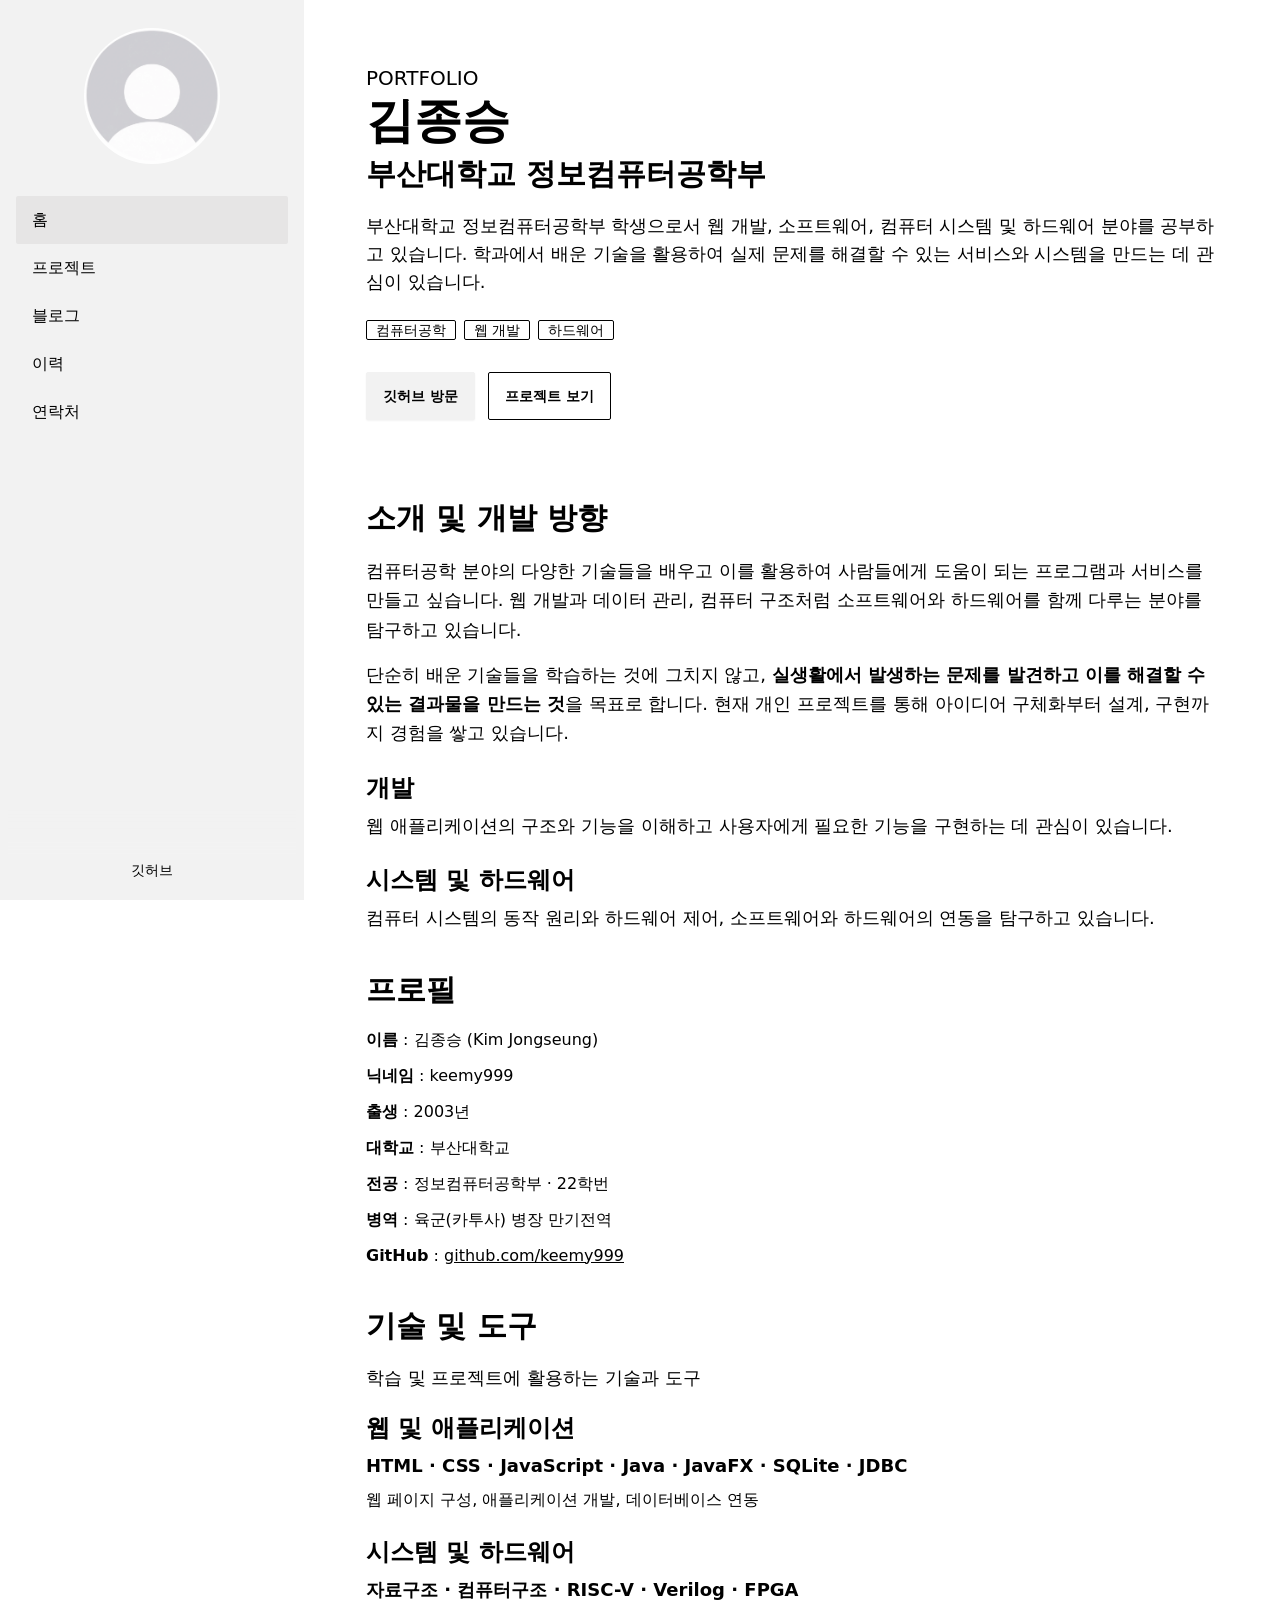
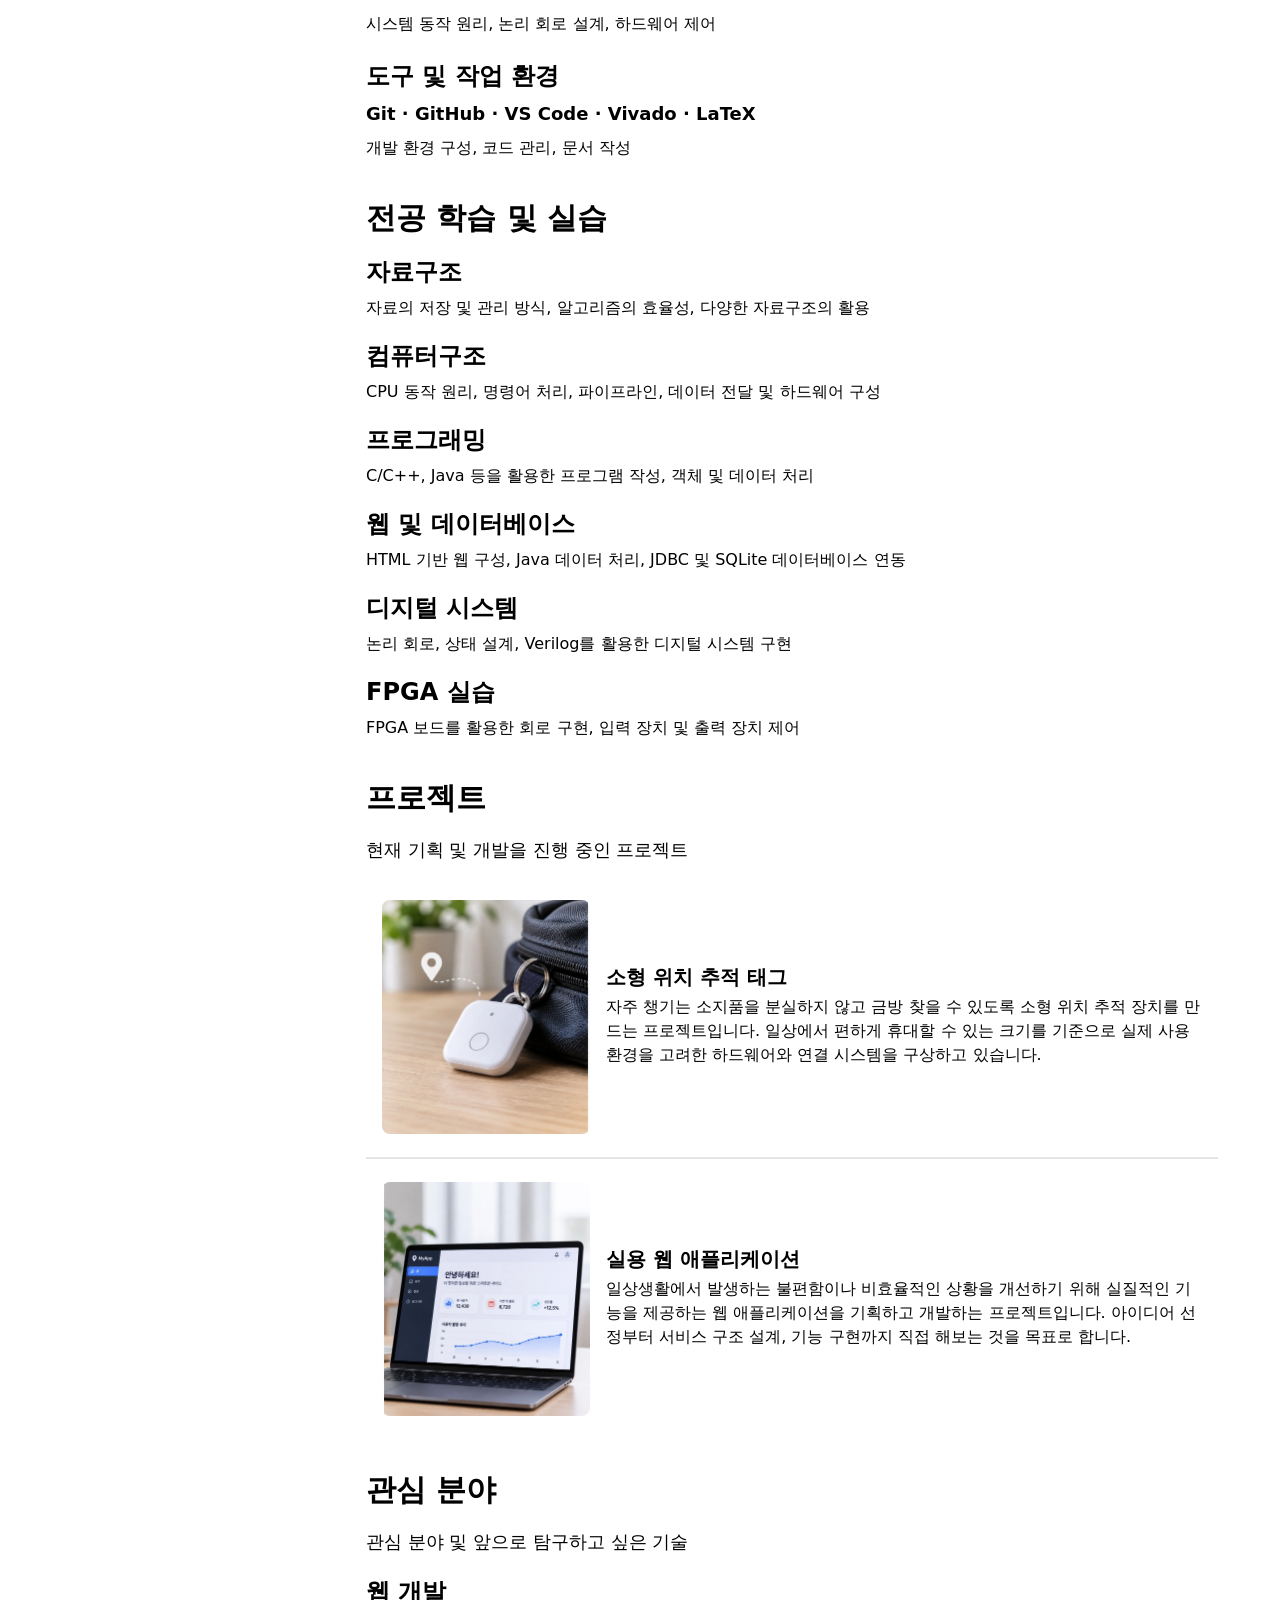
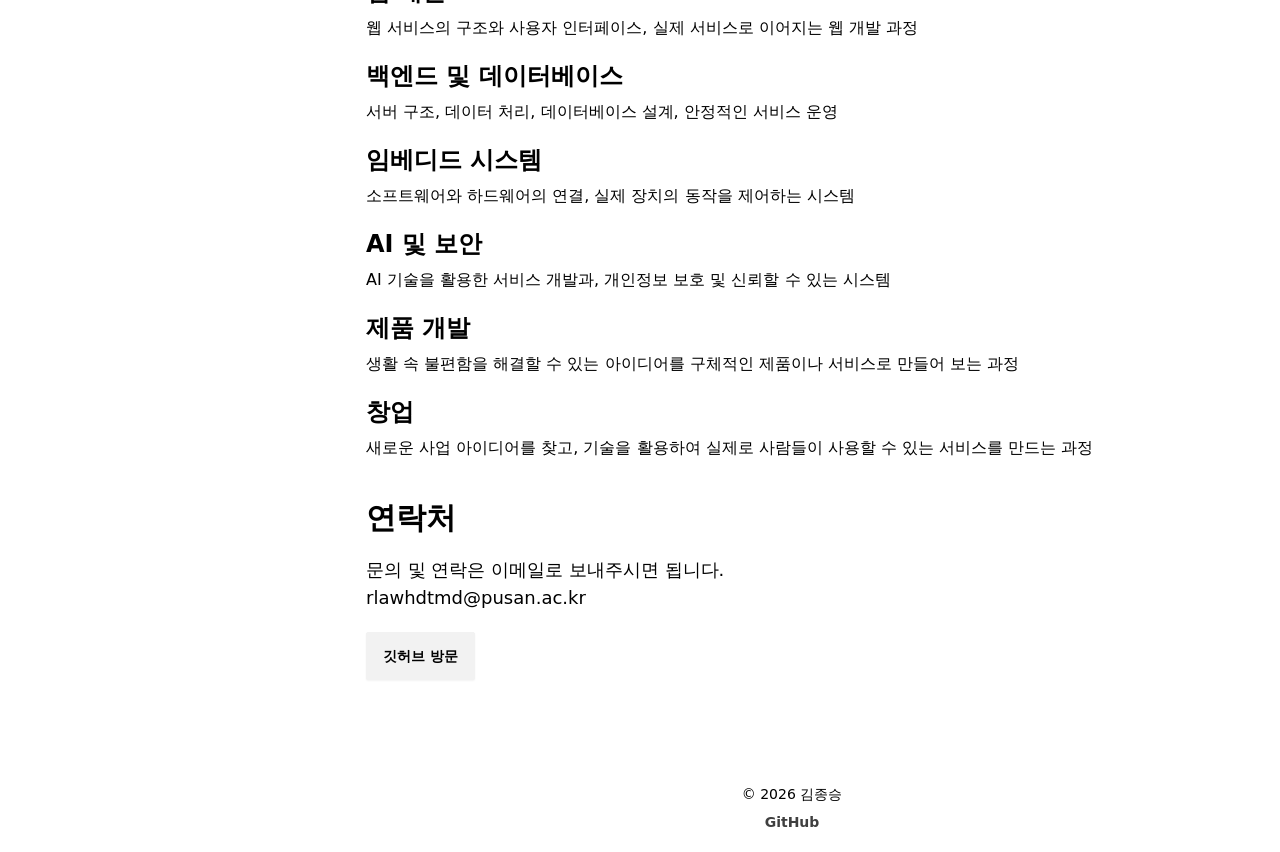
<file: index.html>
<!DOCTYPE html><html lang="en" data-theme="lofi"> <head><!-- Global Metadata --><meta charset="utf-8"><meta name="viewport" content="width=device-width,initial-scale=1"><link rel="icon" type="image/svg+xml" href="/favicon.svg"><meta name="generator" content="Astro v4.16.19"><!-- Primary Meta Tags --><title>김종승 | 포트폴리오</title><meta name="title" content="김종승 | 포트폴리오"><meta name="description" content="소프트웨어 개발, 웹 기술, 컴퓨터 시스템 및 임베디드 분야에 관심이 있는 컴퓨터공학 전공 학생입니다."><!-- Open Graph / Facebook --><meta property="og:type" content="website"><meta property="og:url" content="https://keemy999.github.io/"><meta property="og:title" content="김종승 | 포트폴리오"><meta property="og:description" content="소프트웨어 개발, 웹 기술, 컴퓨터 시스템 및 임베디드 분야에 관심이 있는 컴퓨터공학 전공 학생입니다."><meta property="og:image" content="https://keemy999.github.io/social_img.webp"><!-- Twitter --><meta property="twitter:card" content="summary_large_image"><meta property="twitter:url" content="https://keemy999.github.io/"><meta property="twitter:title" content="김종승 | 포트폴리오"><meta property="twitter:description" content="소프트웨어 개발, 웹 기술, 컴퓨터 시스템 및 임베디드 분야에 관심이 있는 컴퓨터공학 전공 학생입니다."><meta property="twitter:image" content="https://keemy999.github.io/social_img.webp"><meta name="astro-view-transitions-enabled" content="true"><meta name="astro-view-transitions-fallback" content="animate"><link rel="stylesheet" href="/assets/blog.vokyPa4X.css">
<style>.time-line-container>div:last-child .education__time>.education__line{display:none}.astro-route-announcer{position:absolute;left:0;top:0;clip:rect(0 0 0 0);clip-path:inset(50%);overflow:hidden;white-space:nowrap;width:1px;height:1px}
</style><script type="module" src="/assets/hoisted.CCwx9WFb.js"></script></head> <body> <div class="bg-base-100 drawer lg:drawer-open"> <input id="my-drawer" type="checkbox" class="drawer-toggle"> <div class="drawer-content bg-base-100"> <div class="sticky lg:hidden top-0 z-30 flex h-16 w-full justify-center bg-opacity-90 backdrop-blur transition-all duration-100 bg-base-100 text-base-content shadow-sm"> <div class="navbar"> <div class="navbar-start"> <label for="my-drawer" class="btn btn-square btn-ghost"> <svg xmlns="http://www.w3.org/2000/svg" fill="none" viewBox="0 0 24 24" class="inline-block w-5 h-5 stroke-current"><path stroke-linecap="round" stroke-linejoin="round" stroke-width="2" d="M4 6h16M4 12h16M4 18h16"></path> </svg> </label> </div> <div class="navbar-center"> <a class="btn btn-ghost normal-case text-xl" href="/">포트폴리오 ⚡️</a> </div> <div class="navbar-end"></div> </div> </div> <div class="md:flex md:justify-center"> <main class="p-6 pt-10 lg:max-w-[900px] max-w-[100vw]">  <div class="pb-12 mt-5"> <div class="text-xl py-1">PORTFOLIO</div> <div class="text-5xl font-bold">김종승</div> <div class="text-3xl py-3 font-bold">부산대학교 정보컴퓨터공학부</div> <div class="py-2"> <text class="text-lg">
부산대학교 정보컴퓨터공학부 학생으로서 웹 개발, 소프트웨어, 컴퓨터 시스템 및 하드웨어 분야를 공부하고 있습니다. 학과에서 배운 기술을 활용하여 실제 문제를 해결할 수 있는 서비스와 시스템을 만드는 데 관심이 있습니다.
</text> </div> <div class="flex flex-wrap gap-2 mt-4"> <span class="badge badge-outline">컴퓨터공학</span> <span class="badge badge-outline">웹 개발</span> <span class="badge badge-outline">하드웨어</span> </div> <div class="mt-8"> <a class="btn" href="https://github.com/keemy999" target="_blank" rel="noopener noreferrer">
깃허브 방문
</a> <a href="#projects" class="btn btn-outline ml-2">
프로젝트 보기
</a> </div> </div> <div id="about" class="mt-8 mb-10"> <div class="text-3xl font-bold mb-5">소개 및 개발 방향</div> <p class="text-lg leading-relaxed">
컴퓨터공학 분야의 다양한 기술들을 배우고 이를 활용하여 사람들에게 도움이 되는 프로그램과 서비스를 만들고 싶습니다. 웹 개발과 데이터 관리, 컴퓨터 구조처럼 소프트웨어와 하드웨어를 함께 다루는 분야를 탐구하고 있습니다.
</p> <p class="text-lg leading-relaxed mt-4">
단순히 배운 기술들을 학습하는 것에 그치지 않고, <strong>실생활에서 발생하는 문제를 발견하고 이를 해결할 수 있는 결과물을 만드는 것</strong>을 목표로 합니다. 현재 개인 프로젝트를 통해 아이디어 구체화부터 설계, 구현까지 경험을 쌓고 있습니다.
</p> <div class="mt-6"> <div class="text-2xl font-bold mb-2">개발</div> <p class="text-lg">
웹 애플리케이션의 구조와 기능을 이해하고 사용자에게 필요한 기능을 구현하는 데 관심이 있습니다.
</p> </div> <div class="mt-6"> <div class="text-2xl font-bold mb-2">시스템 및 하드웨어</div> <p class="text-lg">
컴퓨터 시스템의 동작 원리와 하드웨어 제어, 소프트웨어와 하드웨어의 연동을 탐구하고 있습니다.
</p> </div> </div> <div id="profile" class="mt-10 mb-10"> <div class="text-3xl font-bold mb-5">프로필</div> <div class="grid grid-cols-1 gap-3"> <div><strong>이름</strong> : 김종승 (Kim Jongseung)</div> <div><strong>닉네임</strong> : keemy999</div> <div><strong>출생</strong> : 2003년</div> <div><strong>대학교</strong> : 부산대학교</div> <div><strong>전공</strong> : 정보컴퓨터공학부 · 22학번</div> <div><strong>병역</strong> : 육군(카투사) 병장 만기전역</div> <div> <strong>GitHub</strong> :
<a href="https://github.com/keemy999" target="_blank" rel="noopener noreferrer" class="link">
github.com/keemy999
</a> </div> </div> </div> <div id="skills" class="mt-10 mb-10"> <div class="text-3xl font-bold mb-5">기술 및 도구</div> <p class="text-lg mb-5">학습 및 프로젝트에 활용하는 기술과 도구</p> <div class="mt-5"> <div class="text-2xl font-bold mb-2">웹 및 애플리케이션</div> <p class="text-lg font-semibold">HTML · CSS · JavaScript · Java · JavaFX · SQLite · JDBC</p> <p class="mt-2">웹 페이지 구성, 애플리케이션 개발, 데이터베이스 연동</p> </div> <div class="mt-6"> <div class="text-2xl font-bold mb-2">시스템 및 하드웨어</div> <p class="text-lg font-semibold">자료구조 · 컴퓨터구조 · RISC-V · Verilog · FPGA</p> <p class="mt-2">시스템 동작 원리, 논리 회로 설계, 하드웨어 제어</p> </div> <div class="mt-6"> <div class="text-2xl font-bold mb-2">도구 및 작업 환경</div> <p class="text-lg font-semibold">Git · GitHub · VS Code · Vivado · LaTeX</p> <p class="mt-2">개발 환경 구성, 코드 관리, 문서 작성</p> </div> </div> <div id="coursework" class="mt-10 mb-10"> <div class="text-3xl font-bold mb-5">전공 학습 및 실습</div> <div class="mt-5"> <div class="text-2xl font-bold mb-2">자료구조</div> <p>자료의 저장 및 관리 방식, 알고리즘의 효율성, 다양한 자료구조의 활용</p> </div> <div class="mt-5"> <div class="text-2xl font-bold mb-2">컴퓨터구조</div> <p>CPU 동작 원리, 명령어 처리, 파이프라인, 데이터 전달 및 하드웨어 구성</p> </div> <div class="mt-5"> <div class="text-2xl font-bold mb-2">프로그래밍</div> <p>C/C++, Java 등을 활용한 프로그램 작성, 객체 및 데이터 처리</p> </div> <div class="mt-5"> <div class="text-2xl font-bold mb-2">웹 및 데이터베이스</div> <p>HTML 기반 웹 구성, Java 데이터 처리, JDBC 및 SQLite 데이터베이스 연동</p> </div> <div class="mt-5"> <div class="text-2xl font-bold mb-2">디지털 시스템</div> <p>논리 회로, 상태 설계, Verilog를 활용한 디지털 시스템 구현</p> </div> <div class="mt-5"> <div class="text-2xl font-bold mb-2">FPGA 실습</div> <p>FPGA 보드를 활용한 회로 구현, 입력 장치 및 출력 장치 제어</p> </div> </div> <div id="projects" class="mt-10 mb-10"> <div class="text-3xl w-full font-bold mb-5">프로젝트</div> <p class="text-lg mb-5">현재 기획 및 개발을 진행 중인 프로젝트</p> <div class="rounded-lg bg-base-100 hover:shadow-xl transition ease-in-out hover:scale-[102%]"> <a href="/projects" target="_blank"> <div class="hero-content flex-col md:flex-row"> <img src="/location-tag.webp" width="750" height="422" alt="소형 위치 추적 태그" class="max-w-full md:max-w-[13rem] rounded-lg"> <div class="grow w-full"> <h1 class="text-xl font-bold"> 소형 위치 추적 태그  </h1> <p class="py-1 text-1xl">자주 챙기는 소지품을 분실하지 않고 금방 찾을 수 있도록 소형 위치 추적 장치를 만드는 프로젝트입니다. 일상에서 편하게 휴대할 수 있는 크기를 기준으로 실제 사용 환경을 고려한 하드웨어와 연결 시스템을 구상하고 있습니다.</p>  </div> </div> </a> </div> <div class="divider my-0"></div> <div class="rounded-lg bg-base-100 hover:shadow-xl transition ease-in-out hover:scale-[102%]"> <a href="/projects" target="_blank"> <div class="hero-content flex-col md:flex-row"> <img src="/web-app.webp" width="750" height="422" alt="실용 웹 애플리케이션" class="max-w-full md:max-w-[13rem] rounded-lg"> <div class="grow w-full"> <h1 class="text-xl font-bold"> 실용 웹 애플리케이션  </h1> <p class="py-1 text-1xl">일상생활에서 발생하는 불편함이나 비효율적인 상황을 개선하기 위해 실질적인 기능을 제공하는 웹 애플리케이션을 기획하고 개발하는 프로젝트입니다. 아이디어 선정부터 서비스 구조 설계, 기능 구현까지 직접 해보는 것을 목표로 합니다.</p>  </div> </div> </a> </div> </div> <div id="interests" class="mt-10 mb-10"> <div class="text-3xl font-bold mb-5">관심 분야</div> <p class="text-lg mb-5">관심 분야 및 앞으로 탐구하고 싶은 기술</p> <div class="mt-5"> <div class="text-2xl font-bold mb-2">웹 개발</div> <p>웹 서비스의 구조와 사용자 인터페이스, 실제 서비스로 이어지는 웹 개발 과정</p> </div> <div class="mt-5"> <div class="text-2xl font-bold mb-2">백엔드 및 데이터베이스</div> <p>서버 구조, 데이터 처리, 데이터베이스 설계, 안정적인 서비스 운영</p> </div> <div class="mt-5"> <div class="text-2xl font-bold mb-2">임베디드 시스템</div> <p>소프트웨어와 하드웨어의 연결, 실제 장치의 동작을 제어하는 시스템</p> </div> <div class="mt-5"> <div class="text-2xl font-bold mb-2">AI 및 보안</div> <p>AI 기술을 활용한 서비스 개발과, 개인정보 보호 및 신뢰할 수 있는 시스템</p> </div> <div class="mt-5"> <div class="text-2xl font-bold mb-2">제품 개발</div> <p>생활 속 불편함을 해결할 수 있는 아이디어를 구체적인 제품이나 서비스로 만들어 보는 과정</p> </div> <div class="mt-5"> <div class="text-2xl font-bold mb-2">창업</div> <p>새로운 사업 아이디어를 찾고, 기술을 활용하여 실제로 사람들이 사용할 수 있는 서비스를 만드는 과정</p> </div> </div> <div id="contact" class="mt-10 mb-10"> <div class="text-3xl font-bold mb-5">연락처</div> <p class="text-lg">
문의 및 연락은 이메일로 보내주시면 됩니다.
<br>
rlawhdtmd@pusan.ac.kr
</p> <div class="mt-5"> <a class="btn" href="https://github.com/keemy999" target="_blank" rel="noopener noreferrer">
깃허브 방문
</a> </div> </div>  </main> </div> <footer class="footer footer-center block mb-5 pt-10"> <div class="pb-2">
&copy; 2026 김종승
</div> <div class="inline opacity-75"> <a href="https://github.com/keemy999" target="_blank" class="font-bold">
GitHub
</a> </div> </footer>  </div> <div class="drawer-side z-40"> <label for="my-drawer" class="drawer-overlay"></label> <aside class="px-2 pt-2 h-auto min-h-full w-[19rem] bg-base-200 text-base-content flex flex-col"> <div class="w-fit mx-auto mt-5 mb-6"> <a href="/"> <div class="avatar transition ease-in-out hover:scale-[102%] block m-auto"> <div class="w-[8.5rem]"> <img src="/profile.webp" class="mask mask-circle" alt="Profile image" width="300" height="300" loading="lazy" decoding="async"> </div> </div> </a> </div> <ul class="menu grow shrink menu-md overflow-y-auto"> <li><a class="py-3 text-base" id="home" href="/">홈</a></li> <li><a class="py-3 text-base" id="projects" href="/projects">프로젝트</a></li> <li><a class="py-3 text-base" id="blog" href="/blog">블로그</a></li> <li><a class="py-3 text-base" id="cv" href="/cv">이력</a></li> <li><a class="py-3 text-base" href="/#contact">연락처</a></li> </ul> <script>(function(){const sideBarActiveItemID = "home";
const activeClass = "bg-base-300";

const activeItemElem = document.getElementById(sideBarActiveItemID);
activeItemElem && activeItemElem.classList.add(activeClass);
})();</script> <div class="block sticky pointer-events-none bottom-10 bg-base-200 justify-center h-12 [mask-image:linear-gradient(transparent,#000000)]"></div> <div class="social-icons px-4 pb-5 pt-1 flex self-center justify-center sticky bottom-0 bg-base-200"> <a href="https://github.com/keemy999" target="_blank" rel="noopener noreferrer" class="mx-3 text-sm" aria-label="깃허브" title="깃허브">
깃허브
</a> </div> </aside> </div> </div> </body></html>
</file>
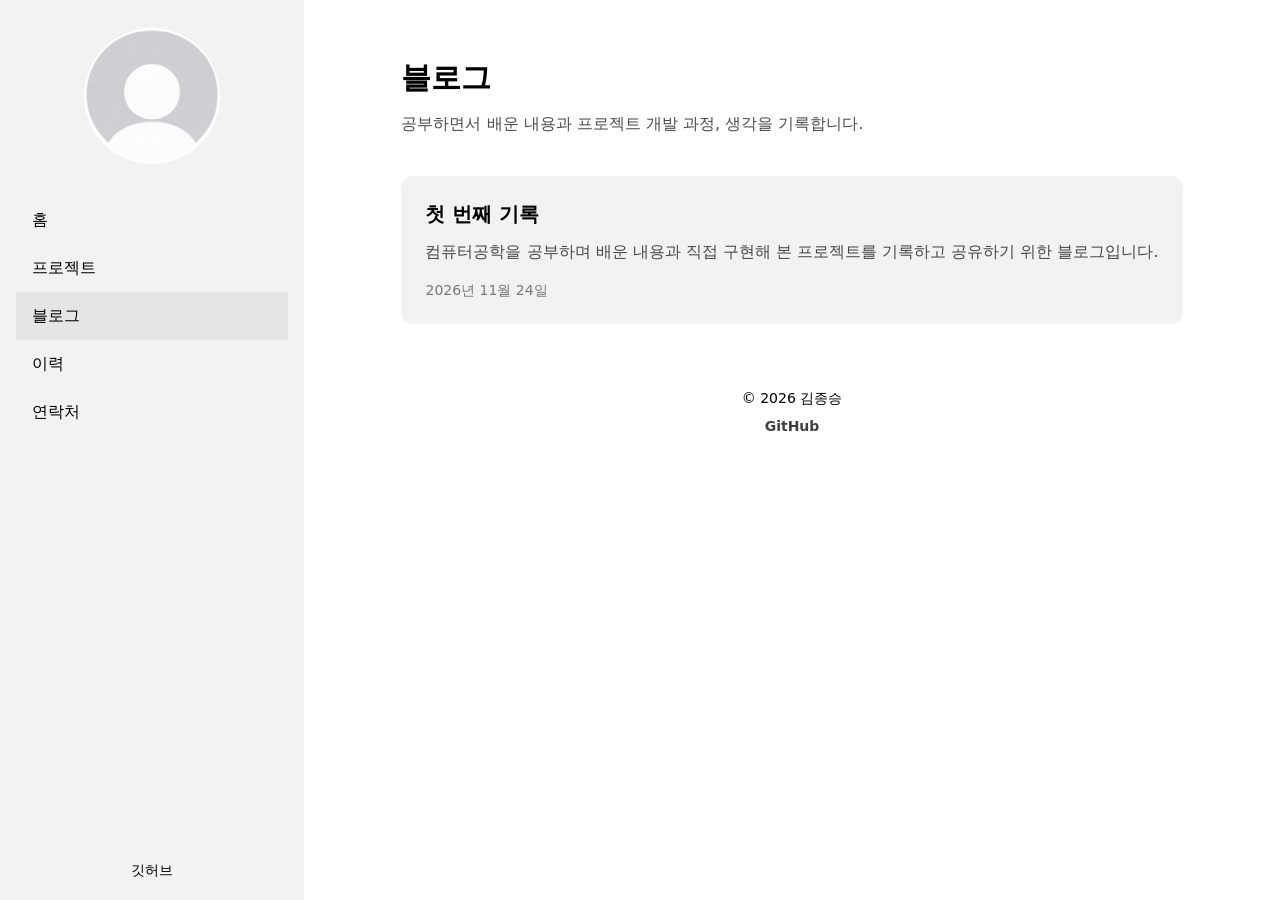
<file: blog/index.html>
<!DOCTYPE html><html lang="en" data-theme="lofi"> <head><!-- Global Metadata --><meta charset="utf-8"><meta name="viewport" content="width=device-width,initial-scale=1"><link rel="icon" type="image/svg+xml" href="/favicon.svg"><meta name="generator" content="Astro v4.16.19"><!-- Primary Meta Tags --><title>블로그</title><meta name="title" content="블로그"><meta name="description" content="소프트웨어 개발, 웹 기술, 컴퓨터 시스템 및 임베디드 분야에 관심이 있는 컴퓨터공학 전공 학생입니다."><!-- Open Graph / Facebook --><meta property="og:type" content="website"><meta property="og:url" content="https://keemy999.github.io/blog/"><meta property="og:title" content="블로그"><meta property="og:description" content="소프트웨어 개발, 웹 기술, 컴퓨터 시스템 및 임베디드 분야에 관심이 있는 컴퓨터공학 전공 학생입니다."><meta property="og:image" content="https://keemy999.github.io/social_img.webp"><!-- Twitter --><meta property="twitter:card" content="summary_large_image"><meta property="twitter:url" content="https://keemy999.github.io/blog/"><meta property="twitter:title" content="블로그"><meta property="twitter:description" content="소프트웨어 개발, 웹 기술, 컴퓨터 시스템 및 임베디드 분야에 관심이 있는 컴퓨터공학 전공 학생입니다."><meta property="twitter:image" content="https://keemy999.github.io/social_img.webp"><meta name="astro-view-transitions-enabled" content="true"><meta name="astro-view-transitions-fallback" content="animate"><link rel="stylesheet" href="/assets/blog.vokyPa4X.css">
<style>.time-line-container>div:last-child .education__time>.education__line{display:none}.astro-route-announcer{position:absolute;left:0;top:0;clip:rect(0 0 0 0);clip-path:inset(50%);overflow:hidden;white-space:nowrap;width:1px;height:1px}
</style><script type="module" src="/assets/hoisted.CCwx9WFb.js"></script></head> <body> <div class="bg-base-100 drawer lg:drawer-open"> <input id="my-drawer" type="checkbox" class="drawer-toggle"> <div class="drawer-content bg-base-100"> <div class="sticky lg:hidden top-0 z-30 flex h-16 w-full justify-center bg-opacity-90 backdrop-blur transition-all duration-100 bg-base-100 text-base-content shadow-sm"> <div class="navbar"> <div class="navbar-start"> <label for="my-drawer" class="btn btn-square btn-ghost"> <svg xmlns="http://www.w3.org/2000/svg" fill="none" viewBox="0 0 24 24" class="inline-block w-5 h-5 stroke-current"><path stroke-linecap="round" stroke-linejoin="round" stroke-width="2" d="M4 6h16M4 12h16M4 18h16"></path> </svg> </label> </div> <div class="navbar-center"> <a class="btn btn-ghost normal-case text-xl" href="/">포트폴리오 ⚡️</a> </div> <div class="navbar-end"></div> </div> </div> <div class="md:flex md:justify-center"> <main class="p-6 pt-10 lg:max-w-[900px] max-w-[100vw]">  <div class="mt-5 mb-10"> <h1 class="text-3xl font-bold mb-4">블로그</h1> <p class="text-base opacity-70">
공부하면서 배운 내용과 프로젝트 개발 과정, 생각을 기록합니다.
</p> </div> <div class="card bg-base-200 p-6 rounded-xl"> <h2 class="text-xl font-bold mb-3">첫 번째 기록</h2> <p class="opacity-70 mb-4">
컴퓨터공학을 공부하며 배운 내용과 직접 구현해 본 프로젝트를 기록하고 공유하기 위한 블로그입니다.
</p> <p class="text-sm opacity-50">2026년 11월 24일</p> </div>  </main> </div> <footer class="footer footer-center block mb-5 pt-10"> <div class="pb-2">
&copy; 2026 김종승
</div> <div class="inline opacity-75"> <a href="https://github.com/keemy999" target="_blank" class="font-bold">
GitHub
</a> </div> </footer>  </div> <div class="drawer-side z-40"> <label for="my-drawer" class="drawer-overlay"></label> <aside class="px-2 pt-2 h-auto min-h-full w-[19rem] bg-base-200 text-base-content flex flex-col"> <div class="w-fit mx-auto mt-5 mb-6"> <a href="/"> <div class="avatar transition ease-in-out hover:scale-[102%] block m-auto"> <div class="w-[8.5rem]"> <img src="/profile.webp" class="mask mask-circle" alt="Profile image" width="300" height="300" loading="lazy" decoding="async"> </div> </div> </a> </div> <ul class="menu grow shrink menu-md overflow-y-auto"> <li><a class="py-3 text-base" id="home" href="/">홈</a></li> <li><a class="py-3 text-base" id="projects" href="/projects">프로젝트</a></li> <li><a class="py-3 text-base" id="blog" href="/blog">블로그</a></li> <li><a class="py-3 text-base" id="cv" href="/cv">이력</a></li> <li><a class="py-3 text-base" href="/#contact">연락처</a></li> </ul> <script>(function(){const sideBarActiveItemID = "blog";
const activeClass = "bg-base-300";

const activeItemElem = document.getElementById(sideBarActiveItemID);
activeItemElem && activeItemElem.classList.add(activeClass);
})();</script> <div class="block sticky pointer-events-none bottom-10 bg-base-200 justify-center h-12 [mask-image:linear-gradient(transparent,#000000)]"></div> <div class="social-icons px-4 pb-5 pt-1 flex self-center justify-center sticky bottom-0 bg-base-200"> <a href="https://github.com/keemy999" target="_blank" rel="noopener noreferrer" class="mx-3 text-sm" aria-label="깃허브" title="깃허브">
깃허브
</a> </div> </aside> </div> </div> </body></html>
</file>
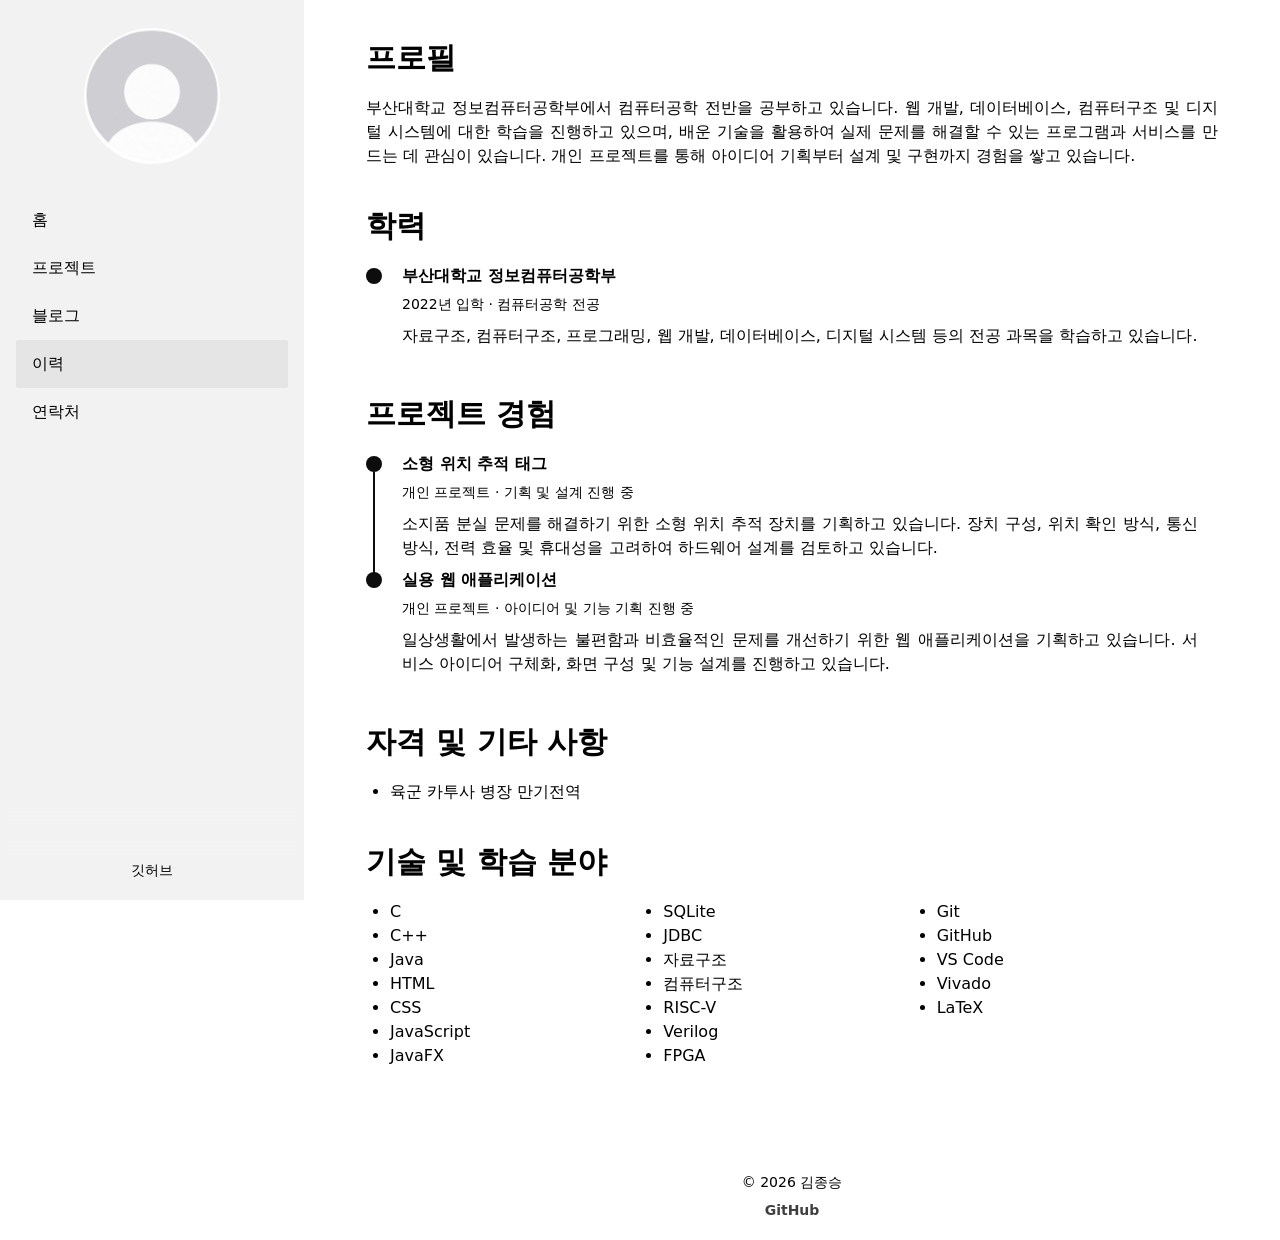
<file: cv/index.html>
<!DOCTYPE html><html lang="en" data-theme="lofi"> <head><!-- Global Metadata --><meta charset="utf-8"><meta name="viewport" content="width=device-width,initial-scale=1"><link rel="icon" type="image/svg+xml" href="/favicon.svg"><meta name="generator" content="Astro v4.16.19"><!-- Primary Meta Tags --><title>이력</title><meta name="title" content="이력"><meta name="description" content="소프트웨어 개발, 웹 기술, 컴퓨터 시스템 및 임베디드 분야에 관심이 있는 컴퓨터공학 전공 학생입니다."><!-- Open Graph / Facebook --><meta property="og:type" content="website"><meta property="og:url" content="https://keemy999.github.io/cv/"><meta property="og:title" content="이력"><meta property="og:description" content="소프트웨어 개발, 웹 기술, 컴퓨터 시스템 및 임베디드 분야에 관심이 있는 컴퓨터공학 전공 학생입니다."><meta property="og:image" content="https://keemy999.github.io/social_img.webp"><!-- Twitter --><meta property="twitter:card" content="summary_large_image"><meta property="twitter:url" content="https://keemy999.github.io/cv/"><meta property="twitter:title" content="이력"><meta property="twitter:description" content="소프트웨어 개발, 웹 기술, 컴퓨터 시스템 및 임베디드 분야에 관심이 있는 컴퓨터공학 전공 학생입니다."><meta property="twitter:image" content="https://keemy999.github.io/social_img.webp"><meta name="astro-view-transitions-enabled" content="true"><meta name="astro-view-transitions-fallback" content="animate"><link rel="stylesheet" href="/assets/blog.vokyPa4X.css">
<style>.time-line-container>div:last-child .education__time>.education__line{display:none}.astro-route-announcer{position:absolute;left:0;top:0;clip:rect(0 0 0 0);clip-path:inset(50%);overflow:hidden;white-space:nowrap;width:1px;height:1px}
</style><script type="module" src="/assets/hoisted.CCwx9WFb.js"></script></head> <body> <div class="bg-base-100 drawer lg:drawer-open"> <input id="my-drawer" type="checkbox" class="drawer-toggle"> <div class="drawer-content bg-base-100"> <div class="sticky lg:hidden top-0 z-30 flex h-16 w-full justify-center bg-opacity-90 backdrop-blur transition-all duration-100 bg-base-100 text-base-content shadow-sm"> <div class="navbar"> <div class="navbar-start"> <label for="my-drawer" class="btn btn-square btn-ghost"> <svg xmlns="http://www.w3.org/2000/svg" fill="none" viewBox="0 0 24 24" class="inline-block w-5 h-5 stroke-current"><path stroke-linecap="round" stroke-linejoin="round" stroke-width="2" d="M4 6h16M4 12h16M4 18h16"></path> </svg> </label> </div> <div class="navbar-center"> <a class="btn btn-ghost normal-case text-xl" href="/">포트폴리오 ⚡️</a> </div> <div class="navbar-end"></div> </div> </div> <div class="md:flex md:justify-center"> <main class="p-6 pt-10 lg:max-w-[900px] max-w-[100vw]">  <div class="mb-5"> <div class="text-3xl w-full font-bold">프로필</div> </div> <div class="mb-10 text-justify">
부산대학교 정보컴퓨터공학부에서 컴퓨터공학 전반을 공부하고 있습니다.
    웹 개발, 데이터베이스, 컴퓨터구조 및 디지털 시스템에 대한 학습을 진행하고 있으며,
    배운 기술을 활용하여 실제 문제를 해결할 수 있는 프로그램과 서비스를 만드는 데 관심이 있습니다.
    개인 프로젝트를 통해 아이디어 기획부터 설계 및 구현까지 경험을 쌓고 있습니다.
</div> <div class="mb-5"> <div class="text-3xl w-full font-bold">학력</div> </div> <div class="time-line-container grid gap-4 mb-10"> <div class="flex"> <div class="education__time"> <span class="w-4 h-4 bg-primary block rounded-full mt-1"></span> <span class="education__line bg-primary block h-full w-[2px] translate-x-[7px]"></span> </div> <div class="experience__data bd-grid px-5"> <h3 class="font-semibold mb-1">부산대학교 정보컴퓨터공학부</h3> <span class="font-light text-sm">2022년 입학 · 컴퓨터공학 전공</span> <p class="my-2 text-justify"> 
자료구조, 컴퓨터구조, 프로그래밍, 웹 개발, 데이터베이스, 디지털 시스템 등의 전공 과목을 학습하고 있습니다.
 </p> </div> </div> </div> <div class="mb-5"> <div class="text-3xl w-full font-bold">프로젝트 경험</div> </div> <div class="time-line-container mb-10"> <div class="flex"> <div class="education__time"> <span class="w-4 h-4 bg-primary block rounded-full mt-1"></span> <span class="education__line bg-primary block h-full w-[2px] translate-x-[7px]"></span> </div> <div class="experience__data bd-grid px-5"> <h3 class="font-semibold mb-1">소형 위치 추적 태그</h3> <span class="font-light text-sm">개인 프로젝트 · 기획 및 설계 진행 중</span> <p class="my-2 text-justify"> 
소지품 분실 문제를 해결하기 위한 소형 위치 추적 장치를 기획하고 있습니다.
      장치 구성, 위치 확인 방식, 통신 방식, 전력 효율 및 휴대성을 고려하여 하드웨어 설계를 검토하고 있습니다.
 </p> </div> </div> <div class="flex"> <div class="education__time"> <span class="w-4 h-4 bg-primary block rounded-full mt-1"></span> <span class="education__line bg-primary block h-full w-[2px] translate-x-[7px]"></span> </div> <div class="experience__data bd-grid px-5"> <h3 class="font-semibold mb-1">실용 웹 애플리케이션</h3> <span class="font-light text-sm">개인 프로젝트 · 아이디어 및 기능 기획 진행 중</span> <p class="my-2 text-justify"> 
일상생활에서 발생하는 불편함과 비효율적인 문제를 개선하기 위한 웹 애플리케이션을 기획하고 있습니다.
      서비스 아이디어 구체화, 화면 구성 및 기능 설계를 진행하고 있습니다.
 </p> </div> </div> </div> <div class="mb-5"> <div class="text-3xl w-full font-bold">자격 및 기타 사항</div> </div> <ul class="list-disc mx-6 mb-10 grid gap-2"> <li>육군 카투사 병장 만기전역</li> </ul> <div class="mb-5"> <div class="text-3xl w-full font-bold">기술 및 학습 분야</div> </div> <ul class="list-disc md:columns-3 columns-2 mx-6 mb-10"> <li>C</li> <li>C++</li> <li>Java</li> <li>HTML</li> <li>CSS</li> <li>JavaScript</li> <li>JavaFX</li> <li>SQLite</li> <li>JDBC</li> <li>자료구조</li> <li>컴퓨터구조</li> <li>RISC-V</li> <li>Verilog</li> <li>FPGA</li> <li>Git</li> <li>GitHub</li> <li>VS Code</li> <li>Vivado</li> <li>LaTeX</li> </ul>  </main> </div> <footer class="footer footer-center block mb-5 pt-10"> <div class="pb-2">
&copy; 2026 김종승
</div> <div class="inline opacity-75"> <a href="https://github.com/keemy999" target="_blank" class="font-bold">
GitHub
</a> </div> </footer>  </div> <div class="drawer-side z-40"> <label for="my-drawer" class="drawer-overlay"></label> <aside class="px-2 pt-2 h-auto min-h-full w-[19rem] bg-base-200 text-base-content flex flex-col"> <div class="w-fit mx-auto mt-5 mb-6"> <a href="/"> <div class="avatar transition ease-in-out hover:scale-[102%] block m-auto"> <div class="w-[8.5rem]"> <img src="/profile.webp" class="mask mask-circle" alt="Profile image" width="300" height="300" loading="lazy" decoding="async"> </div> </div> </a> </div> <ul class="menu grow shrink menu-md overflow-y-auto"> <li><a class="py-3 text-base" id="home" href="/">홈</a></li> <li><a class="py-3 text-base" id="projects" href="/projects">프로젝트</a></li> <li><a class="py-3 text-base" id="blog" href="/blog">블로그</a></li> <li><a class="py-3 text-base" id="cv" href="/cv">이력</a></li> <li><a class="py-3 text-base" href="/#contact">연락처</a></li> </ul> <script>(function(){const sideBarActiveItemID = "cv";
const activeClass = "bg-base-300";

const activeItemElem = document.getElementById(sideBarActiveItemID);
activeItemElem && activeItemElem.classList.add(activeClass);
})();</script> <div class="block sticky pointer-events-none bottom-10 bg-base-200 justify-center h-12 [mask-image:linear-gradient(transparent,#000000)]"></div> <div class="social-icons px-4 pb-5 pt-1 flex self-center justify-center sticky bottom-0 bg-base-200"> <a href="https://github.com/keemy999" target="_blank" rel="noopener noreferrer" class="mx-3 text-sm" aria-label="깃허브" title="깃허브">
깃허브
</a> </div> </aside> </div> </div> </body></html>
</file>
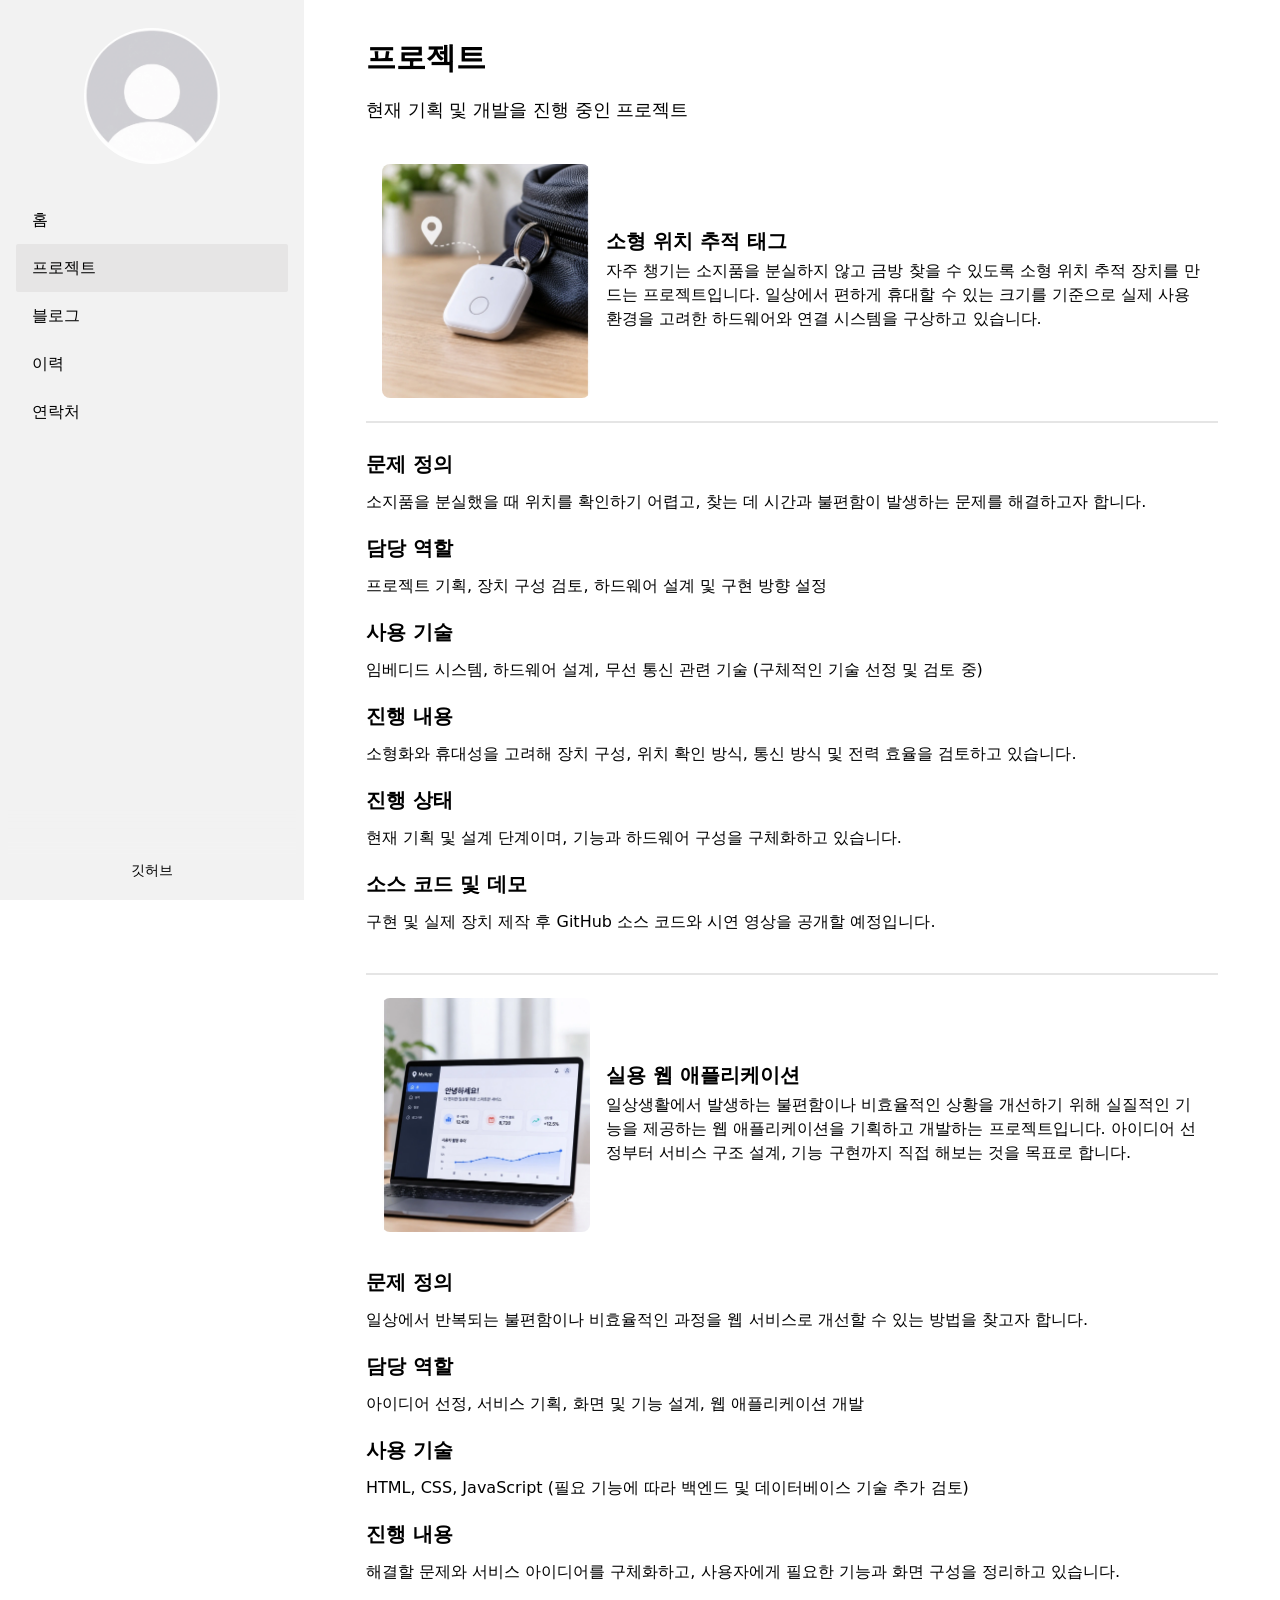
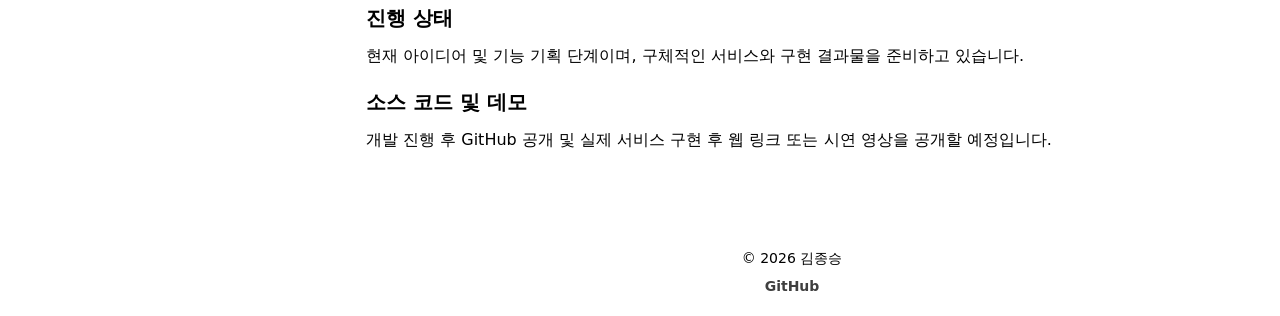
<file: projects/index.html>
<!DOCTYPE html><html lang="en" data-theme="lofi"> <head><!-- Global Metadata --><meta charset="utf-8"><meta name="viewport" content="width=device-width,initial-scale=1"><link rel="icon" type="image/svg+xml" href="/favicon.svg"><meta name="generator" content="Astro v4.16.19"><!-- Primary Meta Tags --><title>프로젝트</title><meta name="title" content="프로젝트"><meta name="description" content="소프트웨어 개발, 웹 기술, 컴퓨터 시스템 및 임베디드 분야에 관심이 있는 컴퓨터공학 전공 학생입니다."><!-- Open Graph / Facebook --><meta property="og:type" content="website"><meta property="og:url" content="https://keemy999.github.io/projects/"><meta property="og:title" content="프로젝트"><meta property="og:description" content="소프트웨어 개발, 웹 기술, 컴퓨터 시스템 및 임베디드 분야에 관심이 있는 컴퓨터공학 전공 학생입니다."><meta property="og:image" content="https://keemy999.github.io/social_img.webp"><!-- Twitter --><meta property="twitter:card" content="summary_large_image"><meta property="twitter:url" content="https://keemy999.github.io/projects/"><meta property="twitter:title" content="프로젝트"><meta property="twitter:description" content="소프트웨어 개발, 웹 기술, 컴퓨터 시스템 및 임베디드 분야에 관심이 있는 컴퓨터공학 전공 학생입니다."><meta property="twitter:image" content="https://keemy999.github.io/social_img.webp"><meta name="astro-view-transitions-enabled" content="true"><meta name="astro-view-transitions-fallback" content="animate"><link rel="stylesheet" href="/assets/blog.vokyPa4X.css">
<style>.time-line-container>div:last-child .education__time>.education__line{display:none}.astro-route-announcer{position:absolute;left:0;top:0;clip:rect(0 0 0 0);clip-path:inset(50%);overflow:hidden;white-space:nowrap;width:1px;height:1px}
</style><script type="module" src="/assets/hoisted.CCwx9WFb.js"></script></head> <body> <div class="bg-base-100 drawer lg:drawer-open"> <input id="my-drawer" type="checkbox" class="drawer-toggle"> <div class="drawer-content bg-base-100"> <div class="sticky lg:hidden top-0 z-30 flex h-16 w-full justify-center bg-opacity-90 backdrop-blur transition-all duration-100 bg-base-100 text-base-content shadow-sm"> <div class="navbar"> <div class="navbar-start"> <label for="my-drawer" class="btn btn-square btn-ghost"> <svg xmlns="http://www.w3.org/2000/svg" fill="none" viewBox="0 0 24 24" class="inline-block w-5 h-5 stroke-current"><path stroke-linecap="round" stroke-linejoin="round" stroke-width="2" d="M4 6h16M4 12h16M4 18h16"></path> </svg> </label> </div> <div class="navbar-center"> <a class="btn btn-ghost normal-case text-xl" href="/">포트폴리오 ⚡️</a> </div> <div class="navbar-end"></div> </div> </div> <div class="md:flex md:justify-center"> <main class="p-6 pt-10 lg:max-w-[900px] max-w-[100vw]">  <div> <div class="text-3xl w-full font-bold mb-5">프로젝트</div> </div> <p class="text-lg mb-6">
현재 기획 및 개발을 진행 중인 프로젝트
</p> <div class="rounded-lg bg-base-100 hover:shadow-xl transition ease-in-out hover:scale-[102%]"> <a href="#" target="_blank"> <div class="hero-content flex-col md:flex-row"> <img src="/location-tag.webp" width="750" height="422" alt="소형 위치 추적 태그" class="max-w-full md:max-w-[13rem] rounded-lg"> <div class="grow w-full"> <h1 class="text-xl font-bold"> 소형 위치 추적 태그  </h1> <p class="py-1 text-1xl">자주 챙기는 소지품을 분실하지 않고 금방 찾을 수 있도록 소형 위치 추적 장치를 만드는 프로젝트입니다. 일상에서 편하게 휴대할 수 있는 크기를 기준으로 실제 사용 환경을 고려한 하드웨어와 연결 시스템을 구상하고 있습니다.</p>  </div> </div> </a> </div> <div class="divider my-0"></div> <div class="mt-5 mb-8"> <div class="text-xl font-bold mb-3">문제 정의</div> <p>소지품을 분실했을 때 위치를 확인하기 어렵고, 찾는 데 시간과 불편함이 발생하는 문제를 해결하고자 합니다.</p> <div class="text-xl font-bold mt-5 mb-3">담당 역할</div> <p>프로젝트 기획, 장치 구성 검토, 하드웨어 설계 및 구현 방향 설정</p> <div class="text-xl font-bold mt-5 mb-3">사용 기술</div> <p>임베디드 시스템, 하드웨어 설계, 무선 통신 관련 기술 (구체적인 기술 선정 및 검토 중)</p> <div class="text-xl font-bold mt-5 mb-3">진행 내용</div> <p>소형화와 휴대성을 고려해 장치 구성, 위치 확인 방식, 통신 방식 및 전력 효율을 검토하고 있습니다.</p> <div class="text-xl font-bold mt-5 mb-3">진행 상태</div> <p>현재 기획 및 설계 단계이며, 기능과 하드웨어 구성을 구체화하고 있습니다.</p> <div class="text-xl font-bold mt-5 mb-3">소스 코드 및 데모</div> <p>구현 및 실제 장치 제작 후 GitHub 소스 코드와 시연 영상을 공개할 예정입니다.</p> </div> <div class="divider my-0"></div> <div class="rounded-lg bg-base-100 hover:shadow-xl transition ease-in-out hover:scale-[102%]"> <a href="#" target="_blank"> <div class="hero-content flex-col md:flex-row"> <img src="/web-app.webp" width="750" height="422" alt="실용 웹 애플리케이션" class="max-w-full md:max-w-[13rem] rounded-lg"> <div class="grow w-full"> <h1 class="text-xl font-bold"> 실용 웹 애플리케이션  </h1> <p class="py-1 text-1xl">일상생활에서 발생하는 불편함이나 비효율적인 상황을 개선하기 위해 실질적인 기능을 제공하는 웹 애플리케이션을 기획하고 개발하는 프로젝트입니다. 아이디어 선정부터 서비스 구조 설계, 기능 구현까지 직접 해보는 것을 목표로 합니다.</p>  </div> </div> </a> </div> <div class="mt-5 mb-8"> <div class="text-xl font-bold mb-3">문제 정의</div> <p>일상에서 반복되는 불편함이나 비효율적인 과정을 웹 서비스로 개선할 수 있는 방법을 찾고자 합니다.</p> <div class="text-xl font-bold mt-5 mb-3">담당 역할</div> <p>아이디어 선정, 서비스 기획, 화면 및 기능 설계, 웹 애플리케이션 개발</p> <div class="text-xl font-bold mt-5 mb-3">사용 기술</div> <p>HTML, CSS, JavaScript (필요 기능에 따라 백엔드 및 데이터베이스 기술 추가 검토)</p> <div class="text-xl font-bold mt-5 mb-3">진행 내용</div> <p>해결할 문제와 서비스 아이디어를 구체화하고, 사용자에게 필요한 기능과 화면 구성을 정리하고 있습니다.</p> <div class="text-xl font-bold mt-5 mb-3">진행 상태</div> <p>현재 아이디어 및 기능 기획 단계이며, 구체적인 서비스와 구현 결과물을 준비하고 있습니다.</p> <div class="text-xl font-bold mt-5 mb-3">소스 코드 및 데모</div> <p>개발 진행 후 GitHub 공개 및 실제 서비스 구현 후 웹 링크 또는 시연 영상을 공개할 예정입니다.</p> </div>  </main> </div> <footer class="footer footer-center block mb-5 pt-10"> <div class="pb-2">
&copy; 2026 김종승
</div> <div class="inline opacity-75"> <a href="https://github.com/keemy999" target="_blank" class="font-bold">
GitHub
</a> </div> </footer>  </div> <div class="drawer-side z-40"> <label for="my-drawer" class="drawer-overlay"></label> <aside class="px-2 pt-2 h-auto min-h-full w-[19rem] bg-base-200 text-base-content flex flex-col"> <div class="w-fit mx-auto mt-5 mb-6"> <a href="/"> <div class="avatar transition ease-in-out hover:scale-[102%] block m-auto"> <div class="w-[8.5rem]"> <img src="/profile.webp" class="mask mask-circle" alt="Profile image" width="300" height="300" loading="lazy" decoding="async"> </div> </div> </a> </div> <ul class="menu grow shrink menu-md overflow-y-auto"> <li><a class="py-3 text-base" id="home" href="/">홈</a></li> <li><a class="py-3 text-base" id="projects" href="/projects">프로젝트</a></li> <li><a class="py-3 text-base" id="blog" href="/blog">블로그</a></li> <li><a class="py-3 text-base" id="cv" href="/cv">이력</a></li> <li><a class="py-3 text-base" href="/#contact">연락처</a></li> </ul> <script>(function(){const sideBarActiveItemID = "projects";
const activeClass = "bg-base-300";

const activeItemElem = document.getElementById(sideBarActiveItemID);
activeItemElem && activeItemElem.classList.add(activeClass);
})();</script> <div class="block sticky pointer-events-none bottom-10 bg-base-200 justify-center h-12 [mask-image:linear-gradient(transparent,#000000)]"></div> <div class="social-icons px-4 pb-5 pt-1 flex self-center justify-center sticky bottom-0 bg-base-200"> <a href="https://github.com/keemy999" target="_blank" rel="noopener noreferrer" class="mx-3 text-sm" aria-label="깃허브" title="깃허브">
깃허브
</a> </div> </aside> </div> </div> </body></html>
</file>
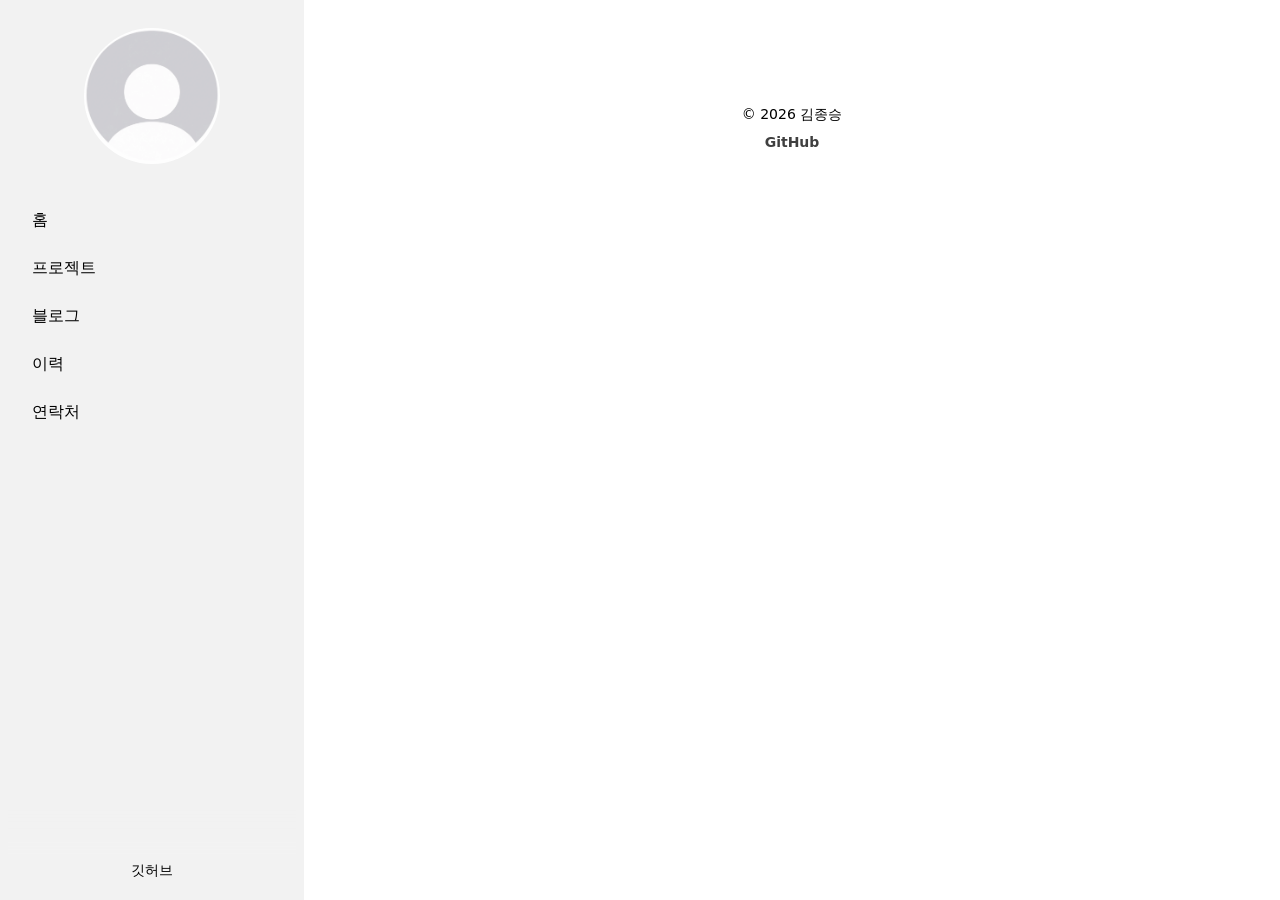
<file: store/index.html>
<!DOCTYPE html><html lang="en" data-theme="lofi"> <head><!-- Global Metadata --><meta charset="utf-8"><meta name="viewport" content="width=device-width,initial-scale=1"><link rel="icon" type="image/svg+xml" href="/favicon.svg"><meta name="generator" content="Astro v4.16.19"><!-- Primary Meta Tags --><title>Store</title><meta name="title" content="Store"><meta name="description" content="소프트웨어 개발, 웹 기술, 컴퓨터 시스템 및 임베디드 분야에 관심이 있는 컴퓨터공학 전공 학생입니다."><!-- Open Graph / Facebook --><meta property="og:type" content="website"><meta property="og:url" content="https://keemy999.github.io/store/"><meta property="og:title" content="Store"><meta property="og:description" content="소프트웨어 개발, 웹 기술, 컴퓨터 시스템 및 임베디드 분야에 관심이 있는 컴퓨터공학 전공 학생입니다."><meta property="og:image" content="https://keemy999.github.io/social_img.webp"><!-- Twitter --><meta property="twitter:card" content="summary_large_image"><meta property="twitter:url" content="https://keemy999.github.io/store/"><meta property="twitter:title" content="Store"><meta property="twitter:description" content="소프트웨어 개발, 웹 기술, 컴퓨터 시스템 및 임베디드 분야에 관심이 있는 컴퓨터공학 전공 학생입니다."><meta property="twitter:image" content="https://keemy999.github.io/social_img.webp"><meta name="astro-view-transitions-enabled" content="true"><meta name="astro-view-transitions-fallback" content="animate"><link rel="stylesheet" href="/assets/blog.vokyPa4X.css">
<style>.time-line-container>div:last-child .education__time>.education__line{display:none}.astro-route-announcer{position:absolute;left:0;top:0;clip:rect(0 0 0 0);clip-path:inset(50%);overflow:hidden;white-space:nowrap;width:1px;height:1px}
</style><script type="module" src="/assets/hoisted.CCwx9WFb.js"></script></head> <body> <div class="bg-base-100 drawer lg:drawer-open"> <input id="my-drawer" type="checkbox" class="drawer-toggle"> <div class="drawer-content bg-base-100"> <div class="sticky lg:hidden top-0 z-30 flex h-16 w-full justify-center bg-opacity-90 backdrop-blur transition-all duration-100 bg-base-100 text-base-content shadow-sm"> <div class="navbar"> <div class="navbar-start"> <label for="my-drawer" class="btn btn-square btn-ghost"> <svg xmlns="http://www.w3.org/2000/svg" fill="none" viewBox="0 0 24 24" class="inline-block w-5 h-5 stroke-current"><path stroke-linecap="round" stroke-linejoin="round" stroke-width="2" d="M4 6h16M4 12h16M4 18h16"></path> </svg> </label> </div> <div class="navbar-center"> <a class="btn btn-ghost normal-case text-xl" href="/">포트폴리오 ⚡️</a> </div> <div class="navbar-end"></div> </div> </div> <div class="md:flex md:justify-center"> <main class="p-6 pt-10 lg:max-w-[900px] max-w-[100vw]">  <ul>  </ul> <div class="flex justify-between"> <div></div> <div></div> </div>  </main> </div> <footer class="footer footer-center block mb-5 pt-10"> <div class="pb-2">
&copy; 2026 김종승
</div> <div class="inline opacity-75"> <a href="https://github.com/keemy999" target="_blank" class="font-bold">
GitHub
</a> </div> </footer>  </div> <div class="drawer-side z-40"> <label for="my-drawer" class="drawer-overlay"></label> <aside class="px-2 pt-2 h-auto min-h-full w-[19rem] bg-base-200 text-base-content flex flex-col"> <div class="w-fit mx-auto mt-5 mb-6"> <a href="/"> <div class="avatar transition ease-in-out hover:scale-[102%] block m-auto"> <div class="w-[8.5rem]"> <img src="/profile.webp" class="mask mask-circle" alt="Profile image" width="300" height="300" loading="lazy" decoding="async"> </div> </div> </a> </div> <ul class="menu grow shrink menu-md overflow-y-auto"> <li><a class="py-3 text-base" id="home" href="/">홈</a></li> <li><a class="py-3 text-base" id="projects" href="/projects">프로젝트</a></li> <li><a class="py-3 text-base" id="blog" href="/blog">블로그</a></li> <li><a class="py-3 text-base" id="cv" href="/cv">이력</a></li> <li><a class="py-3 text-base" href="/#contact">연락처</a></li> </ul> <script>(function(){const sideBarActiveItemID = "store";
const activeClass = "bg-base-300";

const activeItemElem = document.getElementById(sideBarActiveItemID);
activeItemElem && activeItemElem.classList.add(activeClass);
})();</script> <div class="block sticky pointer-events-none bottom-10 bg-base-200 justify-center h-12 [mask-image:linear-gradient(transparent,#000000)]"></div> <div class="social-icons px-4 pb-5 pt-1 flex self-center justify-center sticky bottom-0 bg-base-200"> <a href="https://github.com/keemy999" target="_blank" rel="noopener noreferrer" class="mx-3 text-sm" aria-label="깃허브" title="깃허브">
깃허브
</a> </div> </aside> </div> </div> </body></html>
</file>
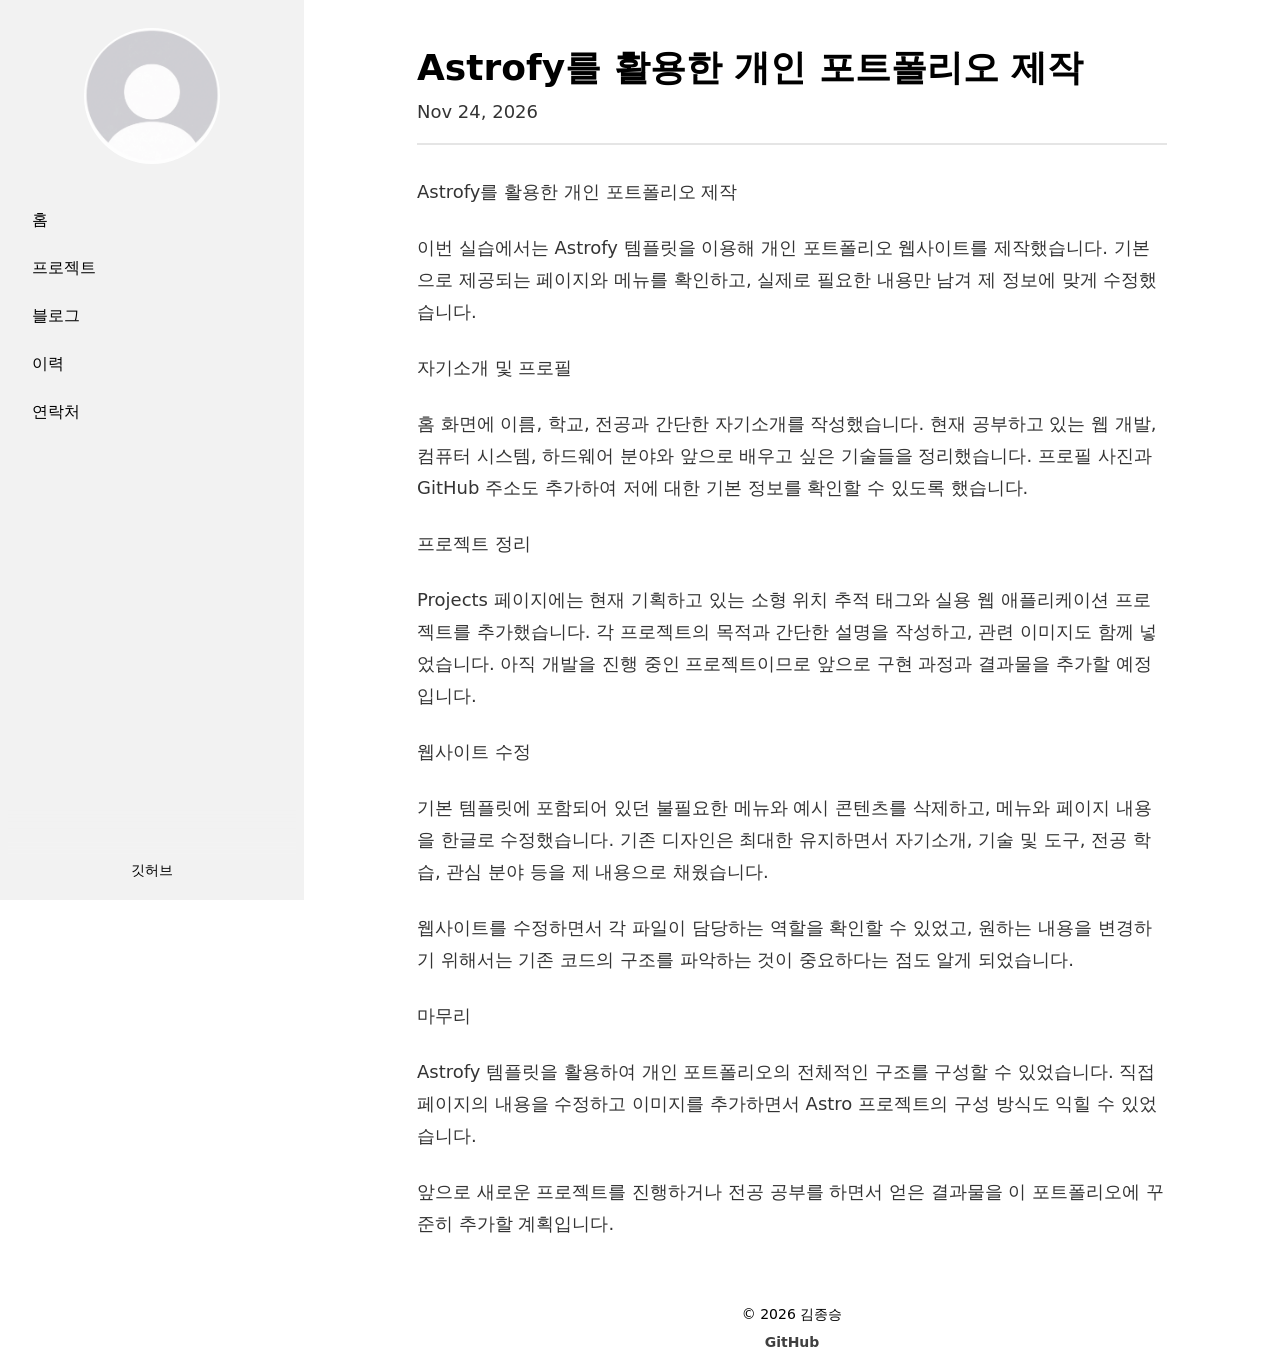
<file: blog/astrofy/index.html>
<!DOCTYPE html><html lang="en" data-theme="lofi"> <head><!-- Global Metadata --><meta charset="utf-8"><meta name="viewport" content="width=device-width,initial-scale=1"><link rel="icon" type="image/svg+xml" href="/favicon.svg"><meta name="generator" content="Astro v4.16.19"><!-- Primary Meta Tags --><title>Astrofy를 활용한 개인 포트폴리오 제작</title><meta name="title" content="Astrofy를 활용한 개인 포트폴리오 제작"><meta name="description" content="Astrofy 템플릿을 이용한 개인 포트폴리오 제작 과정"><!-- Open Graph / Facebook --><meta property="og:type" content="article"><meta property="og:url" content="https://keemy999.github.io/blog/astrofy/"><meta property="og:title" content="Astrofy를 활용한 개인 포트폴리오 제작"><meta property="og:description" content="Astrofy 템플릿을 이용한 개인 포트폴리오 제작 과정"><meta property="og:image" content="https://keemy999.github.io/social_img.webp"><!-- Twitter --><meta property="twitter:card" content="summary_large_image"><meta property="twitter:url" content="https://keemy999.github.io/blog/astrofy/"><meta property="twitter:title" content="Astrofy를 활용한 개인 포트폴리오 제작"><meta property="twitter:description" content="Astrofy 템플릿을 이용한 개인 포트폴리오 제작 과정"><meta property="twitter:image" content="https://keemy999.github.io/social_img.webp"><meta name="astro-view-transitions-enabled" content="true"><meta name="astro-view-transitions-fallback" content="animate"><link rel="stylesheet" href="/assets/blog.vokyPa4X.css">
<style>.time-line-container>div:last-child .education__time>.education__line{display:none}.astro-route-announcer{position:absolute;left:0;top:0;clip:rect(0 0 0 0);clip-path:inset(50%);overflow:hidden;white-space:nowrap;width:1px;height:1px}
</style><script type="module" src="/assets/hoisted.CCwx9WFb.js"></script></head> <body> <div class="bg-base-100 drawer lg:drawer-open"> <input id="my-drawer" type="checkbox" class="drawer-toggle"> <div class="drawer-content bg-base-100"> <div class="sticky lg:hidden top-0 z-30 flex h-16 w-full justify-center bg-opacity-90 backdrop-blur transition-all duration-100 bg-base-100 text-base-content shadow-sm"> <div class="navbar"> <div class="navbar-start"> <label for="my-drawer" class="btn btn-square btn-ghost"> <svg xmlns="http://www.w3.org/2000/svg" fill="none" viewBox="0 0 24 24" class="inline-block w-5 h-5 stroke-current"><path stroke-linecap="round" stroke-linejoin="round" stroke-width="2" d="M4 6h16M4 12h16M4 18h16"></path> </svg> </label> </div> <div class="navbar-center"> <a class="btn btn-ghost normal-case text-xl" href="/">포트폴리오 ⚡️</a> </div> <div class="navbar-end"></div> </div> </div> <div class="md:flex md:justify-center"> <main class="p-6 pt-10 lg:max-w-[900px] max-w-[100vw]">  <main class="md:flex md:justify-center"> <article class="prose prose-lg max-w-[750px] prose-img:mx-auto">  <h1 class="title my-2 text-4xl font-bold">Astrofy를 활용한 개인 포트폴리오 제작</h1> <time>Nov 24, 2026</time> <br>    <div class="divider my-2"></div>  <p>Astrofy를 활용한 개인 포트폴리오 제작</p>
<p>이번 실습에서는 Astrofy 템플릿을 이용해 개인 포트폴리오 웹사이트를 제작했습니다. 기본으로 제공되는 페이지와 메뉴를 확인하고, 실제로 필요한 내용만 남겨 제 정보에 맞게 수정했습니다.</p>
<p>자기소개 및 프로필</p>
<p>홈 화면에 이름, 학교, 전공과 간단한 자기소개를 작성했습니다. 현재 공부하고 있는 웹 개발, 컴퓨터 시스템, 하드웨어 분야와 앞으로 배우고 싶은 기술들을 정리했습니다. 프로필 사진과 GitHub 주소도 추가하여 저에 대한 기본 정보를 확인할 수 있도록 했습니다.</p>
<p>프로젝트 정리</p>
<p>Projects 페이지에는 현재 기획하고 있는 소형 위치 추적 태그와 실용 웹 애플리케이션 프로젝트를 추가했습니다. 각 프로젝트의 목적과 간단한 설명을 작성하고, 관련 이미지도 함께 넣었습니다. 아직 개발을 진행 중인 프로젝트이므로 앞으로 구현 과정과 결과물을 추가할 예정입니다.</p>
<p>웹사이트 수정</p>
<p>기본 템플릿에 포함되어 있던 불필요한 메뉴와 예시 콘텐츠를 삭제하고, 메뉴와 페이지 내용을 한글로 수정했습니다. 기존 디자인은 최대한 유지하면서 자기소개, 기술 및 도구, 전공 학습, 관심 분야 등을 제 내용으로 채웠습니다.</p>
<p>웹사이트를 수정하면서 각 파일이 담당하는 역할을 확인할 수 있었고, 원하는 내용을 변경하기 위해서는 기존 코드의 구조를 파악하는 것이 중요하다는 점도 알게 되었습니다.</p>
<p>마무리</p>
<p>Astrofy 템플릿을 활용하여 개인 포트폴리오의 전체적인 구조를 구성할 수 있었습니다. 직접 페이지의 내용을 수정하고 이미지를 추가하면서 Astro 프로젝트의 구성 방식도 익힐 수 있었습니다.</p>
<p>앞으로 새로운 프로젝트를 진행하거나 전공 공부를 하면서 얻은 결과물을 이 포트폴리오에 꾸준히 추가할 계획입니다.</p>  </article> </main>  </main> </div> <footer class="footer footer-center block mb-5 pt-10"> <div class="pb-2">
&copy; 2026 김종승
</div> <div class="inline opacity-75"> <a href="https://github.com/keemy999" target="_blank" class="font-bold">
GitHub
</a> </div> </footer>  </div> <div class="drawer-side z-40"> <label for="my-drawer" class="drawer-overlay"></label> <aside class="px-2 pt-2 h-auto min-h-full w-[19rem] bg-base-200 text-base-content flex flex-col"> <div class="w-fit mx-auto mt-5 mb-6"> <a href="/"> <div class="avatar transition ease-in-out hover:scale-[102%] block m-auto"> <div class="w-[8.5rem]"> <img src="/profile.webp" class="mask mask-circle" alt="Profile image" width="300" height="300" loading="lazy" decoding="async"> </div> </div> </a> </div> <ul class="menu grow shrink menu-md overflow-y-auto"> <li><a class="py-3 text-base" id="home" href="/">홈</a></li> <li><a class="py-3 text-base" id="projects" href="/projects">프로젝트</a></li> <li><a class="py-3 text-base" id="blog" href="/blog">블로그</a></li> <li><a class="py-3 text-base" id="cv" href="/cv">이력</a></li> <li><a class="py-3 text-base" href="/#contact">연락처</a></li> </ul> <script>(function(){const sideBarActiveItemID = undefined;
const activeClass = "bg-base-300";

const activeItemElem = document.getElementById(sideBarActiveItemID);
activeItemElem && activeItemElem.classList.add(activeClass);
})();</script> <div class="block sticky pointer-events-none bottom-10 bg-base-200 justify-center h-12 [mask-image:linear-gradient(transparent,#000000)]"></div> <div class="social-icons px-4 pb-5 pt-1 flex self-center justify-center sticky bottom-0 bg-base-200"> <a href="https://github.com/keemy999" target="_blank" rel="noopener noreferrer" class="mx-3 text-sm" aria-label="깃허브" title="깃허브">
깃허브
</a> </div> </aside> </div> </div> </body></html>
</file>
<file: assets/blog.vokyPa4X.css>
*,:before,:after{--tw-border-spacing-x: 0;--tw-border-spacing-y: 0;--tw-translate-x: 0;--tw-translate-y: 0;--tw-rotate: 0;--tw-skew-x: 0;--tw-skew-y: 0;--tw-scale-x: 1;--tw-scale-y: 1;--tw-pan-x: ;--tw-pan-y: ;--tw-pinch-zoom: ;--tw-scroll-snap-strictness: proximity;--tw-gradient-from-position: ;--tw-gradient-via-position: ;--tw-gradient-to-position: ;--tw-ordinal: ;--tw-slashed-zero: ;--tw-numeric-figure: ;--tw-numeric-spacing: ;--tw-numeric-fraction: ;--tw-ring-inset: ;--tw-ring-offset-width: 0px;--tw-ring-offset-color: #fff;--tw-ring-color: rgb(59 130 246 / .5);--tw-ring-offset-shadow: 0 0 #0000;--tw-ring-shadow: 0 0 #0000;--tw-shadow: 0 0 #0000;--tw-shadow-colored: 0 0 #0000;--tw-blur: ;--tw-brightness: ;--tw-contrast: ;--tw-grayscale: ;--tw-hue-rotate: ;--tw-invert: ;--tw-saturate: ;--tw-sepia: ;--tw-drop-shadow: ;--tw-backdrop-blur: ;--tw-backdrop-brightness: ;--tw-backdrop-contrast: ;--tw-backdrop-grayscale: ;--tw-backdrop-hue-rotate: ;--tw-backdrop-invert: ;--tw-backdrop-opacity: ;--tw-backdrop-saturate: ;--tw-backdrop-sepia: ;--tw-contain-size: ;--tw-contain-layout: ;--tw-contain-paint: ;--tw-contain-style: }::backdrop{--tw-border-spacing-x: 0;--tw-border-spacing-y: 0;--tw-translate-x: 0;--tw-translate-y: 0;--tw-rotate: 0;--tw-skew-x: 0;--tw-skew-y: 0;--tw-scale-x: 1;--tw-scale-y: 1;--tw-pan-x: ;--tw-pan-y: ;--tw-pinch-zoom: ;--tw-scroll-snap-strictness: proximity;--tw-gradient-from-position: ;--tw-gradient-via-position: ;--tw-gradient-to-position: ;--tw-ordinal: ;--tw-slashed-zero: ;--tw-numeric-figure: ;--tw-numeric-spacing: ;--tw-numeric-fraction: ;--tw-ring-inset: ;--tw-ring-offset-width: 0px;--tw-ring-offset-color: #fff;--tw-ring-color: rgb(59 130 246 / .5);--tw-ring-offset-shadow: 0 0 #0000;--tw-ring-shadow: 0 0 #0000;--tw-shadow: 0 0 #0000;--tw-shadow-colored: 0 0 #0000;--tw-blur: ;--tw-brightness: ;--tw-contrast: ;--tw-grayscale: ;--tw-hue-rotate: ;--tw-invert: ;--tw-saturate: ;--tw-sepia: ;--tw-drop-shadow: ;--tw-backdrop-blur: ;--tw-backdrop-brightness: ;--tw-backdrop-contrast: ;--tw-backdrop-grayscale: ;--tw-backdrop-hue-rotate: ;--tw-backdrop-invert: ;--tw-backdrop-opacity: ;--tw-backdrop-saturate: ;--tw-backdrop-sepia: ;--tw-contain-size: ;--tw-contain-layout: ;--tw-contain-paint: ;--tw-contain-style: }*,:before,:after{box-sizing:border-box;border-width:0;border-style:solid;border-color:#e5e7eb}:before,:after{--tw-content: ""}html,:host{line-height:1.5;-webkit-text-size-adjust:100%;-moz-tab-size:4;-o-tab-size:4;tab-size:4;font-family:ui-sans-serif,system-ui,sans-serif,"Apple Color Emoji","Segoe UI Emoji",Segoe UI Symbol,"Noto Color Emoji";font-feature-settings:normal;font-variation-settings:normal;-webkit-tap-highlight-color:transparent}body{margin:0;line-height:inherit}hr{height:0;color:inherit;border-top-width:1px}abbr:where([title]){-webkit-text-decoration:underline dotted;text-decoration:underline dotted}h1,h2,h3,h4,h5,h6{font-size:inherit;font-weight:inherit}a{color:inherit;text-decoration:inherit}b,strong{font-weight:bolder}code,kbd,samp,pre{font-family:ui-monospace,SFMono-Regular,Menlo,Monaco,Consolas,Liberation Mono,Courier New,monospace;font-feature-settings:normal;font-variation-settings:normal;font-size:1em}small{font-size:80%}sub,sup{font-size:75%;line-height:0;position:relative;vertical-align:baseline}sub{bottom:-.25em}sup{top:-.5em}table{text-indent:0;border-color:inherit;border-collapse:collapse}button,input,optgroup,select,textarea{font-family:inherit;font-feature-settings:inherit;font-variation-settings:inherit;font-size:100%;font-weight:inherit;line-height:inherit;letter-spacing:inherit;color:inherit;margin:0;padding:0}button,select{text-transform:none}button,input:where([type=button]),input:where([type=reset]),input:where([type=submit]){-webkit-appearance:button;background-color:transparent;background-image:none}:-moz-focusring{outline:auto}:-moz-ui-invalid{box-shadow:none}progress{vertical-align:baseline}::-webkit-inner-spin-button,::-webkit-outer-spin-button{height:auto}[type=search]{-webkit-appearance:textfield;outline-offset:-2px}::-webkit-search-decoration{-webkit-appearance:none}::-webkit-file-upload-button{-webkit-appearance:button;font:inherit}summary{display:list-item}blockquote,dl,dd,h1,h2,h3,h4,h5,h6,hr,figure,p,pre{margin:0}fieldset{margin:0;padding:0}legend{padding:0}ol,ul,menu{list-style:none;margin:0;padding:0}dialog{padding:0}textarea{resize:vertical}input::-moz-placeholder,textarea::-moz-placeholder{opacity:1;color:#9ca3af}input::placeholder,textarea::placeholder{opacity:1;color:#9ca3af}button,[role=button]{cursor:pointer}:disabled{cursor:default}img,svg,video,canvas,audio,iframe,embed,object{display:block;vertical-align:middle}img,video{max-width:100%;height:auto}[hidden]:where(:not([hidden=until-found])){display:none}:root,[data-theme]{background-color:var(--fallback-b1,oklch(var(--b1)/1));color:var(--fallback-bc,oklch(var(--bc)/1))}@supports not (color: oklch(0% 0 0)){:root{color-scheme:light;--fallback-p: #491eff;--fallback-pc: #d4dbff;--fallback-s: #ff41c7;--fallback-sc: #fff9fc;--fallback-a: #00cfbd;--fallback-ac: #00100d;--fallback-n: #2b3440;--fallback-nc: #d7dde4;--fallback-b1: #ffffff;--fallback-b2: #e5e6e6;--fallback-b3: #e5e6e6;--fallback-bc: #1f2937;--fallback-in: #00b3f0;--fallback-inc: #000000;--fallback-su: #00ca92;--fallback-suc: #000000;--fallback-wa: #ffc22d;--fallback-wac: #000000;--fallback-er: #ff6f70;--fallback-erc: #000000}@media (prefers-color-scheme: dark){:root{color-scheme:dark;--fallback-p: #7582ff;--fallback-pc: #050617;--fallback-s: #ff71cf;--fallback-sc: #190211;--fallback-a: #00c7b5;--fallback-ac: #000e0c;--fallback-n: #2a323c;--fallback-nc: #a6adbb;--fallback-b1: #1d232a;--fallback-b2: #191e24;--fallback-b3: #15191e;--fallback-bc: #a6adbb;--fallback-in: #00b3f0;--fallback-inc: #000000;--fallback-su: #00ca92;--fallback-suc: #000000;--fallback-wa: #ffc22d;--fallback-wac: #000000;--fallback-er: #ff6f70;--fallback-erc: #000000}}}html{-webkit-tap-highlight-color:transparent}*{scrollbar-color:color-mix(in oklch,currentColor 35%,transparent) transparent}*:hover{scrollbar-color:color-mix(in oklch,currentColor 60%,transparent) transparent}:root{color-scheme:light;--in: 72.06% .191 231.6;--su: 64.8% .15 160;--wa: 84.71% .199 83.87;--er: 71.76% .221 22.18;--pc: 89.824% .06192 275.75;--ac: 15.352% .0368 183.61;--inc: 0% 0 0;--suc: 0% 0 0;--wac: 0% 0 0;--erc: 0% 0 0;--rounded-box: 1rem;--rounded-btn: .5rem;--rounded-badge: 1.9rem;--animation-btn: .25s;--animation-input: .2s;--btn-focus-scale: .95;--border-btn: 1px;--tab-border: 1px;--tab-radius: .5rem;--p: 49.12% .3096 275.75;--s: 69.71% .329 342.55;--sc: 98.71% .0106 342.55;--a: 76.76% .184 183.61;--n: 32.1785% .02476 255.701624;--nc: 89.4994% .011585 252.096176;--b1: 100% 0 0;--b2: 96.1151% 0 0;--b3: 92.4169% .00108 197.137559;--bc: 27.8078% .029596 256.847952}@media (prefers-color-scheme: dark){:root{color-scheme:dark;--in: 72.06% .191 231.6;--su: 64.8% .15 160;--wa: 84.71% .199 83.87;--er: 71.76% .221 22.18;--pc: 13.138% .0392 275.75;--sc: 14.96% .052 342.55;--ac: 14.902% .0334 183.61;--inc: 0% 0 0;--suc: 0% 0 0;--wac: 0% 0 0;--erc: 0% 0 0;--rounded-box: 1rem;--rounded-btn: .5rem;--rounded-badge: 1.9rem;--animation-btn: .25s;--animation-input: .2s;--btn-focus-scale: .95;--border-btn: 1px;--tab-border: 1px;--tab-radius: .5rem;--p: 65.69% .196 275.75;--s: 74.8% .26 342.55;--a: 74.51% .167 183.61;--n: 31.3815% .021108 254.139175;--nc: 74.6477% .0216 264.435964;--b1: 25.3267% .015896 252.417568;--b2: 23.2607% .013807 253.100675;--b3: 21.1484% .01165 254.087939;--bc: 74.6477% .0216 264.435964}}[data-theme=light]{color-scheme:light;--in: 72.06% .191 231.6;--su: 64.8% .15 160;--wa: 84.71% .199 83.87;--er: 71.76% .221 22.18;--pc: 89.824% .06192 275.75;--ac: 15.352% .0368 183.61;--inc: 0% 0 0;--suc: 0% 0 0;--wac: 0% 0 0;--erc: 0% 0 0;--rounded-box: 1rem;--rounded-btn: .5rem;--rounded-badge: 1.9rem;--animation-btn: .25s;--animation-input: .2s;--btn-focus-scale: .95;--border-btn: 1px;--tab-border: 1px;--tab-radius: .5rem;--p: 49.12% .3096 275.75;--s: 69.71% .329 342.55;--sc: 98.71% .0106 342.55;--a: 76.76% .184 183.61;--n: 32.1785% .02476 255.701624;--nc: 89.4994% .011585 252.096176;--b1: 100% 0 0;--b2: 96.1151% 0 0;--b3: 92.4169% .00108 197.137559;--bc: 27.8078% .029596 256.847952}[data-theme=dark]{color-scheme:dark;--in: 72.06% .191 231.6;--su: 64.8% .15 160;--wa: 84.71% .199 83.87;--er: 71.76% .221 22.18;--pc: 13.138% .0392 275.75;--sc: 14.96% .052 342.55;--ac: 14.902% .0334 183.61;--inc: 0% 0 0;--suc: 0% 0 0;--wac: 0% 0 0;--erc: 0% 0 0;--rounded-box: 1rem;--rounded-btn: .5rem;--rounded-badge: 1.9rem;--animation-btn: .25s;--animation-input: .2s;--btn-focus-scale: .95;--border-btn: 1px;--tab-border: 1px;--tab-radius: .5rem;--p: 65.69% .196 275.75;--s: 74.8% .26 342.55;--a: 74.51% .167 183.61;--n: 31.3815% .021108 254.139175;--nc: 74.6477% .0216 264.435964;--b1: 25.3267% .015896 252.417568;--b2: 23.2607% .013807 253.100675;--b3: 21.1484% .01165 254.087939;--bc: 74.6477% .0216 264.435964}[data-theme=cupcake]{color-scheme:light;--in: 72.06% .191 231.6;--su: 64.8% .15 160;--wa: 84.71% .199 83.87;--er: 71.76% .221 22.18;--pc: 15.2344% .017892 200.026556;--sc: 15.787% .020249 356.29965;--ac: 15.8762% .029206 78.618794;--nc: 84.7148% .013247 313.189598;--inc: 0% 0 0;--suc: 0% 0 0;--wac: 0% 0 0;--erc: 0% 0 0;--rounded-box: 1rem;--rounded-badge: 1.9rem;--animation-btn: .25s;--animation-input: .2s;--btn-focus-scale: .95;--border-btn: 1px;--p: 76.172% .089459 200.026556;--s: 78.9351% .101246 356.29965;--a: 79.3811% .146032 78.618794;--n: 23.5742% .066235 313.189598;--b1: 97.7882% .00418 56.375637;--b2: 93.9822% .007638 61.449292;--b3: 91.5861% .006811 53.440502;--bc: 23.5742% .066235 313.189598;--rounded-btn: 1.9rem;--tab-border: 2px;--tab-radius: .7rem}[data-theme=bumblebee]{color-scheme:light;--b2: 93% 0 0;--b3: 86% 0 0;--in: 72.06% .191 231.6;--su: 64.8% .15 160;--wa: 84.71% .199 83.87;--er: 71.76% .221 22.18;--bc: 20% 0 0;--ac: 16.254% .0314 56.52;--nc: 82.55% .015 281.99;--inc: 0% 0 0;--suc: 0% 0 0;--wac: 0% 0 0;--erc: 0% 0 0;--rounded-box: 1rem;--rounded-btn: .5rem;--rounded-badge: 1.9rem;--animation-btn: .25s;--animation-input: .2s;--btn-focus-scale: .95;--border-btn: 1px;--tab-border: 1px;--tab-radius: .5rem;--p: 89.51% .2132 96.61;--pc: 38.92% .046 96.61;--s: 80.39% .194 70.76;--sc: 39.38% .068 70.76;--a: 81.27% .157 56.52;--n: 12.75% .075 281.99;--b1: 100% 0 0}[data-theme=emerald]{color-scheme:light;--b2: 93% 0 0;--b3: 86% 0 0;--in: 72.06% .191 231.6;--su: 64.8% .15 160;--wa: 84.71% .199 83.87;--er: 71.76% .221 22.18;--inc: 0% 0 0;--suc: 0% 0 0;--wac: 0% 0 0;--erc: 0% 0 0;--rounded-box: 1rem;--rounded-btn: .5rem;--rounded-badge: 1.9rem;--border-btn: 1px;--tab-border: 1px;--tab-radius: .5rem;--p: 76.6626% .135433 153.450024;--pc: 33.3872% .040618 162.240129;--s: 61.3028% .202368 261.294233;--sc: 100% 0 0;--a: 72.7725% .149783 33.200363;--ac: 0% 0 0;--n: 35.5192% .032071 262.988584;--nc: 98.4625% .001706 247.838921;--b1: 100% 0 0;--bc: 35.5192% .032071 262.988584;--animation-btn: 0;--animation-input: 0;--btn-focus-scale: 1}[data-theme=corporate]{color-scheme:light;--b2: 93% 0 0;--b3: 86% 0 0;--in: 72.06% .191 231.6;--su: 64.8% .15 160;--wa: 84.71% .199 83.87;--er: 71.76% .221 22.18;--pc: 12.078% .0456 269.1;--sc: 13.0739% .010951 256.688055;--ac: 15.3934% .022799 163.57888;--inc: 0% 0 0;--suc: 0% 0 0;--wac: 0% 0 0;--erc: 0% 0 0;--border-btn: 1px;--tab-border: 1px;--p: 60.39% .228 269.1;--s: 65.3694% .054756 256.688055;--a: 76.9669% .113994 163.57888;--n: 22.3899% .031305 278.07229;--nc: 95.8796% .008588 247.915135;--b1: 100% 0 0;--bc: 22.3899% .031305 278.07229;--rounded-box: .25rem;--rounded-btn: .125rem;--rounded-badge: .125rem;--tab-radius: .25rem;--animation-btn: 0;--animation-input: 0;--btn-focus-scale: 1}[data-theme=synthwave]{color-scheme:dark;--b2: 20.2941% .076211 287.835609;--b3: 18.7665% .070475 287.835609;--pc: 14.4421% .031903 342.009383;--sc: 15.6543% .02362 227.382405;--ac: 17.608% .0412 93.72;--rounded-box: 1rem;--rounded-btn: .5rem;--rounded-badge: 1.9rem;--animation-btn: .25s;--animation-input: .2s;--btn-focus-scale: .95;--border-btn: 1px;--tab-border: 1px;--tab-radius: .5rem;--p: 72.2105% .159514 342.009383;--s: 78.2714% .118101 227.382405;--a: 88.04% .206 93.72;--n: 25.5554% .103537 286.507967;--nc: 97.9365% .00819 301.358346;--b1: 21.8216% .081948 287.835609;--bc: 97.9365% .00819 301.358346;--in: 76.5197% .12273 231.831603;--inc: 23.5017% .096418 290.329844;--su: 86.0572% .115038 178.624677;--suc: 23.5017% .096418 290.329844;--wa: 85.531% .122117 93.722227;--wac: 23.5017% .096418 290.329844;--er: 73.7005% .121339 32.639257;--erc: 23.5017% .096418 290.329844}[data-theme=retro]{color-scheme:light;--inc: 90.923% .043042 262.880917;--suc: 12.541% .033982 149.213788;--wac: 13.3168% .031484 58.31834;--erc: 13.144% .0398 27.33;--animation-btn: .25s;--animation-input: .2s;--btn-focus-scale: .95;--border-btn: 1px;--tab-border: 1px;--p: 76.8664% .104092 22.664655;--pc: 26.5104% .006243 .522862;--s: 80.7415% .052534 159.094608;--sc: 26.5104% .006243 .522862;--a: 70.3919% .125455 52.953428;--ac: 26.5104% .006243 .522862;--n: 28.4181% .009519 355.534017;--nc: 92.5604% .025113 89.217311;--b1: 91.6374% .034554 90.51575;--b2: 88.2722% .049418 91.774344;--b3: 84.133% .065952 90.856665;--bc: 26.5104% .006243 .522862;--in: 54.615% .215208 262.880917;--su: 62.7052% .169912 149.213788;--wa: 66.584% .157422 58.31834;--er: 65.72% .199 27.33;--rounded-box: .4rem;--rounded-btn: .4rem;--rounded-badge: .4rem;--tab-radius: .4rem}[data-theme=cyberpunk]{color-scheme:light;--b2: 87.8943% .16647 104.32;--b3: 81.2786% .15394 104.32;--in: 72.06% .191 231.6;--su: 64.8% .15 160;--wa: 84.71% .199 83.87;--er: 71.76% .221 22.18;--bc: 18.902% .0358 104.32;--pc: 14.844% .0418 6.35;--sc: 16.666% .0368 204.72;--ac: 14.372% .04352 310.43;--inc: 0% 0 0;--suc: 0% 0 0;--wac: 0% 0 0;--erc: 0% 0 0;--animation-btn: .25s;--animation-input: .2s;--btn-focus-scale: .95;--border-btn: 1px;--tab-border: 1px;font-family:ui-monospace,SFMono-Regular,Menlo,Monaco,Consolas,Liberation Mono,Courier New,monospace;--p: 74.22% .209 6.35;--s: 83.33% .184 204.72;--a: 71.86% .2176 310.43;--n: 23.04% .065 269.31;--nc: 94.51% .179 104.32;--b1: 94.51% .179 104.32;--rounded-box: 0;--rounded-btn: 0;--rounded-badge: 0;--tab-radius: 0}[data-theme=valentine]{color-scheme:light;--b2: 88.0567% .024834 337.06289;--b3: 81.4288% .022964 337.06289;--pc: 13.7239% .030755 15.066527;--sc: 14.3942% .029258 293.189609;--ac: 14.2537% .014961 197.828857;--inc: 90.923% .043042 262.880917;--suc: 12.541% .033982 149.213788;--wac: 13.3168% .031484 58.31834;--erc: 14.614% .0414 27.33;--rounded-box: 1rem;--rounded-badge: 1.9rem;--animation-btn: .25s;--animation-input: .2s;--btn-focus-scale: .95;--border-btn: 1px;--tab-border: 1px;--p: 68.6197% .153774 15.066527;--s: 71.971% .14629 293.189609;--a: 71.2685% .074804 197.828857;--n: 54.6053% .143342 358.004839;--nc: 90.2701% .037202 336.955191;--b1: 94.6846% .026703 337.06289;--bc: 37.3085% .081131 4.606426;--in: 54.615% .215208 262.880917;--su: 62.7052% .169912 149.213788;--wa: 66.584% .157422 58.31834;--er: 73.07% .207 27.33;--rounded-btn: 1.9rem;--tab-radius: .7rem}[data-theme=halloween]{color-scheme:dark;--b2: 23.0416% 0 0;--b3: 21.3072% 0 0;--bc: 84.9552% 0 0;--sc: 89.196% .0496 305.03;--nc: 84.8742% .009322 65.681484;--inc: 90.923% .043042 262.880917;--suc: 12.541% .033982 149.213788;--wac: 13.3168% .031484 58.31834;--erc: 13.144% .0398 27.33;--rounded-box: 1rem;--rounded-btn: .5rem;--rounded-badge: 1.9rem;--animation-btn: .25s;--animation-input: .2s;--btn-focus-scale: .95;--border-btn: 1px;--tab-border: 1px;--tab-radius: .5rem;--p: 77.48% .204 60.62;--pc: 19.6935% .004671 196.779412;--s: 45.98% .248 305.03;--a: 64.8% .223 136.073479;--ac: 0% 0 0;--n: 24.371% .046608 65.681484;--b1: 24.7759% 0 0;--in: 54.615% .215208 262.880917;--su: 62.7052% .169912 149.213788;--wa: 66.584% .157422 58.31834;--er: 65.72% .199 27.33}[data-theme=garden]{color-scheme:light;--b2: 86.4453% .002011 17.197414;--b3: 79.9386% .00186 17.197414;--in: 72.06% .191 231.6;--su: 64.8% .15 160;--wa: 84.71% .199 83.87;--er: 71.76% .221 22.18;--sc: 89.699% .022197 355.095988;--ac: 11.2547% .010859 154.390187;--inc: 0% 0 0;--suc: 0% 0 0;--wac: 0% 0 0;--erc: 0% 0 0;--rounded-box: 1rem;--rounded-btn: .5rem;--rounded-badge: 1.9rem;--animation-btn: .25s;--animation-input: .2s;--btn-focus-scale: .95;--border-btn: 1px;--tab-border: 1px;--tab-radius: .5rem;--p: 62.45% .278 3.83636;--pc: 100% 0 0;--s: 48.4952% .110985 355.095988;--a: 56.2735% .054297 154.390187;--n: 24.1559% .049362 89.070594;--nc: 92.9519% .002163 17.197414;--b1: 92.9519% .002163 17.197414;--bc: 16.9617% .001664 17.32068}[data-theme=forest]{color-scheme:dark;--b2: 17.522% .007709 17.911578;--b3: 16.2032% .007129 17.911578;--in: 72.06% .191 231.6;--su: 64.8% .15 160;--wa: 84.71% .199 83.87;--er: 71.76% .221 22.18;--bc: 83.7682% .001658 17.911578;--sc: 13.9553% .027077 168.327128;--ac: 14.1257% .02389 185.713193;--nc: 86.1397% .007806 171.364646;--inc: 0% 0 0;--suc: 0% 0 0;--wac: 0% 0 0;--erc: 0% 0 0;--rounded-box: 1rem;--rounded-badge: 1.9rem;--animation-btn: .25s;--animation-input: .2s;--btn-focus-scale: .95;--border-btn: 1px;--tab-border: 1px;--tab-radius: .5rem;--p: 68.6283% .185567 148.958922;--pc: 0% 0 0;--s: 69.7764% .135385 168.327128;--a: 70.6285% .119451 185.713193;--n: 30.6985% .039032 171.364646;--b1: 18.8409% .00829 17.911578;--rounded-btn: 1.9rem}[data-theme=aqua]{color-scheme:dark;--b2: 45.3464% .118611 261.181672;--b3: 41.9333% .109683 261.181672;--bc: 89.7519% .025508 261.181672;--sc: 12.1365% .02175 309.782946;--ac: 18.6854% .020445 94.555431;--nc: 12.2124% .023402 243.760661;--inc: 90.923% .043042 262.880917;--suc: 12.541% .033982 149.213788;--wac: 13.3168% .031484 58.31834;--erc: 14.79% .038 27.33;--rounded-box: 1rem;--rounded-btn: .5rem;--rounded-badge: 1.9rem;--animation-btn: .25s;--animation-input: .2s;--btn-focus-scale: .95;--border-btn: 1px;--tab-border: 1px;--tab-radius: .5rem;--p: 85.6617% .14498 198.6458;--pc: 40.1249% .068266 197.603872;--s: 60.6827% .108752 309.782946;--a: 93.4269% .102225 94.555431;--n: 61.0622% .117009 243.760661;--b1: 48.7596% .127539 261.181672;--in: 54.615% .215208 262.880917;--su: 62.7052% .169912 149.213788;--wa: 66.584% .157422 58.31834;--er: 73.95% .19 27.33}[data-theme=lofi]{color-scheme:light;--inc: 15.908% .0206 205.9;--suc: 18.026% .0306 164.14;--wac: 17.674% .027 79.94;--erc: 15.732% .03 28.47;--border-btn: 1px;--tab-border: 1px;--p: 15.9066% 0 0;--pc: 100% 0 0;--s: 21.455% .001566 17.278957;--sc: 100% 0 0;--a: 26.8618% 0 0;--ac: 100% 0 0;--n: 0% 0 0;--nc: 100% 0 0;--b1: 100% 0 0;--b2: 96.1151% 0 0;--b3: 92.268% .001082 17.17934;--bc: 0% 0 0;--in: 79.54% .103 205.9;--su: 90.13% .153 164.14;--wa: 88.37% .135 79.94;--er: 78.66% .15 28.47;--rounded-box: .25rem;--rounded-btn: .125rem;--rounded-badge: .125rem;--tab-radius: .125rem;--animation-btn: 0;--animation-input: 0;--btn-focus-scale: 1}[data-theme=pastel]{color-scheme:light;--in: 72.06% .191 231.6;--su: 64.8% .15 160;--wa: 84.71% .199 83.87;--er: 71.76% .221 22.18;--bc: 20% 0 0;--pc: 16.6166% .006979 316.8737;--sc: 17.6153% .009839 8.688364;--ac: 17.8419% .012056 170.923263;--nc: 14.2681% .014702 228.183906;--inc: 0% 0 0;--suc: 0% 0 0;--wac: 0% 0 0;--erc: 0% 0 0;--rounded-box: 1rem;--rounded-badge: 1.9rem;--animation-btn: .25s;--animation-input: .2s;--btn-focus-scale: .95;--border-btn: 1px;--tab-border: 1px;--p: 83.0828% .034896 316.8737;--s: 88.0763% .049197 8.688364;--a: 89.2096% .06028 170.923263;--n: 71.3406% .07351 228.183906;--b1: 100% 0 0;--b2: 98.4625% .001706 247.838921;--b3: 87.1681% .009339 258.338227;--rounded-btn: 1.9rem;--tab-radius: .7rem}[data-theme=fantasy]{color-scheme:light;--b2: 93% 0 0;--b3: 86% 0 0;--in: 72.06% .191 231.6;--su: 64.8% .15 160;--wa: 84.71% .199 83.87;--er: 71.76% .221 22.18;--pc: 87.49% .0378 325.02;--sc: 90.784% .0324 241.36;--ac: 15.196% .0408 56.72;--nc: 85.5616% .005919 256.847952;--inc: 0% 0 0;--suc: 0% 0 0;--wac: 0% 0 0;--erc: 0% 0 0;--rounded-box: 1rem;--rounded-btn: .5rem;--rounded-badge: 1.9rem;--animation-btn: .25s;--animation-input: .2s;--btn-focus-scale: .95;--border-btn: 1px;--tab-border: 1px;--tab-radius: .5rem;--p: 37.45% .189 325.02;--s: 53.92% .162 241.36;--a: 75.98% .204 56.72;--n: 27.8078% .029596 256.847952;--b1: 100% 0 0;--bc: 27.8078% .029596 256.847952}[data-theme=wireframe]{color-scheme:light;--bc: 20% 0 0;--pc: 15.6521% 0 0;--sc: 15.6521% 0 0;--ac: 15.6521% 0 0;--nc: 18.8014% 0 0;--inc: 89.0403% .062643 264.052021;--suc: 90.395% .035372 142.495339;--wac: 14.1626% .019994 108.702381;--erc: 12.5591% .051537 29.233885;--animation-btn: .25s;--animation-input: .2s;--btn-focus-scale: .95;--border-btn: 1px;--tab-border: 1px;font-family:Chalkboard,comic sans ms,"sans-serif";--p: 78.2604% 0 0;--s: 78.2604% 0 0;--a: 78.2604% 0 0;--n: 94.007% 0 0;--b1: 100% 0 0;--b2: 94.9119% 0 0;--b3: 89.7547% 0 0;--in: 45.2014% .313214 264.052021;--su: 51.9752% .176858 142.495339;--wa: 70.8131% .099969 108.702381;--er: 62.7955% .257683 29.233885;--rounded-box: .2rem;--rounded-btn: .2rem;--rounded-badge: .2rem;--tab-radius: .2rem}[data-theme=black]{color-scheme:dark;--pc: 86.736% 0 0;--sc: 86.736% 0 0;--ac: 86.736% 0 0;--nc: 86.736% 0 0;--inc: 89.0403% .062643 264.052021;--suc: 90.395% .035372 142.495339;--wac: 19.3597% .042201 109.769232;--erc: 12.5591% .051537 29.233885;--border-btn: 1px;--tab-border: 1px;--p: 33.6799% 0 0;--s: 33.6799% 0 0;--a: 33.6799% 0 0;--b1: 0% 0 0;--b2: 19.1251% 0 0;--b3: 26.8618% 0 0;--bc: 87.6096% 0 0;--n: 33.6799% 0 0;--in: 45.2014% .313214 264.052021;--su: 51.9752% .176858 142.495339;--wa: 96.7983% .211006 109.769232;--er: 62.7955% .257683 29.233885;--rounded-box: 0;--rounded-btn: 0;--rounded-badge: 0;--animation-btn: 0;--animation-input: 0;--btn-focus-scale: 1;--tab-radius: 0}[data-theme=luxury]{color-scheme:dark;--pc: 20% 0 0;--sc: 85.5163% .012821 261.069149;--ac: 87.3349% .010348 338.82597;--inc: 15.8122% .024356 237.133883;--suc: 15.6239% .038579 132.154381;--wac: 17.2255% .027305 102.89115;--erc: 14.3506% .035271 22.568916;--rounded-box: 1rem;--rounded-btn: .5rem;--rounded-badge: 1.9rem;--animation-btn: .25s;--animation-input: .2s;--btn-focus-scale: .95;--border-btn: 1px;--tab-border: 1px;--tab-radius: .5rem;--p: 100% 0 0;--s: 27.5815% .064106 261.069149;--a: 36.6744% .051741 338.82597;--n: 24.27% .057015 59.825019;--nc: 93.2033% .089631 90.861683;--b1: 14.0765% .004386 285.822869;--b2: 20.2191% .004211 308.22937;--b3: 29.8961% .003818 308.318612;--bc: 75.6879% .123666 76.890484;--in: 79.0612% .121778 237.133883;--su: 78.1197% .192894 132.154381;--wa: 86.1274% .136524 102.89115;--er: 71.7531% .176357 22.568916}[data-theme=dracula]{color-scheme:dark;--b2: 26.8053% .020556 277.508664;--b3: 24.7877% .019009 277.508664;--pc: 15.0922% .036614 346.812432;--sc: 14.8405% .029709 301.883095;--ac: 16.6785% .024826 66.558491;--nc: 87.8891% .006515 275.524078;--inc: 17.6526% .018676 212.846491;--suc: 17.4199% .043903 148.024881;--wac: 19.1068% .026849 112.757109;--erc: 13.6441% .041266 24.430965;--rounded-box: 1rem;--rounded-btn: .5rem;--rounded-badge: 1.9rem;--animation-btn: .25s;--animation-input: .2s;--btn-focus-scale: .95;--border-btn: 1px;--tab-border: 1px;--tab-radius: .5rem;--p: 75.4611% .18307 346.812432;--s: 74.2023% .148546 301.883095;--a: 83.3927% .124132 66.558491;--n: 39.4456% .032576 275.524078;--b1: 28.8229% .022103 277.508664;--bc: 97.7477% .007913 106.545019;--in: 88.263% .09338 212.846491;--su: 87.0995% .219516 148.024881;--wa: 95.5338% .134246 112.757109;--er: 68.2204% .206328 24.430965}[data-theme=cmyk]{color-scheme:light;--b2: 93% 0 0;--b3: 86% 0 0;--bc: 20% 0 0;--pc: 14.3544% .02666 239.443325;--sc: 12.8953% .040552 359.339283;--ac: 18.8458% .037948 105.306968;--nc: 84.3557% 0 0;--inc: 13.6952% .0189 217.284104;--suc: 89.3898% .032505 321.406278;--wac: 14.2473% .031969 52.023412;--erc: 12.4027% .041677 28.717543;--rounded-box: 1rem;--rounded-btn: .5rem;--rounded-badge: 1.9rem;--animation-btn: .25s;--animation-input: .2s;--btn-focus-scale: .95;--border-btn: 1px;--tab-border: 1px;--tab-radius: .5rem;--p: 71.7722% .133298 239.443325;--s: 64.4766% .202758 359.339283;--a: 94.2289% .189741 105.306968;--n: 21.7787% 0 0;--b1: 100% 0 0;--in: 68.4759% .094499 217.284104;--su: 46.949% .162524 321.406278;--wa: 71.2364% .159843 52.023412;--er: 62.0133% .208385 28.717543}[data-theme=autumn]{color-scheme:light;--b2: 89.1077% 0 0;--b3: 82.4006% 0 0;--bc: 19.1629% 0 0;--pc: 88.1446% .032232 17.530175;--sc: 12.3353% .033821 23.865865;--ac: 14.6851% .018999 60.729616;--nc: 90.8734% .007475 51.902819;--inc: 13.8449% .019596 207.284192;--suc: 12.199% .016032 174.616213;--wac: 14.0163% .032982 56.844303;--erc: 90.614% .0482 24.16;--rounded-box: 1rem;--rounded-btn: .5rem;--rounded-badge: 1.9rem;--animation-btn: .25s;--animation-input: .2s;--btn-focus-scale: .95;--border-btn: 1px;--tab-border: 1px;--tab-radius: .5rem;--p: 40.7232% .16116 17.530175;--s: 61.6763% .169105 23.865865;--a: 73.4253% .094994 60.729616;--n: 54.3672% .037374 51.902819;--b1: 95.8147% 0 0;--in: 69.2245% .097979 207.284192;--su: 60.9951% .080159 174.616213;--wa: 70.0817% .164909 56.844303;--er: 53.07% .241 24.16}[data-theme=business]{color-scheme:dark;--b2: 22.6487% 0 0;--b3: 20.944% 0 0;--bc: 84.8707% 0 0;--pc: 88.3407% .019811 251.473931;--sc: 12.8185% .005481 229.389418;--ac: 13.4542% .033545 35.791525;--nc: 85.4882% .00265 253.041249;--inc: 12.5233% .028702 240.033697;--suc: 14.0454% .018919 156.59611;--wac: 15.4965% .023141 81.519177;--erc: 90.3221% .029356 29.674507;--animation-btn: .25s;--animation-input: .2s;--btn-focus-scale: .95;--border-btn: 1px;--tab-border: 1px;--tab-radius: .5rem;--p: 41.7036% .099057 251.473931;--s: 64.0924% .027405 229.389418;--a: 67.271% .167726 35.791525;--n: 27.441% .01325 253.041249;--b1: 24.3535% 0 0;--in: 62.6163% .143511 240.033697;--su: 70.2268% .094594 156.59611;--wa: 77.4824% .115704 81.519177;--er: 51.6105% .14678 29.674507;--rounded-box: .25rem;--rounded-btn: .125rem;--rounded-badge: .125rem}[data-theme=acid]{color-scheme:light;--b2: 91.6146% 0 0;--b3: 84.7189% 0 0;--bc: 19.7021% 0 0;--pc: 14.38% .0714 330.759573;--sc: 14.674% .0448 48.250878;--ac: 18.556% .0528 122.962951;--nc: 84.262% .0256 278.68;--inc: 12.144% .0454 252.05;--suc: 17.144% .0532 158.53;--wac: 18.202% .0424 100.5;--erc: 12.968% .0586 29.349188;--animation-btn: .25s;--animation-input: .2s;--btn-focus-scale: .95;--border-btn: 1px;--tab-border: 1px;--p: 71.9% .357 330.759573;--s: 73.37% .224 48.250878;--a: 92.78% .264 122.962951;--n: 21.31% .128 278.68;--b1: 98.5104% 0 0;--in: 60.72% .227 252.05;--su: 85.72% .266 158.53;--wa: 91.01% .212 100.5;--er: 64.84% .293 29.349188;--rounded-box: 1.25rem;--rounded-btn: 1rem;--rounded-badge: 1rem;--tab-radius: .7rem}[data-theme=lemonade]{color-scheme:light;--b2: 91.8003% .0186 123.72;--b3: 84.8906% .0172 123.72;--bc: 19.742% .004 123.72;--pc: 11.784% .0398 134.6;--sc: 15.55% .0392 111.09;--ac: 17.078% .0402 100.73;--nc: 86.196% .015 108.6;--inc: 17.238% .0094 224.14;--suc: 17.238% .0094 157.85;--wac: 17.238% .0094 102.15;--erc: 17.238% .0094 25.85;--rounded-box: 1rem;--rounded-btn: .5rem;--rounded-badge: 1.9rem;--animation-btn: .25s;--animation-input: .2s;--btn-focus-scale: .95;--border-btn: 1px;--tab-border: 1px;--tab-radius: .5rem;--p: 58.92% .199 134.6;--s: 77.75% .196 111.09;--a: 85.39% .201 100.73;--n: 30.98% .075 108.6;--b1: 98.71% .02 123.72;--in: 86.19% .047 224.14;--su: 86.19% .047 157.85;--wa: 86.19% .047 102.15;--er: 86.19% .047 25.85}[data-theme=night]{color-scheme:dark;--b2: 19.3144% .037037 265.754874;--b3: 17.8606% .034249 265.754874;--bc: 84.1536% .007965 265.754874;--pc: 15.0703% .027798 232.66148;--sc: 13.6023% .031661 276.934902;--ac: 14.4721% .035244 350.048739;--nc: 85.5899% .00737 260.030984;--suc: 15.6904% .026506 181.911977;--wac: 16.6486% .027912 82.95003;--erc: 14.3572% .034051 13.11834;--rounded-box: 1rem;--rounded-btn: .5rem;--rounded-badge: 1.9rem;--animation-btn: .25s;--animation-input: .2s;--btn-focus-scale: .95;--border-btn: 1px;--tab-border: 1px;--tab-radius: .5rem;--p: 75.3513% .138989 232.66148;--s: 68.0113% .158303 276.934902;--a: 72.3603% .176218 350.048739;--n: 27.9495% .036848 260.030984;--b1: 20.7682% .039824 265.754874;--in: 68.4553% .148062 237.25135;--inc: 0% 0 0;--su: 78.452% .132529 181.911977;--wa: 83.2428% .139558 82.95003;--er: 71.7858% .170255 13.11834}[data-theme=coffee]{color-scheme:dark;--b2: 20.1585% .021457 329.708637;--b3: 18.6412% .019842 329.708637;--pc: 14.3993% .024765 62.756393;--sc: 86.893% .00597 199.19444;--ac: 88.5243% .014881 224.389184;--nc: 83.3022% .003149 326.261446;--inc: 15.898% .012774 184.558367;--suc: 14.9445% .014491 131.116276;--wac: 17.6301% .028162 87.722413;--erc: 15.4637% .025644 31.871922;--rounded-box: 1rem;--rounded-btn: .5rem;--rounded-badge: 1.9rem;--animation-btn: .25s;--animation-input: .2s;--btn-focus-scale: .95;--border-btn: 1px;--tab-border: 1px;--tab-radius: .5rem;--p: 71.9967% .123825 62.756393;--s: 34.465% .029849 199.19444;--a: 42.6213% .074405 224.389184;--n: 16.5109% .015743 326.261446;--b1: 21.6758% .023072 329.708637;--bc: 72.3547% .092794 79.129387;--in: 79.4902% .063869 184.558367;--su: 74.7224% .072456 131.116276;--wa: 88.1503% .140812 87.722413;--er: 77.3187% .12822 31.871922}[data-theme=winter]{color-scheme:light;--pc: 91.372% .051 257.57;--sc: 88.5103% .03222 282.339433;--ac: 11.988% .038303 335.171434;--nc: 83.9233% .012704 257.651965;--inc: 17.6255% .017178 214.515264;--suc: 16.0988% .015404 197.823719;--wac: 17.8345% .009167 71.47031;--erc: 14.6185% .022037 20.076293;--rounded-box: 1rem;--rounded-btn: .5rem;--rounded-badge: 1.9rem;--animation-btn: .25s;--animation-input: .2s;--btn-focus-scale: .95;--border-btn: 1px;--tab-border: 1px;--tab-radius: .5rem;--p: 56.86% .255 257.57;--s: 42.5516% .161098 282.339433;--a: 59.9398% .191515 335.171434;--n: 19.6166% .063518 257.651965;--b1: 100% 0 0;--b2: 97.4663% .011947 259.822565;--b3: 93.2686% .016223 262.751375;--bc: 41.8869% .053885 255.824911;--in: 88.1275% .085888 214.515264;--su: 80.4941% .077019 197.823719;--wa: 89.1725% .045833 71.47031;--er: 73.0926% .110185 20.076293}[data-theme=dim]{color-scheme:dark;--pc: 17.2267% .028331 139.549991;--sc: 14.6752% .033181 35.353059;--ac: 14.8459% .026728 311.37924;--inc: 17.2157% .028409 206.182959;--suc: 17.2343% .028437 166.534048;--wac: 17.2327% .028447 94.818679;--erc: 16.4838% .019914 33.756357;--rounded-box: 1rem;--rounded-btn: .5rem;--rounded-badge: 1.9rem;--animation-btn: .25s;--animation-input: .2s;--btn-focus-scale: .95;--border-btn: 1px;--tab-border: 1px;--tab-radius: .5rem;--p: 86.1335% .141656 139.549991;--s: 73.3759% .165904 35.353059;--a: 74.2296% .133641 311.37924;--n: 24.7311% .020483 264.094728;--nc: 82.9011% .031335 222.959324;--b1: 30.8577% .023243 264.149498;--b2: 28.0368% .01983 264.182074;--b3: 26.3469% .018403 262.177739;--bc: 82.9011% .031335 222.959324;--in: 86.0785% .142046 206.182959;--su: 86.1717% .142187 166.534048;--wa: 86.1634% .142236 94.818679;--er: 82.4189% .09957 33.756357}[data-theme=nord]{color-scheme:light;--pc: 11.8872% .015449 254.027774;--sc: 13.9303% .011822 248.687186;--ac: 15.4929% .01245 217.469017;--inc: 13.8414% .012499 332.664922;--suc: 15.3654% .01498 131.063061;--wac: 17.0972% .017847 84.093335;--erc: 12.122% .024119 15.341883;--animation-btn: .25s;--animation-input: .2s;--btn-focus-scale: .95;--border-btn: 1px;--tab-border: 1px;--p: 59.4359% .077246 254.027774;--s: 69.6516% .059108 248.687186;--a: 77.4643% .062249 217.469017;--n: 45.229% .035214 264.1312;--nc: 89.9258% .016374 262.749256;--b1: 95.1276% .007445 260.731539;--b2: 93.2996% .010389 261.788485;--b3: 89.9258% .016374 262.749256;--bc: 32.4374% .022945 264.182036;--in: 69.2072% .062496 332.664922;--su: 76.827% .074899 131.063061;--wa: 85.4862% .089234 84.093335;--er: 60.61% .120594 15.341883;--rounded-box: .4rem;--rounded-btn: .2rem;--rounded-badge: .4rem;--tab-radius: .2rem}[data-theme=sunset]{color-scheme:dark;--pc: 14.9408% .031656 39.94703;--sc: 14.5075% .035531 2.72034;--ac: 14.2589% .033336 299.844533;--inc: 17.1119% .017054 206.015183;--suc: 17.1122% .017172 144.77874;--wac: 17.1139% .016961 74.427797;--erc: 17.1023% .015778 16.886379;--animation-btn: .25s;--animation-input: .2s;--btn-focus-scale: .95;--border-btn: 1px;--tab-border: 1px;--p: 74.7039% .158278 39.94703;--s: 72.5375% .177654 2.72034;--a: 71.2947% .166678 299.844533;--n: 26% .019 237.69;--nc: 70% .019 237.69;--b1: 22% .019 237.69;--b2: 20% .019 237.69;--b3: 18% .019 237.69;--bc: 77.3835% .043586 245.096534;--in: 85.5596% .085271 206.015183;--su: 85.5609% .08586 144.77874;--wa: 85.5695% .084806 74.427797;--er: 85.5116% .07889 16.886379;--rounded-box: 1.2rem;--rounded-btn: .8rem;--rounded-badge: .4rem;--tab-radius: .7rem}.prose{color:var(--tw-prose-body);max-width:65ch}.prose :where(p):not(:where([class~=not-prose],[class~=not-prose] *)){margin-top:1.25em;margin-bottom:1.25em}.prose :where([class~=lead]):not(:where([class~=not-prose],[class~=not-prose] *)){color:var(--tw-prose-lead);font-size:1.25em;line-height:1.6;margin-top:1.2em;margin-bottom:1.2em}.prose :where(a):not(:where([class~=not-prose],[class~=not-prose] *)){color:var(--tw-prose-links);text-decoration:underline;font-weight:500}.prose :where(strong):not(:where([class~=not-prose],[class~=not-prose] *)){color:var(--tw-prose-bold);font-weight:600}.prose :where(a strong):not(:where([class~=not-prose],[class~=not-prose] *)){color:inherit}.prose :where(blockquote strong):not(:where([class~=not-prose],[class~=not-prose] *)){color:inherit}.prose :where(thead th strong):not(:where([class~=not-prose],[class~=not-prose] *)){color:inherit}.prose :where(ol):not(:where([class~=not-prose],[class~=not-prose] *)){list-style-type:decimal;margin-top:1.25em;margin-bottom:1.25em;padding-inline-start:1.625em}.prose :where(ol[type=A]):not(:where([class~=not-prose],[class~=not-prose] *)){list-style-type:upper-alpha}.prose :where(ol[type=a]):not(:where([class~=not-prose],[class~=not-prose] *)){list-style-type:lower-alpha}.prose :where(ol[type=A s]):not(:where([class~=not-prose],[class~=not-prose] *)){list-style-type:upper-alpha}.prose :where(ol[type=a s]):not(:where([class~=not-prose],[class~=not-prose] *)){list-style-type:lower-alpha}.prose :where(ol[type=I]):not(:where([class~=not-prose],[class~=not-prose] *)){list-style-type:upper-roman}.prose :where(ol[type=i]):not(:where([class~=not-prose],[class~=not-prose] *)){list-style-type:lower-roman}.prose :where(ol[type=I s]):not(:where([class~=not-prose],[class~=not-prose] *)){list-style-type:upper-roman}.prose :where(ol[type=i s]):not(:where([class~=not-prose],[class~=not-prose] *)){list-style-type:lower-roman}.prose :where(ol[type="1"]):not(:where([class~=not-prose],[class~=not-prose] *)){list-style-type:decimal}.prose :where(ul):not(:where([class~=not-prose],[class~=not-prose] *)){list-style-type:disc;margin-top:1.25em;margin-bottom:1.25em;padding-inline-start:1.625em}.prose :where(ol>li):not(:where([class~=not-prose],[class~=not-prose] *))::marker{font-weight:400;color:var(--tw-prose-counters)}.prose :where(ul>li):not(:where([class~=not-prose],[class~=not-prose] *))::marker{color:var(--tw-prose-bullets)}.prose :where(dt):not(:where([class~=not-prose],[class~=not-prose] *)){color:var(--tw-prose-headings);font-weight:600;margin-top:1.25em}.prose :where(hr):not(:where([class~=not-prose],[class~=not-prose] *)){border-color:var(--tw-prose-hr);border-top-width:1px;margin-top:3em;margin-bottom:3em}.prose :where(blockquote):not(:where([class~=not-prose],[class~=not-prose] *)){font-weight:500;font-style:italic;color:var(--tw-prose-quotes);border-inline-start-width:.25rem;border-inline-start-color:var(--tw-prose-quote-borders);quotes:"“""”""‘""’";margin-top:1.6em;margin-bottom:1.6em;padding-inline-start:1em}.prose :where(blockquote p:first-of-type):not(:where([class~=not-prose],[class~=not-prose] *)):before{content:open-quote}.prose :where(blockquote p:last-of-type):not(:where([class~=not-prose],[class~=not-prose] *)):after{content:close-quote}.prose :where(h1):not(:where([class~=not-prose],[class~=not-prose] *)){color:var(--tw-prose-headings);font-weight:800;font-size:2.25em;margin-top:0;margin-bottom:.8888889em;line-height:1.1111111}.prose :where(h1 strong):not(:where([class~=not-prose],[class~=not-prose] *)){font-weight:900;color:inherit}.prose :where(h2):not(:where([class~=not-prose],[class~=not-prose] *)){color:var(--tw-prose-headings);font-weight:700;font-size:1.5em;margin-top:2em;margin-bottom:1em;line-height:1.3333333}.prose :where(h2 strong):not(:where([class~=not-prose],[class~=not-prose] *)){font-weight:800;color:inherit}.prose :where(h3):not(:where([class~=not-prose],[class~=not-prose] *)){color:var(--tw-prose-headings);font-weight:600;font-size:1.25em;margin-top:1.6em;margin-bottom:.6em;line-height:1.6}.prose :where(h3 strong):not(:where([class~=not-prose],[class~=not-prose] *)){font-weight:700;color:inherit}.prose :where(h4):not(:where([class~=not-prose],[class~=not-prose] *)){color:var(--tw-prose-headings);font-weight:600;margin-top:1.5em;margin-bottom:.5em;line-height:1.5}.prose :where(h4 strong):not(:where([class~=not-prose],[class~=not-prose] *)){font-weight:700;color:inherit}.prose :where(img):not(:where([class~=not-prose],[class~=not-prose] *)){margin-top:2em;margin-bottom:2em}.prose :where(picture):not(:where([class~=not-prose],[class~=not-prose] *)){display:block;margin-top:2em;margin-bottom:2em}.prose :where(video):not(:where([class~=not-prose],[class~=not-prose] *)){margin-top:2em;margin-bottom:2em}.prose :where(kbd):not(:where([class~=not-prose],[class~=not-prose] *)){font-weight:500;font-family:inherit;color:var(--tw-prose-kbd);box-shadow:0 0 0 1px var(--tw-prose-kbd-shadows),0 3px 0 var(--tw-prose-kbd-shadows);font-size:.875em;border-radius:.3125rem;padding-top:.1875em;padding-inline-end:.375em;padding-bottom:.1875em;padding-inline-start:.375em}.prose :where(code):not(:where([class~=not-prose],[class~=not-prose] *)){color:var(--tw-prose-code);font-weight:600;font-size:.875em}.prose :where(code):not(:where([class~=not-prose],[class~=not-prose] *)):before{content:"`"}.prose :where(code):not(:where([class~=not-prose],[class~=not-prose] *)):after{content:"`"}.prose :where(a code):not(:where([class~=not-prose],[class~=not-prose] *)){color:inherit}.prose :where(h1 code):not(:where([class~=not-prose],[class~=not-prose] *)){color:inherit}.prose :where(h2 code):not(:where([class~=not-prose],[class~=not-prose] *)){color:inherit;font-size:.875em}.prose :where(h3 code):not(:where([class~=not-prose],[class~=not-prose] *)){color:inherit;font-size:.9em}.prose :where(h4 code):not(:where([class~=not-prose],[class~=not-prose] *)){color:inherit}.prose :where(blockquote code):not(:where([class~=not-prose],[class~=not-prose] *)){color:inherit}.prose :where(thead th code):not(:where([class~=not-prose],[class~=not-prose] *)){color:inherit}.prose :where(pre):not(:where([class~=not-prose],[class~=not-prose] *)){color:var(--tw-prose-pre-code);background-color:var(--tw-prose-pre-bg);overflow-x:auto;font-weight:400;font-size:.875em;line-height:1.7142857;margin-top:1.7142857em;margin-bottom:1.7142857em;border-radius:.375rem;padding-top:.8571429em;padding-inline-end:1.1428571em;padding-bottom:.8571429em;padding-inline-start:1.1428571em}.prose :where(pre code):not(:where([class~=not-prose],[class~=not-prose] *)){background-color:transparent;border-width:0;border-radius:0;padding:0;font-weight:inherit;color:inherit;font-size:inherit;font-family:inherit;line-height:inherit}.prose :where(pre code):not(:where([class~=not-prose],[class~=not-prose] *)):before{content:none}.prose :where(pre code):not(:where([class~=not-prose],[class~=not-prose] *)):after{content:none}.prose :where(table):not(:where([class~=not-prose],[class~=not-prose] *)){width:100%;table-layout:auto;margin-top:2em;margin-bottom:2em;font-size:.875em;line-height:1.7142857}.prose :where(thead):not(:where([class~=not-prose],[class~=not-prose] *)){border-bottom-width:1px;border-bottom-color:var(--tw-prose-th-borders)}.prose :where(thead th):not(:where([class~=not-prose],[class~=not-prose] *)){color:var(--tw-prose-headings);font-weight:600;vertical-align:bottom;padding-inline-end:.5714286em;padding-bottom:.5714286em;padding-inline-start:.5714286em}.prose :where(tbody tr):not(:where([class~=not-prose],[class~=not-prose] *)){border-bottom-width:1px;border-bottom-color:var(--tw-prose-td-borders)}.prose :where(tbody tr:last-child):not(:where([class~=not-prose],[class~=not-prose] *)){border-bottom-width:0}.prose :where(tbody td):not(:where([class~=not-prose],[class~=not-prose] *)){vertical-align:baseline}.prose :where(tfoot):not(:where([class~=not-prose],[class~=not-prose] *)){border-top-width:1px;border-top-color:var(--tw-prose-th-borders)}.prose :where(tfoot td):not(:where([class~=not-prose],[class~=not-prose] *)){vertical-align:top}.prose :where(th,td):not(:where([class~=not-prose],[class~=not-prose] *)){text-align:start}.prose :where(figure>*):not(:where([class~=not-prose],[class~=not-prose] *)){margin-top:0;margin-bottom:0}.prose :where(figcaption):not(:where([class~=not-prose],[class~=not-prose] *)){color:var(--tw-prose-captions);font-size:.875em;line-height:1.4285714;margin-top:.8571429em}.prose{--tw-prose-body: #374151;--tw-prose-headings: #111827;--tw-prose-lead: #4b5563;--tw-prose-links: #111827;--tw-prose-bold: #111827;--tw-prose-counters: #6b7280;--tw-prose-bullets: #d1d5db;--tw-prose-hr: #e5e7eb;--tw-prose-quotes: #111827;--tw-prose-quote-borders: #e5e7eb;--tw-prose-captions: #6b7280;--tw-prose-kbd: #111827;--tw-prose-kbd-shadows: rgb(17 24 39 / 10%);--tw-prose-code: #111827;--tw-prose-pre-code: #e5e7eb;--tw-prose-pre-bg: #1f2937;--tw-prose-th-borders: #d1d5db;--tw-prose-td-borders: #e5e7eb;--tw-prose-invert-body: #d1d5db;--tw-prose-invert-headings: #fff;--tw-prose-invert-lead: #9ca3af;--tw-prose-invert-links: #fff;--tw-prose-invert-bold: #fff;--tw-prose-invert-counters: #9ca3af;--tw-prose-invert-bullets: #4b5563;--tw-prose-invert-hr: #374151;--tw-prose-invert-quotes: #f3f4f6;--tw-prose-invert-quote-borders: #374151;--tw-prose-invert-captions: #9ca3af;--tw-prose-invert-kbd: #fff;--tw-prose-invert-kbd-shadows: rgb(255 255 255 / 10%);--tw-prose-invert-code: #fff;--tw-prose-invert-pre-code: #d1d5db;--tw-prose-invert-pre-bg: rgb(0 0 0 / 50%);--tw-prose-invert-th-borders: #4b5563;--tw-prose-invert-td-borders: #374151;font-size:1rem;line-height:1.75}.prose :where(picture>img):not(:where([class~=not-prose],[class~=not-prose] *)){margin-top:0;margin-bottom:0}.prose :where(li):not(:where([class~=not-prose],[class~=not-prose] *)){margin-top:.5em;margin-bottom:.5em}.prose :where(ol>li):not(:where([class~=not-prose],[class~=not-prose] *)){padding-inline-start:.375em}.prose :where(ul>li):not(:where([class~=not-prose],[class~=not-prose] *)){padding-inline-start:.375em}.prose :where(.prose>ul>li p):not(:where([class~=not-prose],[class~=not-prose] *)){margin-top:.75em;margin-bottom:.75em}.prose :where(.prose>ul>li>p:first-child):not(:where([class~=not-prose],[class~=not-prose] *)){margin-top:1.25em}.prose :where(.prose>ul>li>p:last-child):not(:where([class~=not-prose],[class~=not-prose] *)){margin-bottom:1.25em}.prose :where(.prose>ol>li>p:first-child):not(:where([class~=not-prose],[class~=not-prose] *)){margin-top:1.25em}.prose :where(.prose>ol>li>p:last-child):not(:where([class~=not-prose],[class~=not-prose] *)){margin-bottom:1.25em}.prose :where(ul ul,ul ol,ol ul,ol ol):not(:where([class~=not-prose],[class~=not-prose] *)){margin-top:.75em;margin-bottom:.75em}.prose :where(dl):not(:where([class~=not-prose],[class~=not-prose] *)){margin-top:1.25em;margin-bottom:1.25em}.prose :where(dd):not(:where([class~=not-prose],[class~=not-prose] *)){margin-top:.5em;padding-inline-start:1.625em}.prose :where(hr+*):not(:where([class~=not-prose],[class~=not-prose] *)){margin-top:0}.prose :where(h2+*):not(:where([class~=not-prose],[class~=not-prose] *)){margin-top:0}.prose :where(h3+*):not(:where([class~=not-prose],[class~=not-prose] *)){margin-top:0}.prose :where(h4+*):not(:where([class~=not-prose],[class~=not-prose] *)){margin-top:0}.prose :where(thead th:first-child):not(:where([class~=not-prose],[class~=not-prose] *)){padding-inline-start:0}.prose :where(thead th:last-child):not(:where([class~=not-prose],[class~=not-prose] *)){padding-inline-end:0}.prose :where(tbody td,tfoot td):not(:where([class~=not-prose],[class~=not-prose] *)){padding-top:.5714286em;padding-inline-end:.5714286em;padding-bottom:.5714286em;padding-inline-start:.5714286em}.prose :where(tbody td:first-child,tfoot td:first-child):not(:where([class~=not-prose],[class~=not-prose] *)){padding-inline-start:0}.prose :where(tbody td:last-child,tfoot td:last-child):not(:where([class~=not-prose],[class~=not-prose] *)){padding-inline-end:0}.prose :where(figure):not(:where([class~=not-prose],[class~=not-prose] *)){margin-top:2em;margin-bottom:2em}.prose :where(.prose>:first-child):not(:where([class~=not-prose],[class~=not-prose] *)){margin-top:0}.prose :where(.prose>:last-child):not(:where([class~=not-prose],[class~=not-prose] *)){margin-bottom:0}.prose-lg{font-size:1.125rem;line-height:1.7777778}.prose-lg :where(p):not(:where([class~=not-prose],[class~=not-prose] *)){margin-top:1.3333333em;margin-bottom:1.3333333em}.prose-lg :where([class~=lead]):not(:where([class~=not-prose],[class~=not-prose] *)){font-size:1.2222222em;line-height:1.4545455;margin-top:1.0909091em;margin-bottom:1.0909091em}.prose-lg :where(blockquote):not(:where([class~=not-prose],[class~=not-prose] *)){margin-top:1.6666667em;margin-bottom:1.6666667em;padding-inline-start:1em}.prose-lg :where(h1):not(:where([class~=not-prose],[class~=not-prose] *)){font-size:2.6666667em;margin-top:0;margin-bottom:.8333333em;line-height:1}.prose-lg :where(h2):not(:where([class~=not-prose],[class~=not-prose] *)){font-size:1.6666667em;margin-top:1.8666667em;margin-bottom:1.0666667em;line-height:1.3333333}.prose-lg :where(h3):not(:where([class~=not-prose],[class~=not-prose] *)){font-size:1.3333333em;margin-top:1.6666667em;margin-bottom:.6666667em;line-height:1.5}.prose-lg :where(h4):not(:where([class~=not-prose],[class~=not-prose] *)){margin-top:1.7777778em;margin-bottom:.4444444em;line-height:1.5555556}.prose-lg :where(img):not(:where([class~=not-prose],[class~=not-prose] *)){margin-top:1.7777778em;margin-bottom:1.7777778em}.prose-lg :where(picture):not(:where([class~=not-prose],[class~=not-prose] *)){margin-top:1.7777778em;margin-bottom:1.7777778em}.prose-lg :where(picture>img):not(:where([class~=not-prose],[class~=not-prose] *)){margin-top:0;margin-bottom:0}.prose-lg :where(video):not(:where([class~=not-prose],[class~=not-prose] *)){margin-top:1.7777778em;margin-bottom:1.7777778em}.prose-lg :where(kbd):not(:where([class~=not-prose],[class~=not-prose] *)){font-size:.8888889em;border-radius:.3125rem;padding-top:.2222222em;padding-inline-end:.4444444em;padding-bottom:.2222222em;padding-inline-start:.4444444em}.prose-lg :where(code):not(:where([class~=not-prose],[class~=not-prose] *)){font-size:.8888889em}.prose-lg :where(h2 code):not(:where([class~=not-prose],[class~=not-prose] *)){font-size:.8666667em}.prose-lg :where(h3 code):not(:where([class~=not-prose],[class~=not-prose] *)){font-size:.875em}.prose-lg :where(pre):not(:where([class~=not-prose],[class~=not-prose] *)){font-size:.8888889em;line-height:1.75;margin-top:2em;margin-bottom:2em;border-radius:.375rem;padding-top:1em;padding-inline-end:1.5em;padding-bottom:1em;padding-inline-start:1.5em}.prose-lg :where(ol):not(:where([class~=not-prose],[class~=not-prose] *)){margin-top:1.3333333em;margin-bottom:1.3333333em;padding-inline-start:1.5555556em}.prose-lg :where(ul):not(:where([class~=not-prose],[class~=not-prose] *)){margin-top:1.3333333em;margin-bottom:1.3333333em;padding-inline-start:1.5555556em}.prose-lg :where(li):not(:where([class~=not-prose],[class~=not-prose] *)){margin-top:.6666667em;margin-bottom:.6666667em}.prose-lg :where(ol>li):not(:where([class~=not-prose],[class~=not-prose] *)){padding-inline-start:.4444444em}.prose-lg :where(ul>li):not(:where([class~=not-prose],[class~=not-prose] *)){padding-inline-start:.4444444em}.prose-lg :where(.prose-lg>ul>li p):not(:where([class~=not-prose],[class~=not-prose] *)){margin-top:.8888889em;margin-bottom:.8888889em}.prose-lg :where(.prose-lg>ul>li>p:first-child):not(:where([class~=not-prose],[class~=not-prose] *)){margin-top:1.3333333em}.prose-lg :where(.prose-lg>ul>li>p:last-child):not(:where([class~=not-prose],[class~=not-prose] *)){margin-bottom:1.3333333em}.prose-lg :where(.prose-lg>ol>li>p:first-child):not(:where([class~=not-prose],[class~=not-prose] *)){margin-top:1.3333333em}.prose-lg :where(.prose-lg>ol>li>p:last-child):not(:where([class~=not-prose],[class~=not-prose] *)){margin-bottom:1.3333333em}.prose-lg :where(ul ul,ul ol,ol ul,ol ol):not(:where([class~=not-prose],[class~=not-prose] *)){margin-top:.8888889em;margin-bottom:.8888889em}.prose-lg :where(dl):not(:where([class~=not-prose],[class~=not-prose] *)){margin-top:1.3333333em;margin-bottom:1.3333333em}.prose-lg :where(dt):not(:where([class~=not-prose],[class~=not-prose] *)){margin-top:1.3333333em}.prose-lg :where(dd):not(:where([class~=not-prose],[class~=not-prose] *)){margin-top:.6666667em;padding-inline-start:1.5555556em}.prose-lg :where(hr):not(:where([class~=not-prose],[class~=not-prose] *)){margin-top:3.1111111em;margin-bottom:3.1111111em}.prose-lg :where(hr+*):not(:where([class~=not-prose],[class~=not-prose] *)){margin-top:0}.prose-lg :where(h2+*):not(:where([class~=not-prose],[class~=not-prose] *)){margin-top:0}.prose-lg :where(h3+*):not(:where([class~=not-prose],[class~=not-prose] *)){margin-top:0}.prose-lg :where(h4+*):not(:where([class~=not-prose],[class~=not-prose] *)){margin-top:0}.prose-lg :where(table):not(:where([class~=not-prose],[class~=not-prose] *)){font-size:.8888889em;line-height:1.5}.prose-lg :where(thead th):not(:where([class~=not-prose],[class~=not-prose] *)){padding-inline-end:.75em;padding-bottom:.75em;padding-inline-start:.75em}.prose-lg :where(thead th:first-child):not(:where([class~=not-prose],[class~=not-prose] *)){padding-inline-start:0}.prose-lg :where(thead th:last-child):not(:where([class~=not-prose],[class~=not-prose] *)){padding-inline-end:0}.prose-lg :where(tbody td,tfoot td):not(:where([class~=not-prose],[class~=not-prose] *)){padding-top:.75em;padding-inline-end:.75em;padding-bottom:.75em;padding-inline-start:.75em}.prose-lg :where(tbody td:first-child,tfoot td:first-child):not(:where([class~=not-prose],[class~=not-prose] *)){padding-inline-start:0}.prose-lg :where(tbody td:last-child,tfoot td:last-child):not(:where([class~=not-prose],[class~=not-prose] *)){padding-inline-end:0}.prose-lg :where(figure):not(:where([class~=not-prose],[class~=not-prose] *)){margin-top:1.7777778em;margin-bottom:1.7777778em}.prose-lg :where(figure>*):not(:where([class~=not-prose],[class~=not-prose] *)){margin-top:0;margin-bottom:0}.prose-lg :where(figcaption):not(:where([class~=not-prose],[class~=not-prose] *)){font-size:.8888889em;line-height:1.5;margin-top:1em}.prose-lg :where(.prose-lg>:first-child):not(:where([class~=not-prose],[class~=not-prose] *)){margin-top:0}.prose-lg :where(.prose-lg>:last-child):not(:where([class~=not-prose],[class~=not-prose] *)){margin-bottom:0}.avatar{position:relative;display:inline-flex}.avatar>div{display:block;aspect-ratio:1 / 1;overflow:hidden}.avatar img{height:100%;width:100%;-o-object-fit:cover;object-fit:cover}.avatar.placeholder>div{display:flex;align-items:center;justify-content:center}.badge{display:inline-flex;align-items:center;justify-content:center;transition-property:color,background-color,border-color,text-decoration-color,fill,stroke,opacity,box-shadow,transform,filter,backdrop-filter;transition-timing-function:cubic-bezier(.4,0,.2,1);transition-timing-function:cubic-bezier(0,0,.2,1);transition-duration:.2s;height:1.25rem;font-size:.875rem;line-height:1.25rem;width:-moz-fit-content;width:fit-content;padding-left:.563rem;padding-right:.563rem;border-radius:var(--rounded-badge, 1.9rem);border-width:1px;--tw-border-opacity: 1;border-color:var(--fallback-b2,oklch(var(--b2)/var(--tw-border-opacity)));--tw-bg-opacity: 1;background-color:var(--fallback-b1,oklch(var(--b1)/var(--tw-bg-opacity)));--tw-text-opacity: 1;color:var(--fallback-bc,oklch(var(--bc)/var(--tw-text-opacity)))}@media (hover:hover){.label a:hover{--tw-text-opacity: 1;color:var(--fallback-bc,oklch(var(--bc)/var(--tw-text-opacity)))}.menu li>*:not(ul,.menu-title,details,.btn):active,.menu li>*:not(ul,.menu-title,details,.btn).active,.menu li>details>summary:active{--tw-bg-opacity: 1;background-color:var(--fallback-n,oklch(var(--n)/var(--tw-bg-opacity)));--tw-text-opacity: 1;color:var(--fallback-nc,oklch(var(--nc)/var(--tw-text-opacity)))}}.btn{display:inline-flex;height:3rem;min-height:3rem;flex-shrink:0;cursor:pointer;-webkit-user-select:none;-moz-user-select:none;user-select:none;flex-wrap:wrap;align-items:center;justify-content:center;border-radius:var(--rounded-btn, .5rem);border-color:transparent;border-color:oklch(var(--btn-color, var(--b2)) / var(--tw-border-opacity));padding-left:1rem;padding-right:1rem;text-align:center;font-size:.875rem;line-height:1em;gap:.5rem;font-weight:600;text-decoration-line:none;transition-duration:.2s;transition-timing-function:cubic-bezier(0,0,.2,1);border-width:var(--border-btn, 1px);transition-property:color,background-color,border-color,opacity,box-shadow,transform;--tw-text-opacity: 1;color:var(--fallback-bc,oklch(var(--bc)/var(--tw-text-opacity)));--tw-shadow: 0 1px 2px 0 rgb(0 0 0 / .05);--tw-shadow-colored: 0 1px 2px 0 var(--tw-shadow-color);box-shadow:var(--tw-ring-offset-shadow, 0 0 #0000),var(--tw-ring-shadow, 0 0 #0000),var(--tw-shadow);outline-color:var(--fallback-bc,oklch(var(--bc)/1));background-color:oklch(var(--btn-color, var(--b2)) / var(--tw-bg-opacity));--tw-bg-opacity: 1;--tw-border-opacity: 1}.btn-disabled,.btn[disabled],.btn:disabled{pointer-events:none}.btn-square{height:3rem;width:3rem;padding:0}:where(.btn:is(input[type=checkbox])),:where(.btn:is(input[type=radio])){width:auto;-webkit-appearance:none;-moz-appearance:none;appearance:none}.btn:is(input[type=checkbox]):after,.btn:is(input[type=radio]):after{--tw-content: attr(aria-label);content:var(--tw-content)}.card{position:relative;display:flex;flex-direction:column;border-radius:var(--rounded-box, 1rem)}.card:focus{outline:2px solid transparent;outline-offset:2px}.card-body{display:flex;flex:1 1 auto;flex-direction:column;padding:var(--padding-card, 2rem);gap:.5rem}.card-body :where(p){flex-grow:1}.card-actions{display:flex;flex-wrap:wrap;align-items:flex-start;gap:.5rem}.card figure{display:flex;align-items:center;justify-content:center}.card.image-full{display:grid}.card.image-full:before{position:relative;content:"";z-index:10;border-radius:var(--rounded-box, 1rem);--tw-bg-opacity: 1;background-color:var(--fallback-n,oklch(var(--n)/var(--tw-bg-opacity)));opacity:.75}.card.image-full:before,.card.image-full>*{grid-column-start:1;grid-row-start:1}.card.image-full>figure img{height:100%;-o-object-fit:cover;object-fit:cover}.card.image-full>.card-body{position:relative;z-index:20;--tw-text-opacity: 1;color:var(--fallback-nc,oklch(var(--nc)/var(--tw-text-opacity)))}.checkbox{flex-shrink:0;--chkbg: var(--fallback-bc,oklch(var(--bc)/1));--chkfg: var(--fallback-b1,oklch(var(--b1)/1));height:1.5rem;width:1.5rem;cursor:pointer;-webkit-appearance:none;-moz-appearance:none;appearance:none;border-radius:var(--rounded-btn, .5rem);border-width:1px;border-color:var(--fallback-bc,oklch(var(--bc)/var(--tw-border-opacity)));--tw-border-opacity: .2}.divider{display:flex;flex-direction:row;align-items:center;align-self:stretch;margin-top:1rem;margin-bottom:1rem;height:1rem;white-space:nowrap}.divider:before,.divider:after{height:.125rem;width:100%;flex-grow:1;--tw-content: "";content:var(--tw-content);background-color:var(--fallback-bc,oklch(var(--bc)/.1))}.drawer{position:relative;display:grid;grid-auto-columns:max-content auto;width:100%}.drawer-content{grid-column-start:2;grid-row-start:1;min-width:0px}.drawer-side{pointer-events:none;position:fixed;inset-inline-start:0px;top:0;grid-column-start:1;grid-row-start:1;display:grid;width:100%;grid-template-columns:repeat(1,minmax(0,1fr));grid-template-rows:repeat(1,minmax(0,1fr));align-items:flex-start;justify-items:start;overflow-x:hidden;overflow-y:hidden;overscroll-behavior:contain;height:100vh;height:100dvh}.drawer-side>.drawer-overlay{position:sticky;top:0;place-self:stretch;cursor:pointer;background-color:transparent;transition-property:color,background-color,border-color,text-decoration-color,fill,stroke;transition-timing-function:cubic-bezier(.4,0,.2,1);transition-timing-function:cubic-bezier(0,0,.2,1);transition-duration:.2s}.drawer-side>*{grid-column-start:1;grid-row-start:1}.drawer-side>*:not(.drawer-overlay){transition-property:transform;transition-timing-function:cubic-bezier(.4,0,.2,1);transition-timing-function:cubic-bezier(0,0,.2,1);transition-duration:.3s;will-change:transform;transform:translate(-100%)}[dir=rtl] .drawer-side>*:not(.drawer-overlay){transform:translate(100%)}.drawer-toggle{position:fixed;height:0px;width:0px;-webkit-appearance:none;-moz-appearance:none;appearance:none;opacity:0}.drawer-toggle:checked~.drawer-side{pointer-events:auto;visibility:visible;overflow-y:auto}.drawer-toggle:checked~.drawer-side>*:not(.drawer-overlay){transform:translate(0)}.drawer-end>.drawer-toggle~.drawer-content{grid-column-start:1}.drawer-end>.drawer-toggle~.drawer-side{grid-column-start:2;justify-items:end}.drawer-end>.drawer-toggle~.drawer-side>*:not(.drawer-overlay){transform:translate(100%)}[dir=rtl] .drawer-end>.drawer-toggle~.drawer-side>*:not(.drawer-overlay){transform:translate(-100%)}.drawer-end>.drawer-toggle:checked~.drawer-side>*:not(.drawer-overlay){transform:translate(0)}@media (hover: hover){.btn:hover{--tw-border-opacity: 1;border-color:var(--fallback-b3,oklch(var(--b3)/var(--tw-border-opacity)));--tw-bg-opacity: 1;background-color:var(--fallback-b3,oklch(var(--b3)/var(--tw-bg-opacity)))}@supports (color: color-mix(in oklab,black,black)){.btn:hover{background-color:color-mix(in oklab,oklch(var(--btn-color, var(--b2)) / var(--tw-bg-opacity, 1)) 90%,black);border-color:color-mix(in oklab,oklch(var(--btn-color, var(--b2)) / var(--tw-border-opacity, 1)) 90%,black)}}@supports not (color: oklch(0% 0 0)){.btn:hover{background-color:var(--btn-color, var(--fallback-b2));border-color:var(--btn-color, var(--fallback-b2))}}.btn.glass:hover{--glass-opacity: 25%;--glass-border-opacity: 15%}.btn-ghost:hover{border-color:transparent}@supports (color: oklch(0% 0 0)){.btn-ghost:hover{background-color:var(--fallback-bc,oklch(var(--bc)/.2))}}.btn-outline:hover{--tw-border-opacity: 1;border-color:var(--fallback-bc,oklch(var(--bc)/var(--tw-border-opacity)));--tw-bg-opacity: 1;background-color:var(--fallback-bc,oklch(var(--bc)/var(--tw-bg-opacity)));--tw-text-opacity: 1;color:var(--fallback-b1,oklch(var(--b1)/var(--tw-text-opacity)))}.btn-outline.btn-primary:hover{--tw-text-opacity: 1;color:var(--fallback-pc,oklch(var(--pc)/var(--tw-text-opacity)))}@supports (color: color-mix(in oklab,black,black)){.btn-outline.btn-primary:hover{background-color:color-mix(in oklab,var(--fallback-p,oklch(var(--p)/1)) 90%,black);border-color:color-mix(in oklab,var(--fallback-p,oklch(var(--p)/1)) 90%,black)}}.btn-outline.btn-secondary:hover{--tw-text-opacity: 1;color:var(--fallback-sc,oklch(var(--sc)/var(--tw-text-opacity)))}@supports (color: color-mix(in oklab,black,black)){.btn-outline.btn-secondary:hover{background-color:color-mix(in oklab,var(--fallback-s,oklch(var(--s)/1)) 90%,black);border-color:color-mix(in oklab,var(--fallback-s,oklch(var(--s)/1)) 90%,black)}}.btn-outline.btn-accent:hover{--tw-text-opacity: 1;color:var(--fallback-ac,oklch(var(--ac)/var(--tw-text-opacity)))}@supports (color: color-mix(in oklab,black,black)){.btn-outline.btn-accent:hover{background-color:color-mix(in oklab,var(--fallback-a,oklch(var(--a)/1)) 90%,black);border-color:color-mix(in oklab,var(--fallback-a,oklch(var(--a)/1)) 90%,black)}}.btn-outline.btn-success:hover{--tw-text-opacity: 1;color:var(--fallback-suc,oklch(var(--suc)/var(--tw-text-opacity)))}@supports (color: color-mix(in oklab,black,black)){.btn-outline.btn-success:hover{background-color:color-mix(in oklab,var(--fallback-su,oklch(var(--su)/1)) 90%,black);border-color:color-mix(in oklab,var(--fallback-su,oklch(var(--su)/1)) 90%,black)}}.btn-outline.btn-info:hover{--tw-text-opacity: 1;color:var(--fallback-inc,oklch(var(--inc)/var(--tw-text-opacity)))}@supports (color: color-mix(in oklab,black,black)){.btn-outline.btn-info:hover{background-color:color-mix(in oklab,var(--fallback-in,oklch(var(--in)/1)) 90%,black);border-color:color-mix(in oklab,var(--fallback-in,oklch(var(--in)/1)) 90%,black)}}.btn-outline.btn-warning:hover{--tw-text-opacity: 1;color:var(--fallback-wac,oklch(var(--wac)/var(--tw-text-opacity)))}@supports (color: color-mix(in oklab,black,black)){.btn-outline.btn-warning:hover{background-color:color-mix(in oklab,var(--fallback-wa,oklch(var(--wa)/1)) 90%,black);border-color:color-mix(in oklab,var(--fallback-wa,oklch(var(--wa)/1)) 90%,black)}}.btn-outline.btn-error:hover{--tw-text-opacity: 1;color:var(--fallback-erc,oklch(var(--erc)/var(--tw-text-opacity)))}@supports (color: color-mix(in oklab,black,black)){.btn-outline.btn-error:hover{background-color:color-mix(in oklab,var(--fallback-er,oklch(var(--er)/1)) 90%,black);border-color:color-mix(in oklab,var(--fallback-er,oklch(var(--er)/1)) 90%,black)}}.btn-disabled:hover,.btn[disabled]:hover,.btn:disabled:hover{--tw-border-opacity: 0;background-color:var(--fallback-n,oklch(var(--n)/var(--tw-bg-opacity)));--tw-bg-opacity: .2;color:var(--fallback-bc,oklch(var(--bc)/var(--tw-text-opacity)));--tw-text-opacity: .2}@supports (color: color-mix(in oklab,black,black)){.btn:is(input[type=checkbox]:checked):hover,.btn:is(input[type=radio]:checked):hover{background-color:color-mix(in oklab,var(--fallback-p,oklch(var(--p)/1)) 90%,black);border-color:color-mix(in oklab,var(--fallback-p,oklch(var(--p)/1)) 90%,black)}}:where(.menu li:not(.menu-title,.disabled)>*:not(ul,details,.menu-title)):not(.active,.btn):hover,:where(.menu li:not(.menu-title,.disabled)>details>summary:not(.menu-title)):not(.active,.btn):hover{cursor:pointer;outline:2px solid transparent;outline-offset:2px}@supports (color: oklch(0% 0 0)){:where(.menu li:not(.menu-title,.disabled)>*:not(ul,details,.menu-title)):not(.active,.btn):hover,:where(.menu li:not(.menu-title,.disabled)>details>summary:not(.menu-title)):not(.active,.btn):hover{background-color:var(--fallback-bc,oklch(var(--bc)/.1))}}}.footer{display:grid;width:100%;grid-auto-flow:row;place-items:start;-moz-column-gap:1rem;column-gap:1rem;row-gap:2.5rem;font-size:.875rem;line-height:1.25rem}.footer>*{display:grid;place-items:start;gap:.5rem}.footer-center{place-items:center;text-align:center}.footer-center>*{place-items:center}@media (min-width: 48rem){.footer{grid-auto-flow:column}.footer-center{grid-auto-flow:row dense}}.label{display:flex;-webkit-user-select:none;-moz-user-select:none;user-select:none;align-items:center;justify-content:space-between;padding:.5rem .25rem}.hero-content{z-index:0;display:flex;align-items:center;justify-content:center;max-width:80rem;gap:1rem;padding:1rem}.input{flex-shrink:1;-webkit-appearance:none;-moz-appearance:none;appearance:none;height:3rem;padding-left:1rem;padding-right:1rem;font-size:1rem;line-height:2;line-height:1.5rem;border-radius:var(--rounded-btn, .5rem);border-width:1px;border-color:transparent;--tw-bg-opacity: 1;background-color:var(--fallback-b1,oklch(var(--b1)/var(--tw-bg-opacity)))}.input[type=number]::-webkit-inner-spin-button,.input-md[type=number]::-webkit-inner-spin-button{margin-top:-1rem;margin-bottom:-1rem;margin-inline-end:-1rem}.link{cursor:pointer;text-decoration-line:underline}.mask{-webkit-mask-size:contain;mask-size:contain;-webkit-mask-repeat:no-repeat;mask-repeat:no-repeat;-webkit-mask-position:center;mask-position:center}.menu{display:flex;flex-direction:column;flex-wrap:wrap;font-size:.875rem;line-height:1.25rem;padding:.5rem}.menu :where(li ul){position:relative;white-space:nowrap;margin-inline-start:1rem;padding-inline-start:.5rem}.menu :where(li:not(.menu-title)>*:not(ul,details,.menu-title,.btn)),.menu :where(li:not(.menu-title)>details>summary:not(.menu-title)){display:grid;grid-auto-flow:column;align-content:flex-start;align-items:center;gap:.5rem;grid-auto-columns:minmax(auto,max-content) auto max-content;-webkit-user-select:none;-moz-user-select:none;user-select:none}.menu li.disabled{cursor:not-allowed;-webkit-user-select:none;-moz-user-select:none;user-select:none;color:var(--fallback-bc,oklch(var(--bc)/.3))}.menu :where(li>.menu-dropdown:not(.menu-dropdown-show)){display:none}:where(.menu li){position:relative;display:flex;flex-shrink:0;flex-direction:column;flex-wrap:wrap;align-items:stretch}:where(.menu li) .badge{justify-self:end}.navbar{display:flex;align-items:center;padding:var(--navbar-padding, .5rem);min-height:4rem;width:100%}:where(.navbar>*:not(script,style)){display:inline-flex;align-items:center}.navbar-start{width:50%;justify-content:flex-start}.navbar-center{flex-shrink:0}.navbar-end{width:50%;justify-content:flex-end}.avatar-group :where(.avatar){overflow:hidden;border-radius:9999px;border-width:4px;--tw-border-opacity: 1;border-color:var(--fallback-b1,oklch(var(--b1)/var(--tw-border-opacity)))}.badge-secondary{--tw-border-opacity: 1;border-color:var(--fallback-s,oklch(var(--s)/var(--tw-border-opacity)));--tw-bg-opacity: 1;background-color:var(--fallback-s,oklch(var(--s)/var(--tw-bg-opacity)));--tw-text-opacity: 1;color:var(--fallback-sc,oklch(var(--sc)/var(--tw-text-opacity)))}.badge-outline{border-color:currentColor;--tw-border-opacity: .5;background-color:transparent;color:currentColor}.badge-outline.badge-neutral{--tw-text-opacity: 1;color:var(--fallback-n,oklch(var(--n)/var(--tw-text-opacity)))}.badge-outline.badge-primary{--tw-text-opacity: 1;color:var(--fallback-p,oklch(var(--p)/var(--tw-text-opacity)))}.badge-outline.badge-secondary{--tw-text-opacity: 1;color:var(--fallback-s,oklch(var(--s)/var(--tw-text-opacity)))}.badge-outline.badge-accent{--tw-text-opacity: 1;color:var(--fallback-a,oklch(var(--a)/var(--tw-text-opacity)))}.badge-outline.badge-info{--tw-text-opacity: 1;color:var(--fallback-in,oklch(var(--in)/var(--tw-text-opacity)))}.badge-outline.badge-success{--tw-text-opacity: 1;color:var(--fallback-su,oklch(var(--su)/var(--tw-text-opacity)))}.badge-outline.badge-warning{--tw-text-opacity: 1;color:var(--fallback-wa,oklch(var(--wa)/var(--tw-text-opacity)))}.badge-outline.badge-error{--tw-text-opacity: 1;color:var(--fallback-er,oklch(var(--er)/var(--tw-text-opacity)))}.btm-nav>* .label{font-size:1rem;line-height:1.5rem}@media (prefers-reduced-motion: no-preference){.btn{animation:button-pop var(--animation-btn, .25s) ease-out}}.btn:active:hover,.btn:active:focus{animation:button-pop 0s ease-out;transform:scale(var(--btn-focus-scale, .97))}@supports not (color: oklch(0% 0 0)){.btn{background-color:var(--btn-color, var(--fallback-b2));border-color:var(--btn-color, var(--fallback-b2))}.btn-primary{--btn-color: var(--fallback-p)}.btn-accent{--btn-color: var(--fallback-a)}.prose :where(code):not(:where([class~=not-prose] *,pre *)){background-color:var(--fallback-b3,oklch(var(--b3)/1))}}@supports (color: color-mix(in oklab,black,black)){.btn-outline.btn-primary.btn-active{background-color:color-mix(in oklab,var(--fallback-p,oklch(var(--p)/1)) 90%,black);border-color:color-mix(in oklab,var(--fallback-p,oklch(var(--p)/1)) 90%,black)}.btn-outline.btn-secondary.btn-active{background-color:color-mix(in oklab,var(--fallback-s,oklch(var(--s)/1)) 90%,black);border-color:color-mix(in oklab,var(--fallback-s,oklch(var(--s)/1)) 90%,black)}.btn-outline.btn-accent.btn-active{background-color:color-mix(in oklab,var(--fallback-a,oklch(var(--a)/1)) 90%,black);border-color:color-mix(in oklab,var(--fallback-a,oklch(var(--a)/1)) 90%,black)}.btn-outline.btn-success.btn-active{background-color:color-mix(in oklab,var(--fallback-su,oklch(var(--su)/1)) 90%,black);border-color:color-mix(in oklab,var(--fallback-su,oklch(var(--su)/1)) 90%,black)}.btn-outline.btn-info.btn-active{background-color:color-mix(in oklab,var(--fallback-in,oklch(var(--in)/1)) 90%,black);border-color:color-mix(in oklab,var(--fallback-in,oklch(var(--in)/1)) 90%,black)}.btn-outline.btn-warning.btn-active{background-color:color-mix(in oklab,var(--fallback-wa,oklch(var(--wa)/1)) 90%,black);border-color:color-mix(in oklab,var(--fallback-wa,oklch(var(--wa)/1)) 90%,black)}.btn-outline.btn-error.btn-active{background-color:color-mix(in oklab,var(--fallback-er,oklch(var(--er)/1)) 90%,black);border-color:color-mix(in oklab,var(--fallback-er,oklch(var(--er)/1)) 90%,black)}}.btn:focus-visible{outline-style:solid;outline-width:2px;outline-offset:2px}.btn-primary{--tw-text-opacity: 1;color:var(--fallback-pc,oklch(var(--pc)/var(--tw-text-opacity)));outline-color:var(--fallback-p,oklch(var(--p)/1))}@supports (color: oklch(0% 0 0)){.btn-primary{--btn-color: var(--p)}.btn-accent{--btn-color: var(--a)}}.btn-accent{--tw-text-opacity: 1;color:var(--fallback-ac,oklch(var(--ac)/var(--tw-text-opacity)));outline-color:var(--fallback-a,oklch(var(--a)/1))}.btn.glass{--tw-shadow: 0 0 #0000;--tw-shadow-colored: 0 0 #0000;box-shadow:var(--tw-ring-offset-shadow, 0 0 #0000),var(--tw-ring-shadow, 0 0 #0000),var(--tw-shadow);outline-color:currentColor}.btn.glass.btn-active{--glass-opacity: 25%;--glass-border-opacity: 15%}.btn-ghost{border-width:1px;border-color:transparent;background-color:transparent;color:currentColor;--tw-shadow: 0 0 #0000;--tw-shadow-colored: 0 0 #0000;box-shadow:var(--tw-ring-offset-shadow, 0 0 #0000),var(--tw-ring-shadow, 0 0 #0000),var(--tw-shadow);outline-color:currentColor}.btn-ghost.btn-active{border-color:transparent;background-color:var(--fallback-bc,oklch(var(--bc)/.2))}.btn-outline{border-color:currentColor;background-color:transparent;--tw-text-opacity: 1;color:var(--fallback-bc,oklch(var(--bc)/var(--tw-text-opacity)));--tw-shadow: 0 0 #0000;--tw-shadow-colored: 0 0 #0000;box-shadow:var(--tw-ring-offset-shadow, 0 0 #0000),var(--tw-ring-shadow, 0 0 #0000),var(--tw-shadow)}.btn-outline.btn-active{--tw-border-opacity: 1;border-color:var(--fallback-bc,oklch(var(--bc)/var(--tw-border-opacity)));--tw-bg-opacity: 1;background-color:var(--fallback-bc,oklch(var(--bc)/var(--tw-bg-opacity)));--tw-text-opacity: 1;color:var(--fallback-b1,oklch(var(--b1)/var(--tw-text-opacity)))}.btn-outline.btn-primary{--tw-text-opacity: 1;color:var(--fallback-p,oklch(var(--p)/var(--tw-text-opacity)))}.btn-outline.btn-primary.btn-active{--tw-text-opacity: 1;color:var(--fallback-pc,oklch(var(--pc)/var(--tw-text-opacity)))}.btn-outline.btn-secondary{--tw-text-opacity: 1;color:var(--fallback-s,oklch(var(--s)/var(--tw-text-opacity)))}.btn-outline.btn-secondary.btn-active{--tw-text-opacity: 1;color:var(--fallback-sc,oklch(var(--sc)/var(--tw-text-opacity)))}.btn-outline.btn-accent{--tw-text-opacity: 1;color:var(--fallback-a,oklch(var(--a)/var(--tw-text-opacity)))}.btn-outline.btn-accent.btn-active{--tw-text-opacity: 1;color:var(--fallback-ac,oklch(var(--ac)/var(--tw-text-opacity)))}.btn-outline.btn-success{--tw-text-opacity: 1;color:var(--fallback-su,oklch(var(--su)/var(--tw-text-opacity)))}.btn-outline.btn-success.btn-active{--tw-text-opacity: 1;color:var(--fallback-suc,oklch(var(--suc)/var(--tw-text-opacity)))}.btn-outline.btn-info{--tw-text-opacity: 1;color:var(--fallback-in,oklch(var(--in)/var(--tw-text-opacity)))}.btn-outline.btn-info.btn-active{--tw-text-opacity: 1;color:var(--fallback-inc,oklch(var(--inc)/var(--tw-text-opacity)))}.btn-outline.btn-warning{--tw-text-opacity: 1;color:var(--fallback-wa,oklch(var(--wa)/var(--tw-text-opacity)))}.btn-outline.btn-warning.btn-active{--tw-text-opacity: 1;color:var(--fallback-wac,oklch(var(--wac)/var(--tw-text-opacity)))}.btn-outline.btn-error{--tw-text-opacity: 1;color:var(--fallback-er,oklch(var(--er)/var(--tw-text-opacity)))}.btn-outline.btn-error.btn-active{--tw-text-opacity: 1;color:var(--fallback-erc,oklch(var(--erc)/var(--tw-text-opacity)))}.btn.btn-disabled,.btn[disabled],.btn:disabled{--tw-border-opacity: 0;background-color:var(--fallback-n,oklch(var(--n)/var(--tw-bg-opacity)));--tw-bg-opacity: .2;color:var(--fallback-bc,oklch(var(--bc)/var(--tw-text-opacity)));--tw-text-opacity: .2}.btn:is(input[type=checkbox]:checked),.btn:is(input[type=radio]:checked){--tw-border-opacity: 1;border-color:var(--fallback-p,oklch(var(--p)/var(--tw-border-opacity)));--tw-bg-opacity: 1;background-color:var(--fallback-p,oklch(var(--p)/var(--tw-bg-opacity)));--tw-text-opacity: 1;color:var(--fallback-pc,oklch(var(--pc)/var(--tw-text-opacity)))}.btn:is(input[type=checkbox]:checked):focus-visible,.btn:is(input[type=radio]:checked):focus-visible{outline-color:var(--fallback-p,oklch(var(--p)/1))}@keyframes button-pop{0%{transform:scale(var(--btn-focus-scale, .98))}40%{transform:scale(1.02)}to{transform:scale(1)}}.card :where(figure:first-child){overflow:hidden;border-start-start-radius:inherit;border-start-end-radius:inherit;border-end-start-radius:unset;border-end-end-radius:unset}.card :where(figure:last-child){overflow:hidden;border-start-start-radius:unset;border-start-end-radius:unset;border-end-start-radius:inherit;border-end-end-radius:inherit}.card:focus-visible{outline:2px solid currentColor;outline-offset:2px}.card.bordered{border-width:1px;--tw-border-opacity: 1;border-color:var(--fallback-b2,oklch(var(--b2)/var(--tw-border-opacity)))}.card.compact .card-body{padding:1rem;font-size:.875rem;line-height:1.25rem}.card-title{display:flex;align-items:center;gap:.5rem;font-size:1.25rem;line-height:1.75rem;font-weight:600}.card.image-full :where(figure){overflow:hidden;border-radius:inherit}.checkbox:focus{box-shadow:none}.checkbox:focus-visible{outline-style:solid;outline-width:2px;outline-offset:2px;outline-color:var(--fallback-bc,oklch(var(--bc)/1))}.checkbox:disabled{border-width:0px;cursor:not-allowed;border-color:transparent;--tw-bg-opacity: 1;background-color:var(--fallback-bc,oklch(var(--bc)/var(--tw-bg-opacity)));opacity:.2}.checkbox:checked,.checkbox[aria-checked=true]{background-repeat:no-repeat;animation:checkmark var(--animation-input, .2s) ease-out;background-color:var(--chkbg);background-image:linear-gradient(-45deg,transparent 65%,var(--chkbg) 65.99%),linear-gradient(45deg,transparent 75%,var(--chkbg) 75.99%),linear-gradient(-45deg,var(--chkbg) 40%,transparent 40.99%),linear-gradient(45deg,var(--chkbg) 30%,var(--chkfg) 30.99%,var(--chkfg) 40%,transparent 40.99%),linear-gradient(-45deg,var(--chkfg) 50%,var(--chkbg) 50.99%)}.checkbox:indeterminate{--tw-bg-opacity: 1;background-color:var(--fallback-bc,oklch(var(--bc)/var(--tw-bg-opacity)));background-repeat:no-repeat;animation:checkmark var(--animation-input, .2s) ease-out;background-image:linear-gradient(90deg,transparent 80%,var(--chkbg) 80%),linear-gradient(-90deg,transparent 80%,var(--chkbg) 80%),linear-gradient(0deg,var(--chkbg) 43%,var(--chkfg) 43%,var(--chkfg) 57%,var(--chkbg) 57%)}@keyframes checkmark{0%{background-position-y:5px}50%{background-position-y:-2px}to{background-position-y:0}}.divider:not(:empty){gap:1rem}.drawer-toggle:checked~.drawer-side>.drawer-overlay{background-color:#0006}.drawer-toggle:focus-visible~.drawer-content label.drawer-button{outline-style:solid;outline-width:2px;outline-offset:2px}.input input{--tw-bg-opacity: 1;background-color:var(--fallback-p,oklch(var(--p)/var(--tw-bg-opacity)));background-color:transparent}.input input:focus{outline:2px solid transparent;outline-offset:2px}.input[list]::-webkit-calendar-picker-indicator{line-height:1em}.input:focus,.input:focus-within{box-shadow:none;border-color:var(--fallback-bc,oklch(var(--bc)/.2));outline-style:solid;outline-width:2px;outline-offset:2px;outline-color:var(--fallback-bc,oklch(var(--bc)/.2))}.input:has(>input[disabled]),.input-disabled,.input:disabled,.input[disabled]{cursor:not-allowed;--tw-border-opacity: 1;border-color:var(--fallback-b2,oklch(var(--b2)/var(--tw-border-opacity)));--tw-bg-opacity: 1;background-color:var(--fallback-b2,oklch(var(--b2)/var(--tw-bg-opacity)));color:var(--fallback-bc,oklch(var(--bc)/.4))}.input:has(>input[disabled])::-moz-placeholder,.input-disabled::-moz-placeholder,.input:disabled::-moz-placeholder,.input[disabled]::-moz-placeholder{color:var(--fallback-bc,oklch(var(--bc)/var(--tw-placeholder-opacity)));--tw-placeholder-opacity: .2}.input:has(>input[disabled])::placeholder,.input-disabled::placeholder,.input:disabled::placeholder,.input[disabled]::placeholder{color:var(--fallback-bc,oklch(var(--bc)/var(--tw-placeholder-opacity)));--tw-placeholder-opacity: .2}.input:has(>input[disabled])>input[disabled]{cursor:not-allowed}.input::-webkit-date-and-time-value{text-align:inherit}.join>:where(*:not(:first-child)):is(.btn){margin-inline-start:calc(var(--border-btn) * -1)}.link:focus{outline:2px solid transparent;outline-offset:2px}.link:focus-visible{outline:2px solid currentColor;outline-offset:2px}.mask-circle{-webkit-mask-image:url("data:image/svg+xml,%3csvg width='200' height='200' xmlns='http://www.w3.org/2000/svg'%3e%3ccircle fill='black' cx='100' cy='100' r='100' fill-rule='evenodd'/%3e%3c/svg%3e");mask-image:url("data:image/svg+xml,%3csvg width='200' height='200' xmlns='http://www.w3.org/2000/svg'%3e%3ccircle fill='black' cx='100' cy='100' r='100' fill-rule='evenodd'/%3e%3c/svg%3e")}:where(.menu li:empty){--tw-bg-opacity: 1;background-color:var(--fallback-bc,oklch(var(--bc)/var(--tw-bg-opacity)));opacity:.1;margin:.5rem 1rem;height:1px}.menu :where(li ul):before{position:absolute;bottom:.75rem;inset-inline-start:0px;top:.75rem;width:1px;--tw-bg-opacity: 1;background-color:var(--fallback-bc,oklch(var(--bc)/var(--tw-bg-opacity)));opacity:.1;content:""}.menu :where(li:not(.menu-title)>*:not(ul,details,.menu-title,.btn)),.menu :where(li:not(.menu-title)>details>summary:not(.menu-title)){border-radius:var(--rounded-btn, .5rem);padding:.5rem 1rem;text-align:start;transition-property:color,background-color,border-color,text-decoration-color,fill,stroke,opacity,box-shadow,transform,filter,backdrop-filter;transition-timing-function:cubic-bezier(.4,0,.2,1);transition-timing-function:cubic-bezier(0,0,.2,1);transition-duration:.2s;text-wrap:balance}:where(.menu li:not(.menu-title,.disabled)>*:not(ul,details,.menu-title)):not(summary,.active,.btn).focus,:where(.menu li:not(.menu-title,.disabled)>*:not(ul,details,.menu-title)):not(summary,.active,.btn):focus,:where(.menu li:not(.menu-title,.disabled)>*:not(ul,details,.menu-title)):is(summary):not(.active,.btn):focus-visible,:where(.menu li:not(.menu-title,.disabled)>details>summary:not(.menu-title)):not(summary,.active,.btn).focus,:where(.menu li:not(.menu-title,.disabled)>details>summary:not(.menu-title)):not(summary,.active,.btn):focus,:where(.menu li:not(.menu-title,.disabled)>details>summary:not(.menu-title)):is(summary):not(.active,.btn):focus-visible{cursor:pointer;background-color:var(--fallback-bc,oklch(var(--bc)/.1));--tw-text-opacity: 1;color:var(--fallback-bc,oklch(var(--bc)/var(--tw-text-opacity)));outline:2px solid transparent;outline-offset:2px}.menu li>*:not(ul,.menu-title,details,.btn):active,.menu li>*:not(ul,.menu-title,details,.btn).active,.menu li>details>summary:active{--tw-bg-opacity: 1;background-color:var(--fallback-n,oklch(var(--n)/var(--tw-bg-opacity)));--tw-text-opacity: 1;color:var(--fallback-nc,oklch(var(--nc)/var(--tw-text-opacity)))}.menu :where(li>details>summary)::-webkit-details-marker{display:none}.menu :where(li>details>summary):after,.menu :where(li>.menu-dropdown-toggle):after{justify-self:end;display:block;margin-top:-.5rem;height:.5rem;width:.5rem;transform:rotate(45deg);transition-property:transform,margin-top;transition-duration:.3s;transition-timing-function:cubic-bezier(.4,0,.2,1);content:"";transform-origin:75% 75%;box-shadow:2px 2px;pointer-events:none}.menu :where(li>details[open]>summary):after,.menu :where(li>.menu-dropdown-toggle.menu-dropdown-show):after{transform:rotate(225deg);margin-top:0}.mockup-browser .mockup-browser-toolbar .input{position:relative;margin-left:auto;margin-right:auto;display:block;height:1.75rem;width:24rem;overflow:hidden;text-overflow:ellipsis;white-space:nowrap;--tw-bg-opacity: 1;background-color:var(--fallback-b2,oklch(var(--b2)/var(--tw-bg-opacity)));padding-left:2rem;direction:ltr}.mockup-browser .mockup-browser-toolbar .input:before{content:"";position:absolute;left:.5rem;top:50%;aspect-ratio:1 / 1;height:.75rem;--tw-translate-y: -50%;transform:translate(var(--tw-translate-x),var(--tw-translate-y)) rotate(var(--tw-rotate)) skew(var(--tw-skew-x)) skewY(var(--tw-skew-y)) scaleX(var(--tw-scale-x)) scaleY(var(--tw-scale-y));border-radius:9999px;border-width:2px;border-color:currentColor;opacity:.6}.mockup-browser .mockup-browser-toolbar .input:after{content:"";position:absolute;left:1.25rem;top:50%;height:.5rem;--tw-translate-y: 25%;--tw-rotate: -45deg;transform:translate(var(--tw-translate-x),var(--tw-translate-y)) rotate(var(--tw-rotate)) skew(var(--tw-skew-x)) skewY(var(--tw-skew-y)) scaleX(var(--tw-scale-x)) scaleY(var(--tw-scale-y));border-radius:9999px;border-width:1px;border-color:currentColor;opacity:.6}@keyframes modal-pop{0%{opacity:0}}@keyframes progress-loading{50%{background-position-x:-115%}}@keyframes radiomark{0%{box-shadow:0 0 0 12px var(--fallback-b1,oklch(var(--b1)/1)) inset,0 0 0 12px var(--fallback-b1,oklch(var(--b1)/1)) inset}50%{box-shadow:0 0 0 3px var(--fallback-b1,oklch(var(--b1)/1)) inset,0 0 0 3px var(--fallback-b1,oklch(var(--b1)/1)) inset}to{box-shadow:0 0 0 4px var(--fallback-b1,oklch(var(--b1)/1)) inset,0 0 0 4px var(--fallback-b1,oklch(var(--b1)/1)) inset}}@keyframes rating-pop{0%{transform:translateY(-.125em)}40%{transform:translateY(-.125em)}to{transform:translateY(0)}}@keyframes skeleton{0%{background-position:150%}to{background-position:-50%}}@keyframes toast-pop{0%{transform:scale(.9);opacity:0}to{transform:scale(1);opacity:1}}:root .prose{--tw-prose-body: var(--fallback-bc,oklch(var(--bc)/.8));--tw-prose-headings: var(--fallback-bc,oklch(var(--bc)/1));--tw-prose-lead: var(--fallback-bc,oklch(var(--bc)/1));--tw-prose-links: var(--fallback-bc,oklch(var(--bc)/1));--tw-prose-bold: var(--fallback-bc,oklch(var(--bc)/1));--tw-prose-counters: var(--fallback-bc,oklch(var(--bc)/1));--tw-prose-bullets: var(--fallback-bc,oklch(var(--bc)/.5));--tw-prose-hr: var(--fallback-bc,oklch(var(--bc)/.2));--tw-prose-quotes: var(--fallback-bc,oklch(var(--bc)/1));--tw-prose-quote-borders: var(--fallback-bc,oklch(var(--bc)/.2));--tw-prose-captions: var(--fallback-bc,oklch(var(--bc)/.5));--tw-prose-code: var(--fallback-bc,oklch(var(--bc)/1));--tw-prose-pre-code: var(--fallback-nc,oklch(var(--nc)/1));--tw-prose-pre-bg: var(--fallback-n,oklch(var(--n)/1));--tw-prose-th-borders: var(--fallback-bc,oklch(var(--bc)/.5));--tw-prose-td-borders: var(--fallback-bc,oklch(var(--bc)/.2));--tw-prose-kbd: var(--fallback-bc,oklch(var(--bc)/.8))}.prose :where(code):not(:where([class~=not-prose] *,pre *)){padding:1px 8px;border-radius:var(--rounded-badge);font-weight:initial;background-color:var(--fallback-bc,oklch(var(--bc)/.1))}.prose :where(code):not(:where([class~=not-prose],[class~=not-prose] *)):before,.prose :where(code):not(:where([class~=not-prose],[class~=not-prose] *)):after{display:none}.prose pre code{border-radius:0;padding:0}.prose :where(tbody tr,thead):not(:where([class~=not-prose] *)){border-bottom-color:var(--fallback-bc,oklch(var(--bc)/.2))}.btn-square:where(.btn-xs){height:1.5rem;width:1.5rem;padding:0}.btn-square:where(.btn-sm){height:2rem;width:2rem;padding:0}.btn-square:where(.btn-md){height:3rem;width:3rem;padding:0}.btn-square:where(.btn-lg){height:4rem;width:4rem;padding:0}.drawer-open>.drawer-toggle{display:none}.drawer-open>.drawer-toggle~.drawer-side{pointer-events:auto;visibility:visible;position:sticky;display:block;width:auto;overscroll-behavior:auto}.drawer-open>.drawer-toggle~.drawer-side>*:not(.drawer-overlay){transform:translate(0)}[dir=rtl] .drawer-open>.drawer-toggle~.drawer-side>*:not(.drawer-overlay){transform:translate(0)}.drawer-open>.drawer-toggle:checked~.drawer-side{pointer-events:auto;visibility:visible}.drawer-open>.drawer-side{overflow-y:auto}html:has(.drawer-toggle:checked){overflow-y:hidden;scrollbar-gutter:stable}.avatar.online:before{content:"";position:absolute;z-index:10;display:block;border-radius:9999px;--tw-bg-opacity: 1;background-color:var(--fallback-su,oklch(var(--su)/var(--tw-bg-opacity)));outline-style:solid;outline-width:2px;outline-color:var(--fallback-b1,oklch(var(--b1)/1));width:15%;height:15%;top:7%;right:7%}.avatar.offline:before{content:"";position:absolute;z-index:10;display:block;border-radius:9999px;--tw-bg-opacity: 1;background-color:var(--fallback-b3,oklch(var(--b3)/var(--tw-bg-opacity)));outline-style:solid;outline-width:2px;outline-color:var(--fallback-b1,oklch(var(--b1)/1));width:15%;height:15%;top:7%;right:7%}.card-compact .card-body{padding:1rem;font-size:.875rem;line-height:1.25rem}.card-compact .card-title{margin-bottom:.25rem}.card-normal .card-body{padding:var(--padding-card, 2rem);font-size:1rem;line-height:1.5rem}.card-normal .card-title{margin-bottom:.75rem}.drawer-open>.drawer-toggle~.drawer-side>.drawer-overlay{cursor:default;background-color:transparent}.join.join-vertical>:where(*:not(:first-child)):is(.btn){margin-top:calc(var(--border-btn) * -1)}.join.join-horizontal>:where(*:not(:first-child)):is(.btn){margin-inline-start:calc(var(--border-btn) * -1);margin-top:0}.menu-md :where(li:not(.menu-title)>*:not(ul,details,.menu-title)),.menu-md :where(li:not(.menu-title)>details>summary:not(.menu-title)){border-radius:var(--rounded-btn, .5rem);padding:.5rem 1rem;font-size:.875rem;line-height:1.25rem}.menu-md .menu-title{padding:.5rem 1rem}.pointer-events-none{pointer-events:none}.sticky{position:sticky}.bottom-0{bottom:0}.bottom-10{bottom:2.5rem}.top-0{top:0}.z-30{z-index:30}.z-40{z-index:40}.m-auto{margin:auto}.mx-2{margin-left:.5rem;margin-right:.5rem}.mx-3{margin-left:.75rem;margin-right:.75rem}.mx-5{margin-left:1.25rem;margin-right:1.25rem}.mx-6{margin-left:1.5rem;margin-right:1.5rem}.mx-auto{margin-left:auto;margin-right:auto}.my-0{margin-top:0;margin-bottom:0}.my-1{margin-top:.25rem;margin-bottom:.25rem}.my-10{margin-top:2.5rem;margin-bottom:2.5rem}.my-2{margin-top:.5rem;margin-bottom:.5rem}.mb-1{margin-bottom:.25rem}.mb-10{margin-bottom:2.5rem}.mb-2{margin-bottom:.5rem}.mb-3{margin-bottom:.75rem}.mb-4{margin-bottom:1rem}.mb-5{margin-bottom:1.25rem}.mb-6{margin-bottom:1.5rem}.mb-8{margin-bottom:2rem}.ml-2{margin-left:.5rem}.ml-4{margin-left:1rem}.mr-1{margin-right:.25rem}.mt-1{margin-top:.25rem}.mt-10{margin-top:2.5rem}.mt-2{margin-top:.5rem}.mt-4{margin-top:1rem}.mt-5{margin-top:1.25rem}.mt-6{margin-top:1.5rem}.mt-8{margin-top:2rem}.mt-9{margin-top:2.25rem}.block{display:block}.inline-block{display:inline-block}.inline{display:inline}.flex{display:flex}.grid{display:grid}.h-12{height:3rem}.h-16{height:4rem}.h-4{height:1rem}.h-5{height:1.25rem}.h-6{height:1.5rem}.h-auto{height:auto}.h-full{height:100%}.min-h-full{min-height:100%}.w-4{width:1rem}.w-5{width:1.25rem}.w-6{width:1.5rem}.w-\[19rem\]{width:19rem}.w-\[2px\]{width:2px}.w-\[8\.5rem\]{width:8.5rem}.w-fit{width:-moz-fit-content;width:fit-content}.w-full{width:100%}.min-w-full{min-width:100%}.max-w-\[100vw\]{max-width:100vw}.max-w-\[750px\]{max-width:750px}.max-w-full{max-width:100%}.shrink{flex-shrink:1}.grow{flex-grow:1}.translate-x-\[7px\]{--tw-translate-x: 7px;transform:translate(var(--tw-translate-x),var(--tw-translate-y)) rotate(var(--tw-rotate)) skew(var(--tw-skew-x)) skewY(var(--tw-skew-y)) scaleX(var(--tw-scale-x)) scaleY(var(--tw-scale-y))}.list-disc{list-style-type:disc}.columns-2{-moz-columns:2;columns:2}.grid-cols-1{grid-template-columns:repeat(1,minmax(0,1fr))}.flex-col{flex-direction:column}.flex-wrap{flex-wrap:wrap}.place-content-between{place-content:space-between}.items-center{align-items:center}.justify-end{justify-content:flex-end}.justify-center{justify-content:center}.justify-between{justify-content:space-between}.gap-2{gap:.5rem}.gap-3{gap:.75rem}.gap-4{gap:1rem}.self-center{align-self:center}.overflow-y-auto{overflow-y:auto}.rounded-full{border-radius:9999px}.rounded-lg{border-radius:.5rem}.rounded-xl{border-radius:.75rem}.border-l-4{border-left-width:4px}.border-secondary{--tw-border-opacity: 1;border-color:var(--fallback-s,oklch(var(--s)/var(--tw-border-opacity, 1)))}.bg-base-100{--tw-bg-opacity: 1;background-color:var(--fallback-b1,oklch(var(--b1)/var(--tw-bg-opacity, 1)))}.bg-base-200{--tw-bg-opacity: 1;background-color:var(--fallback-b2,oklch(var(--b2)/var(--tw-bg-opacity, 1)))}.bg-base-300{--tw-bg-opacity: 1;background-color:var(--fallback-b3,oklch(var(--b3)/var(--tw-bg-opacity, 1)))}.bg-primary{--tw-bg-opacity: 1;background-color:var(--fallback-p,oklch(var(--p)/var(--tw-bg-opacity, 1)))}.bg-opacity-90{--tw-bg-opacity: .9}.fill-current{fill:currentColor}.stroke-current{stroke:currentColor}.p-4{padding:1rem}.p-5{padding:1.25rem}.p-6{padding:1.5rem}.px-2{padding-left:.5rem;padding-right:.5rem}.px-4{padding-left:1rem;padding-right:1rem}.px-5{padding-left:1.25rem;padding-right:1.25rem}.py-1{padding-top:.25rem;padding-bottom:.25rem}.py-2{padding-top:.5rem;padding-bottom:.5rem}.py-3{padding-top:.75rem;padding-bottom:.75rem}.pb-12{padding-bottom:3rem}.pb-2{padding-bottom:.5rem}.pb-5{padding-bottom:1.25rem}.pt-1{padding-top:.25rem}.pt-10{padding-top:2.5rem}.pt-2{padding-top:.5rem}.text-center{text-align:center}.text-justify{text-align:justify}.text-2xl{font-size:1.5rem;line-height:2rem}.text-3xl{font-size:1.875rem;line-height:2.25rem}.text-4xl{font-size:2.25rem;line-height:2.5rem}.text-5xl{font-size:3rem;line-height:1}.text-9xl{font-size:8rem;line-height:1}.text-base{font-size:1rem;line-height:1.5rem}.text-lg{font-size:1.125rem;line-height:1.75rem}.text-sm{font-size:.875rem;line-height:1.25rem}.text-xl{font-size:1.25rem;line-height:1.75rem}.font-bold{font-weight:700}.font-light{font-weight:300}.font-semibold{font-weight:600}.lowercase{text-transform:lowercase}.normal-case{text-transform:none}.leading-relaxed{line-height:1.625}.text-base-content{--tw-text-opacity: 1;color:var(--fallback-bc,oklch(var(--bc)/var(--tw-text-opacity, 1)))}.line-through{text-decoration-line:line-through}.no-underline{text-decoration-line:none}.opacity-50{opacity:.5}.opacity-70{opacity:.7}.opacity-75{opacity:.75}.shadow-sm{--tw-shadow: 0 1px 2px 0 rgb(0 0 0 / .05);--tw-shadow-colored: 0 1px 2px 0 var(--tw-shadow-color);box-shadow:var(--tw-ring-offset-shadow, 0 0 #0000),var(--tw-ring-shadow, 0 0 #0000),var(--tw-shadow)}.filter{filter:var(--tw-blur) var(--tw-brightness) var(--tw-contrast) var(--tw-grayscale) var(--tw-hue-rotate) var(--tw-invert) var(--tw-saturate) var(--tw-sepia) var(--tw-drop-shadow)}.backdrop-blur{--tw-backdrop-blur: blur(8px);backdrop-filter:var(--tw-backdrop-blur) var(--tw-backdrop-brightness) var(--tw-backdrop-contrast) var(--tw-backdrop-grayscale) var(--tw-backdrop-hue-rotate) var(--tw-backdrop-invert) var(--tw-backdrop-opacity) var(--tw-backdrop-saturate) var(--tw-backdrop-sepia)}.transition{transition-property:color,background-color,border-color,text-decoration-color,fill,stroke,opacity,box-shadow,transform,filter,backdrop-filter;transition-timing-function:cubic-bezier(.4,0,.2,1);transition-duration:.15s}.transition-all{transition-property:all;transition-timing-function:cubic-bezier(.4,0,.2,1);transition-duration:.15s}.duration-100{transition-duration:.1s}.ease-in-out{transition-timing-function:cubic-bezier(.4,0,.2,1)}.\[mask-image\:linear-gradient\(transparent\,\#000000\)\]{-webkit-mask-image:linear-gradient(transparent,#000000);mask-image:linear-gradient(transparent,#000)}@media (min-width: 1024px){.lg\:drawer-open>.drawer-toggle{display:none}.lg\:drawer-open>.drawer-toggle~.drawer-side{pointer-events:auto;visibility:visible;position:sticky;display:block;width:auto;overscroll-behavior:auto}.lg\:drawer-open>.drawer-toggle~.drawer-side>*:not(.drawer-overlay){transform:translate(0)}[dir=rtl] .lg\:drawer-open>.drawer-toggle~.drawer-side>*:not(.drawer-overlay){transform:translate(0)}.lg\:drawer-open>.drawer-toggle:checked~.drawer-side{pointer-events:auto;visibility:visible}.lg\:drawer-open>.drawer-side{overflow-y:auto}html:has(.lg\:drawer-open.lg\:drawer-open){overflow-y:auto;scrollbar-gutter:auto}.lg\:drawer-open>.drawer-toggle~.drawer-side>.drawer-overlay{cursor:default;background-color:transparent}}.hover\:scale-\[102\%\]:hover{--tw-scale-x: 102%;--tw-scale-y: 102%;transform:translate(var(--tw-translate-x),var(--tw-translate-y)) rotate(var(--tw-rotate)) skew(var(--tw-skew-x)) skewY(var(--tw-skew-y)) scaleX(var(--tw-scale-x)) scaleY(var(--tw-scale-y))}.hover\:shadow-xl:hover{--tw-shadow: 0 20px 25px -5px rgb(0 0 0 / .1), 0 8px 10px -6px rgb(0 0 0 / .1);--tw-shadow-colored: 0 20px 25px -5px var(--tw-shadow-color), 0 8px 10px -6px var(--tw-shadow-color);box-shadow:var(--tw-ring-offset-shadow, 0 0 #0000),var(--tw-ring-shadow, 0 0 #0000),var(--tw-shadow)}.prose-img\:mx-auto :is(:where(img):not(:where([class~=not-prose],[class~=not-prose] *))){margin-left:auto;margin-right:auto}@media (min-width: 768px){.md\:flex{display:flex}.md\:h-8{height:2rem}.md\:w-1\/3{width:33.333333%}.md\:w-8{width:2rem}.md\:max-w-\[13rem\]{max-width:13rem}.md\:grow-0{flex-grow:0}.md\:columns-3{-moz-columns:3;columns:3}.md\:flex-row{flex-direction:row}.md\:justify-center{justify-content:center}.md\:p-0{padding:0}}@media (min-width: 1024px){.lg\:hidden{display:none}.lg\:max-w-\[900px\]{max-width:900px}}
</file>
